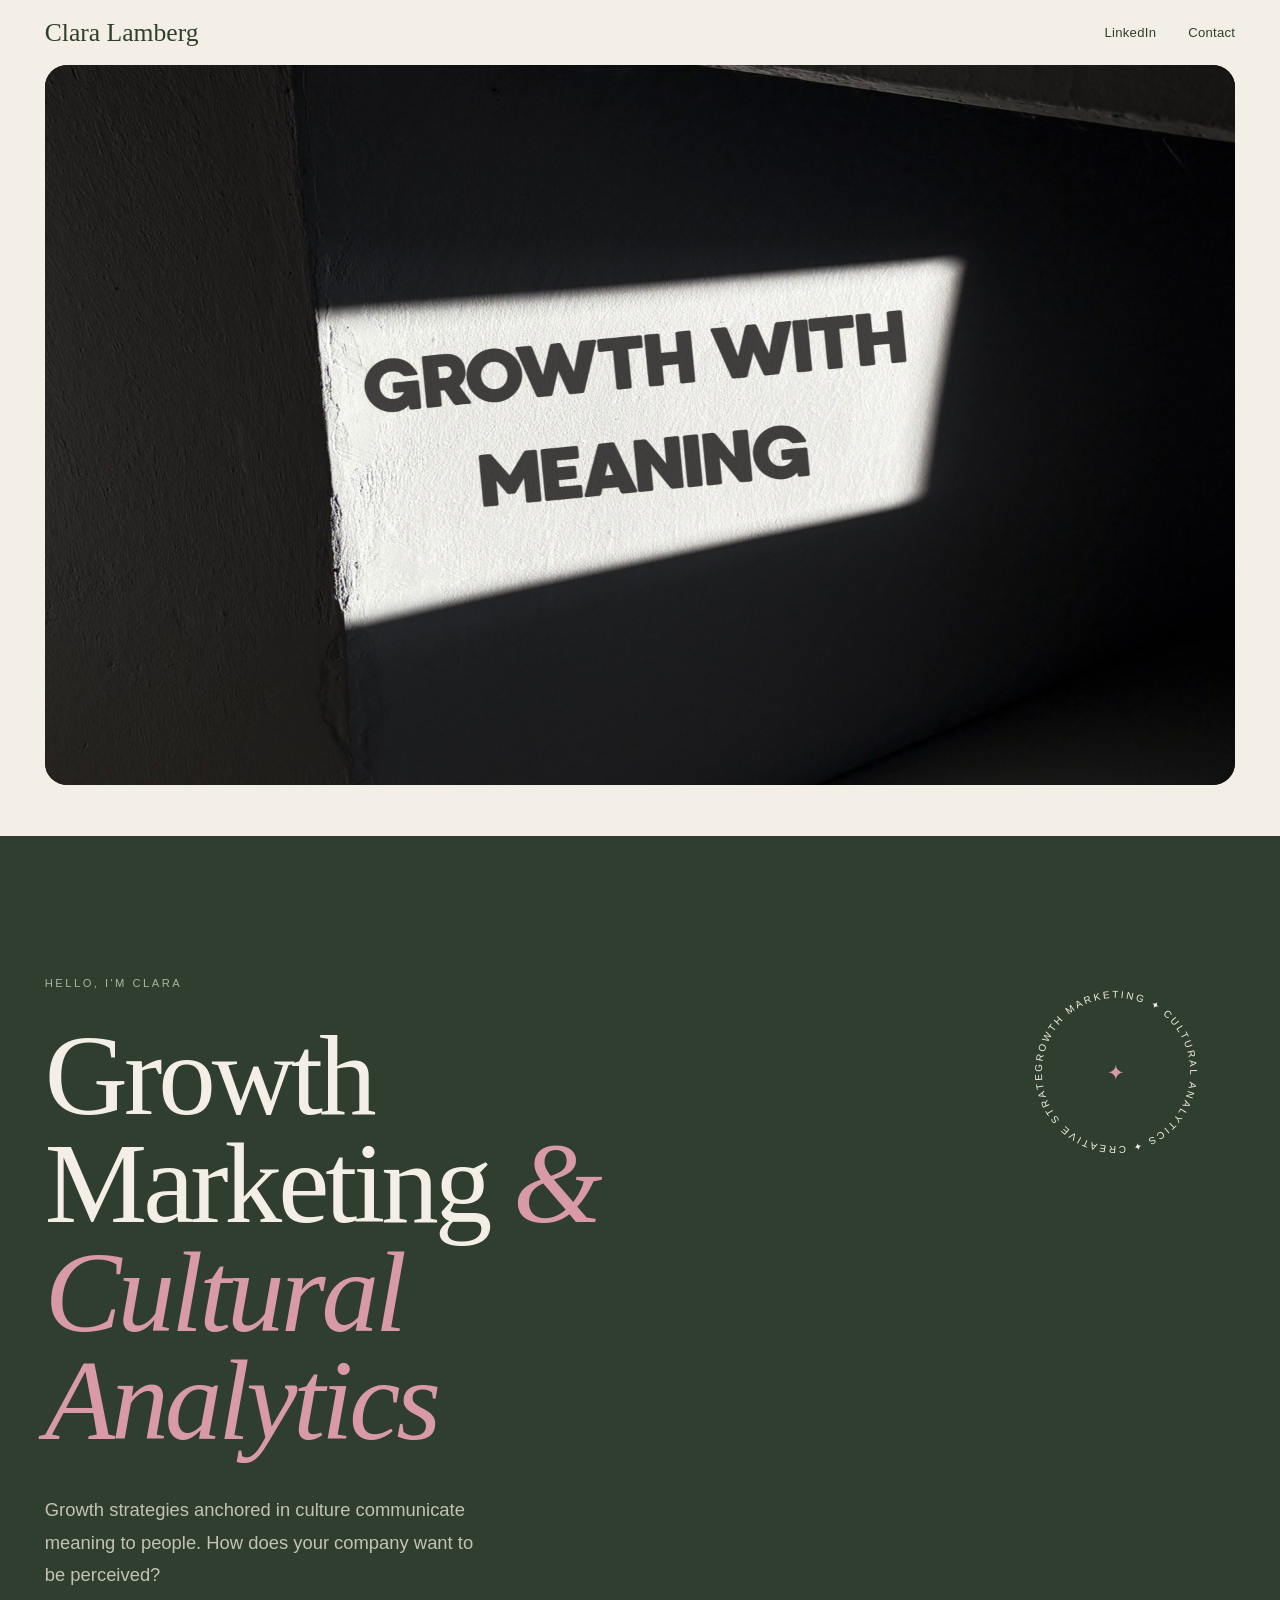
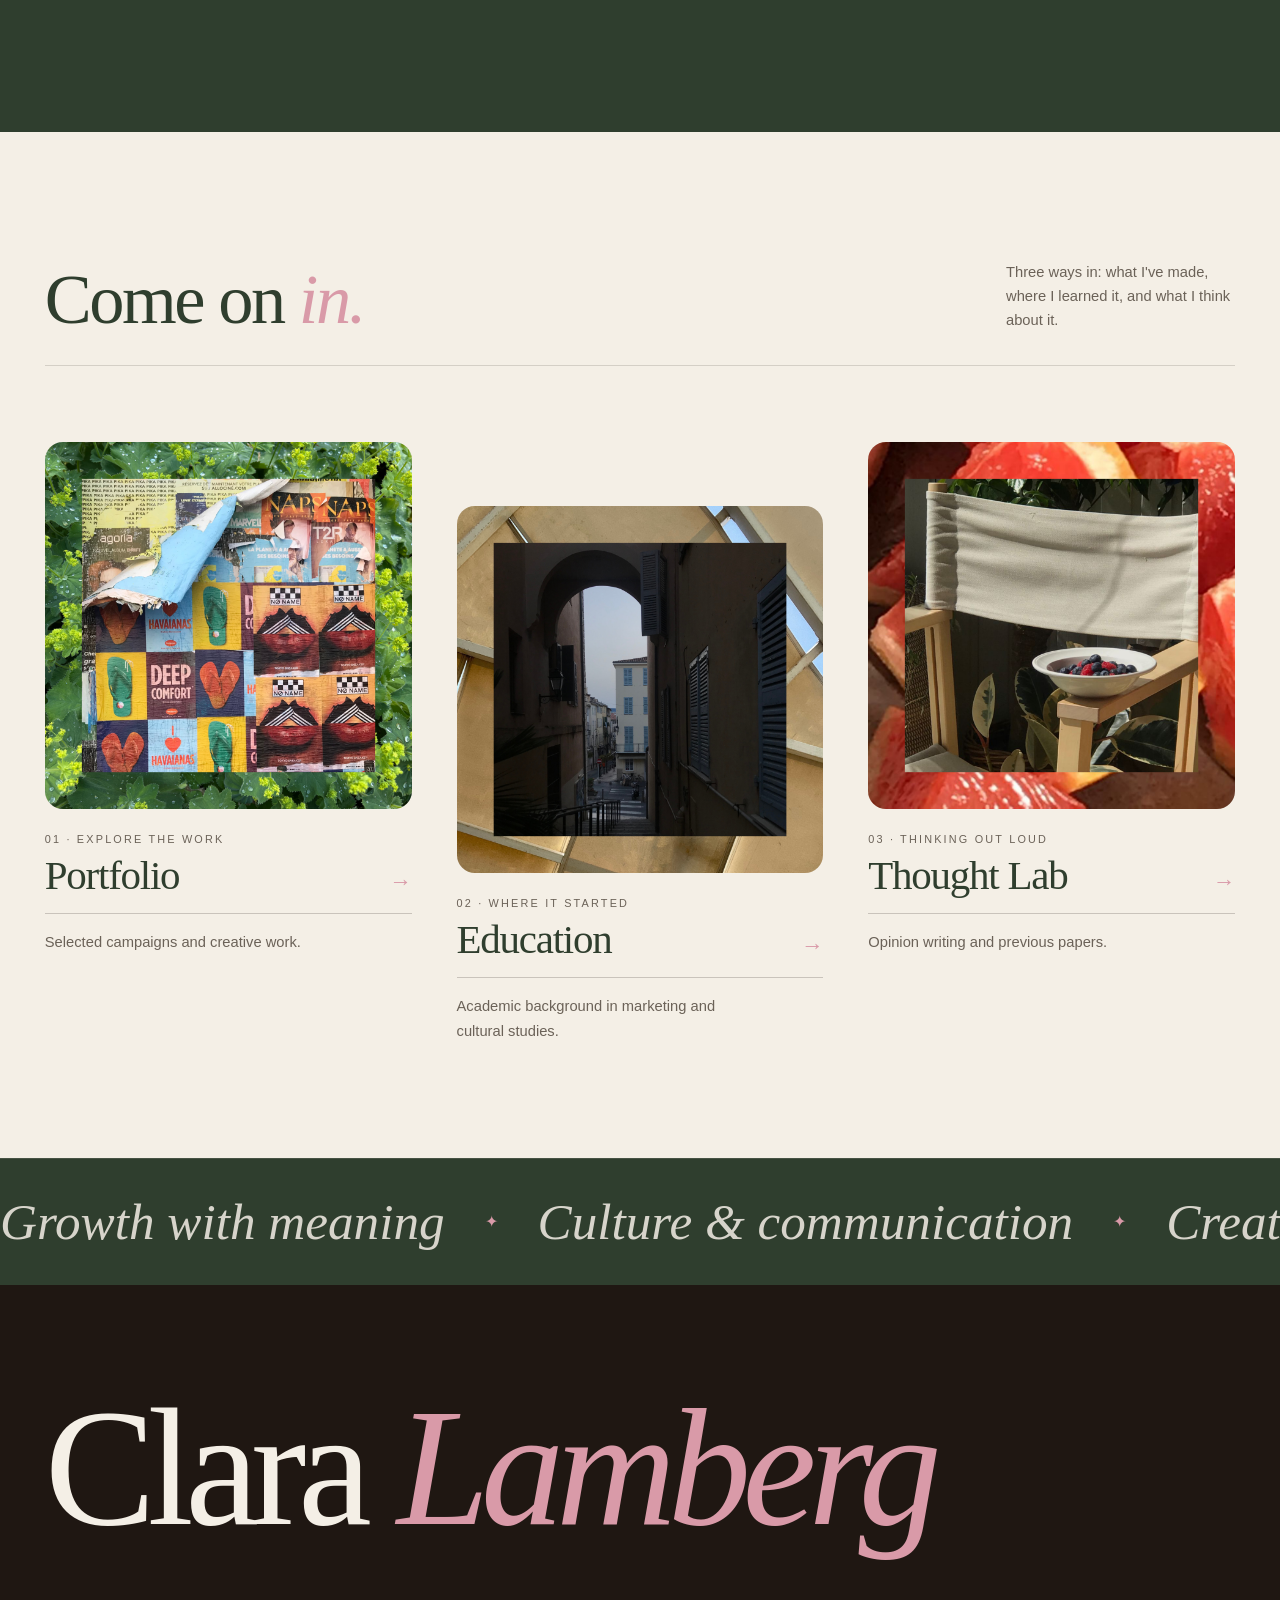
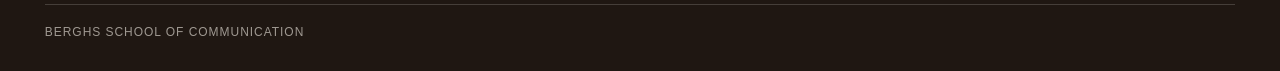
<file: index.html>
<!DOCTYPE html>
<html lang="en">
<head>
  <!-- Google Tag Manager -->
<script>(function(w,d,s,l,i){w[l]=w[l]||[];w[l].push({'gtm.start':
new Date().getTime(),event:'gtm.js'});var f=d.getElementsByTagName(s)[0],
j=d.createElement(s),dl=l!='dataLayer'?'&l='+l:'';j.async=true;j.src=
'https://www.googletagmanager.com/gtm.js?id='+i+dl;f.parentNode.insertBefore(j,f);
})(window,document,'script','dataLayer','GTM-N8HHXP2M');</script>
<!-- End Google Tag Manager -->
  <meta charset="utf-8">
  <meta name="viewport" content="width=device-width, initial-scale=1">
  <link href="https://fonts.googleapis.com/css2?family=Roboto&display=swap" rel="stylesheet">
  <title>Clara Lamberg</title>
  <link rel="stylesheet" href="styles.css"/>
</head>
<body>
  <!-- Google Tag Manager (noscript) -->
<noscript><iframe src="https://www.googletagmanager.com/ns.html?id=GTM-N8HHXP2M"
height="0" width="0" style="display:none;visibility:hidden"></iframe></noscript>
<!-- End Google Tag Manager (noscript) -->
      <!-- Header -->

   <header class="site-header" id="siteHeader">
    <a class="name" href="index.html">Clara Lamberg</a>
    <nav class="site-nav" aria-label="Main navigation">
      <a href="https://www.linkedin.com/in/clara-lamberg-18b7282b8" target="_blank" rel="noopener noreferrer">LinkedIn</a>
      <a href="mailto:clara.lamberg@hotmail.se">Contact</a>
    </nav>
  </header>
 
  <main>
    <section class="hero">
      <img src="hero.png" alt="Growth with meaning">
    </section>
 
    <section class="intro">
      <div class="intro-inner">
        <p class="label reveal">Hello, I'm Clara</p>
        <h1 class="reveal">Growth Marketing <em>&amp; Cultural Analytics</em></h1>
        <p class="lead reveal">Growth strategies anchored in culture communicate meaning to people. How does your company want to be perceived?</p>
        <svg class="badge" viewBox="0 0 200 200" aria-hidden="true">
          <defs><path id="circ" d="M100,100 m-78,0 a78,78 0 1,1 156,0 a78,78 0 1,1 -156,0"/></defs>
          <text><textPath href="#circ">Growth Marketing ✦ Cultural Analytics ✦ Creative Strategy ✦</textPath></text>
          <text class="star" x="100" y="108" text-anchor="middle">✦</text>
        </svg>
      </div>
    </section>
 
    <section class="work" aria-label="Explore Clara's work">
      <div class="work-head reveal">
        <h2>Come on <em>in.</em></h2>
        <p>Three ways in: what I've made, where I learned it, and what I think about it.</p>
      </div>
 
      <div class="cards">
        <a class="card reveal" href="portfolio.html">
          <div class="card-img"><img src="hemsidabild1.png" alt="Selected portfolio work" loading="lazy"></div>
          <span class="card-eyebrow">01 · Explore the work</span>
          <div class="card-title"><h3>Portfolio</h3><span class="arrow">→</span></div>
          <p>Selected campaigns and creative work.</p>
        </a>
 
        <a class="card reveal" href="education.html">
          <div class="card-img"><img src="hemsidabild2.png" alt="Academic background" loading="lazy"></div>
          <span class="card-eyebrow">02 · Where it started</span>
          <div class="card-title"><h3>Education</h3><span class="arrow">→</span></div>
          <p>Academic background in marketing and cultural studies.</p>
        </a>
 
        <a class="card reveal" href="thoughtlab.html">
          <div class="card-img"><img src="hemsidabild3.png" alt="Thought Lab and previous work" loading="lazy"></div>
          <span class="card-eyebrow">03 · Thinking out loud</span>
          <div class="card-title"><h3>Thought Lab</h3><span class="arrow">→</span></div>
          <p>Opinion writing and previous papers.</p>
        </a>
      </div>
    </section>
  </main>
 
  <section class="marquee" aria-label="Scrolling statement">
    <div class="track">
      <span>Growth with meaning</span><span class="dot">✦</span><span>Culture &amp; communication</span><span class="dot">✦</span><span>Creative strategy</span><span class="dot">✦</span><span>Growth marketing</span><span class="dot">✦</span>
      <span>Growth with meaning</span><span class="dot">✦</span><span>Culture &amp; communication</span><span class="dot">✦</span><span>Creative strategy</span><span class="dot">✦</span><span>Growth marketing</span><span class="dot">✦</span>
    </div>
  </section>
 
  <footer class="site-footer">
    <p class="footer-name">Clara <em>Lamberg</em></p>
    <div class="footer-bottom">Berghs School of Communication</div>
  </footer>
 
  <script>
    const header = document.getElementById("siteHeader");
    const onScroll = () => header.classList.toggle("is-solid", window.scrollY > 24);
    onScroll();
    window.addEventListener("scroll", onScroll, { passive: true });
 
    const io = new IntersectionObserver((entries) => {
      entries.forEach((e) => { if (e.isIntersecting) { e.target.classList.add("in"); io.unobserve(e.target); } });
    }, { threshold: 0.15 });
    document.querySelectorAll(".reveal").forEach((el) => io.observe(el));
  </script>
</body>
</html>
</file>
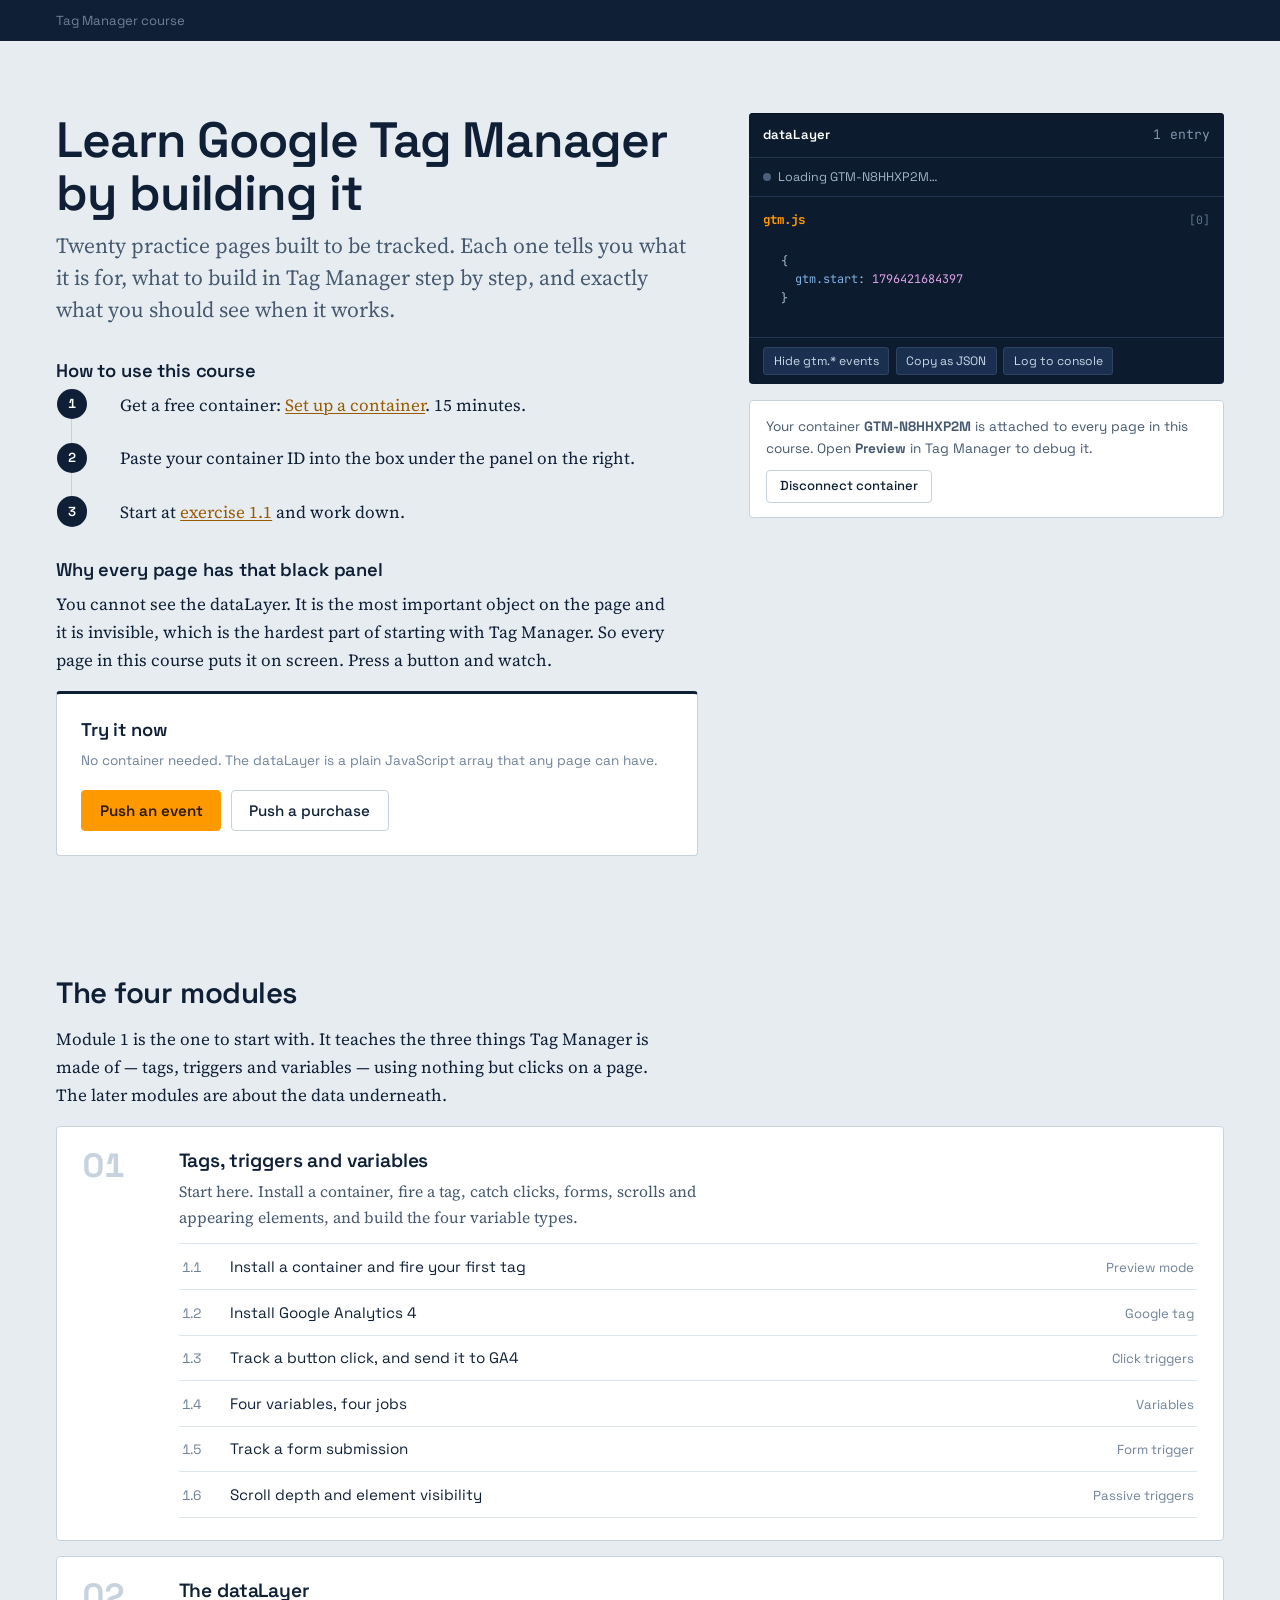
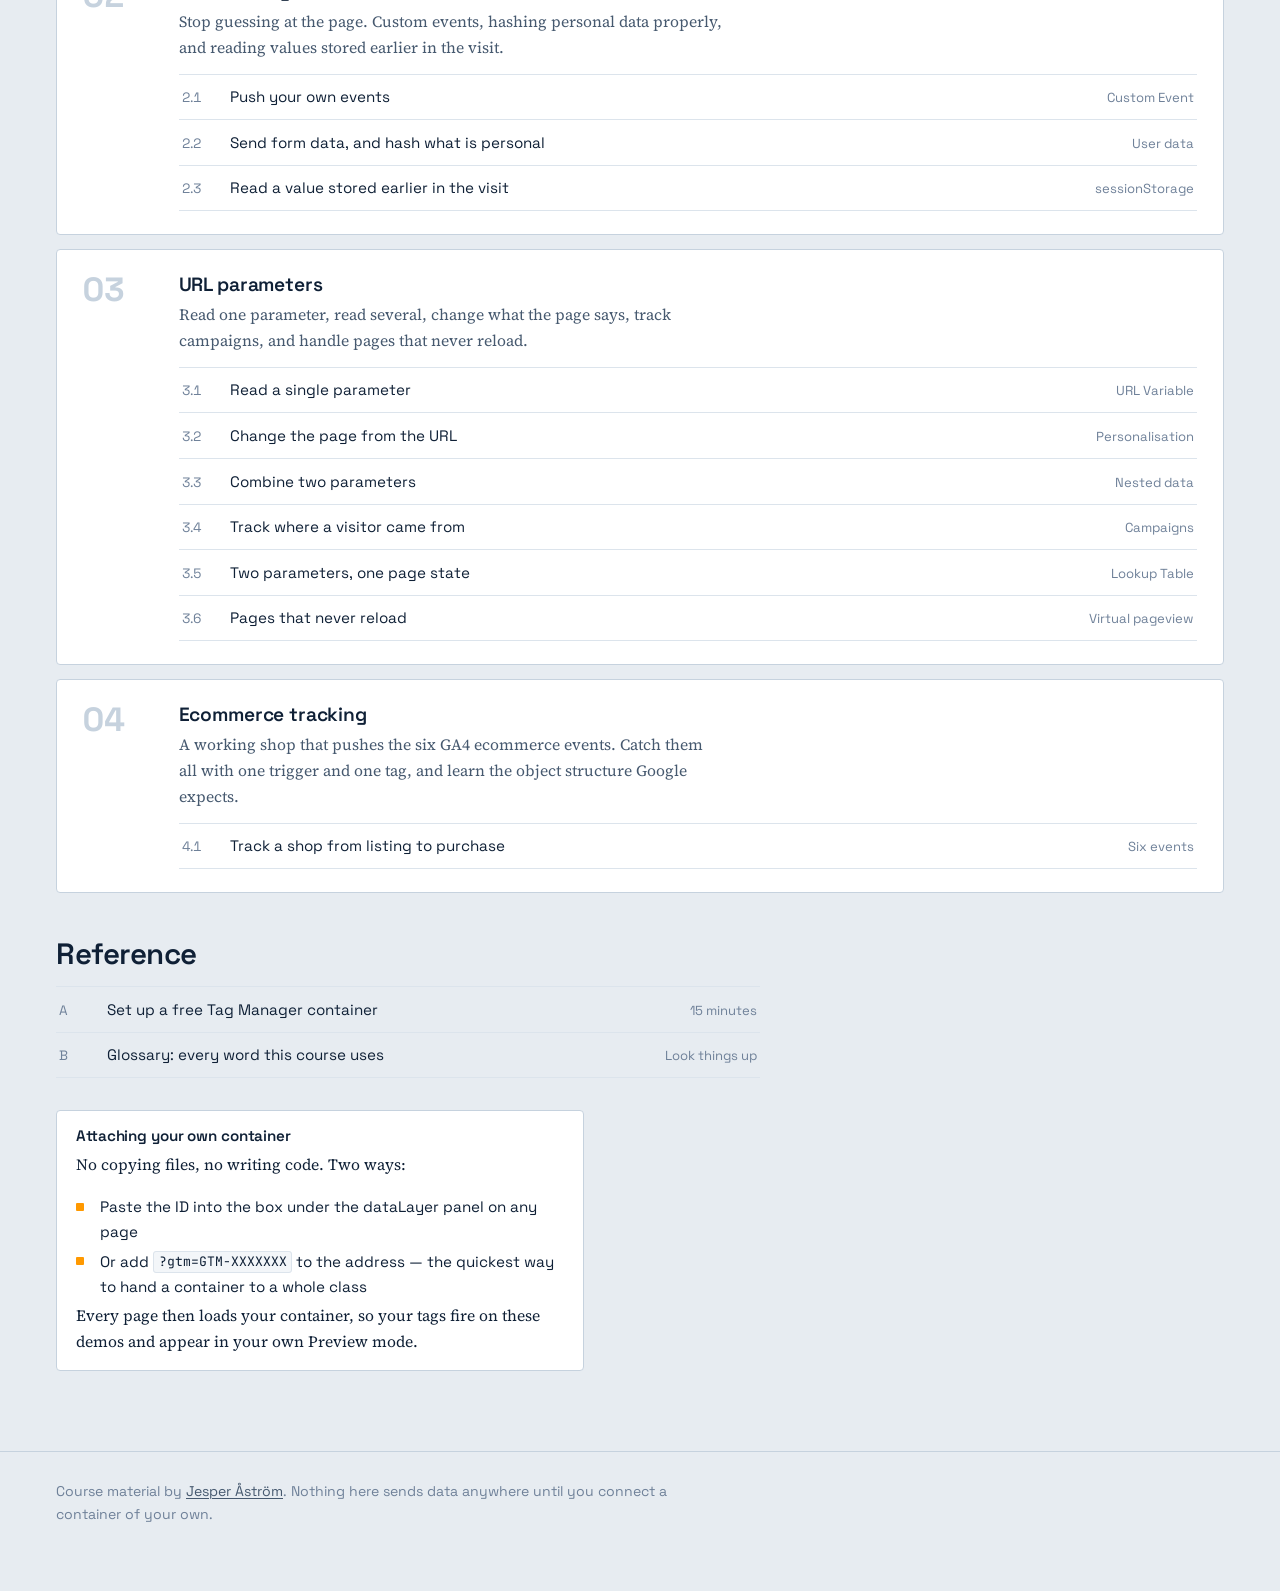
<file: gtm-course/index.html>
<!DOCTYPE html>
<html lang="en">
<head>
<meta charset="UTF-8">
<meta name="viewport" content="width=device-width, initial-scale=1.0">

<title>Google Tag Manager — a hands-on course</title>
<meta name="description" content="Twenty practice pages for learning Google Tag Manager: tags, triggers, variables, the dataLayer, URL parameters and ecommerce tracking. Attach your own container and watch the dataLayer live.">

<link rel="preconnect" href="https://fonts.googleapis.com">
<link rel="preconnect" href="https://fonts.gstatic.com" crossorigin>
<link href="https://fonts.googleapis.com/css2?family=JetBrains+Mono:wght@400;700&family=Source+Serif+4:opsz,wght@8..60,400;8..60,600&family=Space+Grotesk:wght@400;500;600;700&display=swap" rel="stylesheet">
<link rel="stylesheet" href="assets/course.css">
<script src="assets/config.js"></script>
<script src="assets/course.js"></script>
</head>
<body>

<a class="skip" href="#main">Skip to content</a>

<nav aria-label="Breadcrumb">
    <ul class="crumbs">
        <li><a href="index.html" aria-current="page">Tag Manager course</a></li>
    </ul>
</nav>

<main id="main" class="wrap">

    <section class="hero">
        <div class="hero-grid">
            <div>
                <h1>Learn Google Tag Manager by building it</h1>
                <p class="lede">Twenty practice pages built to be tracked. Each one tells you what it is for, what to
                    build in Tag Manager step by step, and exactly what you should see when it works.</p>

                <h3>How to use this course</h3>
                <ol class="steps">
                    <li><p>Get a free container: <a href="reference/setup.html">Set up a container</a>. 15 minutes.</p></li>
                    <li><p>Paste your container ID into the box under the panel on the right.</p></li>
                    <li><p>Start at <a href="01-gtm-basics/1-first-tag.html">exercise 1.1</a> and work down.</p></li>
                </ol>

                <h3>Why every page has that black panel</h3>
                <p>You cannot see the dataLayer. It is the most important object on the page and it is invisible,
                    which is the hardest part of starting with Tag Manager. So every page in this course puts it on
                    screen. Press a button and watch.</p>

                <div class="demo">
                    <h3>Try it now</h3>
                    <p class="demo-hint">No container needed. The dataLayer is a plain JavaScript array that any page
                        can have.</p>
                    <div class="row">
                        <button class="btn signal" id="hero-btn">Push an event</button>
                        <button class="btn secondary" id="hero-btn-2">Push a purchase</button>
                    </div>
                </div>
            </div>

            <div id="monitor"></div>
        </div>
    </section>

    <section class="page">
        <h2>The four modules</h2>
        <p>Module 1 is the one to start with. It teaches the three things Tag Manager is made of — tags, triggers and
            variables — using nothing but clicks on a page. The later modules are about the data underneath.</p>

        <ol class="module-list">

            <li class="module">
                <div>
                    <h3><a href="01-gtm-basics/index.html">Tags, triggers and variables</a></h3>
                    <p>Start here. Install a container, fire a tag, catch clicks, forms, scrolls and appearing
                        elements, and build the four variable types.</p>
                    <ul class="exercises">
            <li><a href="01-gtm-basics/1-first-tag.html"><span class="n">1.1</span><span>Install a container and fire your first tag</span><span class="what">Preview mode</span></a></li>
            <li><a href="01-gtm-basics/2-install-ga4.html"><span class="n">1.2</span><span>Install Google Analytics 4</span><span class="what">Google tag</span></a></li>
            <li><a href="01-gtm-basics/3-click-trigger.html"><span class="n">1.3</span><span>Track a button click, and send it to GA4</span><span class="what">Click triggers</span></a></li>
            <li><a href="01-gtm-basics/4-variables.html"><span class="n">1.4</span><span>Four variables, four jobs</span><span class="what">Variables</span></a></li>
            <li><a href="01-gtm-basics/5-form-trigger.html"><span class="n">1.5</span><span>Track a form submission</span><span class="what">Form trigger</span></a></li>
            <li><a href="01-gtm-basics/6-scroll-visibility.html"><span class="n">1.6</span><span>Scroll depth and element visibility</span><span class="what">Passive triggers</span></a></li>
                    </ul>
                </div>
            </li>

            <li class="module">
                <div>
                    <h3><a href="02-datalayer/index.html">The dataLayer</a></h3>
                    <p>Stop guessing at the page. Custom events, hashing personal data properly, and reading values
                        stored earlier in the visit.</p>
                    <ul class="exercises">
                        <li><a href="02-datalayer/1-push-events.html"><span class="n">2.1</span><span>Push your own events</span><span class="what">Custom Event</span></a></li>
                        <li><a href="02-datalayer/2-form-user-data.html"><span class="n">2.2</span><span>Send form data, and hash what is personal</span><span class="what">User data</span></a></li>
                        <li><a href="02-datalayer/3-storage.html"><span class="n">2.3</span><span>Read a value stored earlier in the visit</span><span class="what">sessionStorage</span></a></li>
                    </ul>
                </div>
            </li>

            <li class="module">
                <div>
                    <h3><a href="03-url-parameters/index.html">URL parameters</a></h3>
                    <p>Read one parameter, read several, change what the page says, track campaigns, and handle
                        pages that never reload.</p>
                    <ul class="exercises">
                        <li><a href="03-url-parameters/1-one-parameter.html"><span class="n">3.1</span><span>Read a single parameter</span><span class="what">URL Variable</span></a></li>
                        <li><a href="03-url-parameters/2-swap-content.html"><span class="n">3.2</span><span>Change the page from the URL</span><span class="what">Personalisation</span></a></li>
                        <li><a href="03-url-parameters/3-two-parameters.html"><span class="n">3.3</span><span>Combine two parameters</span><span class="what">Nested data</span></a></li>
                        <li><a href="03-url-parameters/4-campaign-source.html"><span class="n">3.4</span><span>Track where a visitor came from</span><span class="what">Campaigns</span></a></li>
                        <li><a href="03-url-parameters/5-personalise.html"><span class="n">3.5</span><span>Two parameters, one page state</span><span class="what">Lookup Table</span></a></li>
                        <li><a href="03-url-parameters/6-virtual-pageviews.html"><span class="n">3.6</span><span>Pages that never reload</span><span class="what">Virtual pageview</span></a></li>
                    </ul>
                </div>
            </li>

            <li class="module">
                <div>
                    <h3><a href="04-ecommerce/index.html">Ecommerce tracking</a></h3>
                    <p>A working shop that pushes the six GA4 ecommerce events. Catch them all with one trigger and
                        one tag, and learn the object structure Google expects.</p>
                    <ul class="exercises">
                        <li><a href="04-ecommerce/1-shop.html"><span class="n">4.1</span><span>Track a shop from listing to purchase</span><span class="what">Six events</span></a></li>
                    </ul>
                </div>
            </li>

        </ol>

        <h2>Reference</h2>
        <ul class="exercises" style="max-width:44rem">
            <li><a href="reference/setup.html"><span class="n">A</span><span>Set up a free Tag Manager container</span><span class="what">15 minutes</span></a></li>
            <li><a href="reference/glossary.html"><span class="n">B</span><span>Glossary: every word this course uses</span><span class="what">Look things up</span></a></li>
        </ul>

        <div class="note" style="margin-top:2rem">
            <h3>Attaching your own container</h3>
            <p>No copying files, no writing code. Two ways:</p>
            <ul class="build-list">
                <li>Paste the ID into the box under the dataLayer panel on any page</li>
                <li>Or add <code>?gtm=GTM-XXXXXXX</code> to the address — the quickest way to hand a container to a whole class</li>
            </ul>
            <p>Every page then loads your container, so your tags fire on these demos and appear in your own Preview
                mode.</p>
        </div>
    </section>

</main>

<footer class="site">
    <p>Course material by <a href="https://jesperastrom.github.io/">Jesper Åström</a>.
        Nothing here sends data anywhere until you connect a container of your own.</p>
</footer>

<script>
document.getElementById('hero-btn').addEventListener('click', function () {
    Course.push({
        event: 'course_demo_click',
        button_text: this.textContent,
        page_section: 'hero'
    });
});

document.getElementById('hero-btn-2').addEventListener('click', function () {
    Course.push({
        event: 'purchase',
        ecommerce: {
            transaction_id: 'T-' + Math.floor(Math.random() * 90000 + 10000),
            value: 419.00,
            currency: 'SEK',
            items: [{ item_id: 'SKU-12', item_name: 'Demo product', price: 419.00, quantity: 1 }]
        }
    });
});
</script>

</body>
</html>
</file>
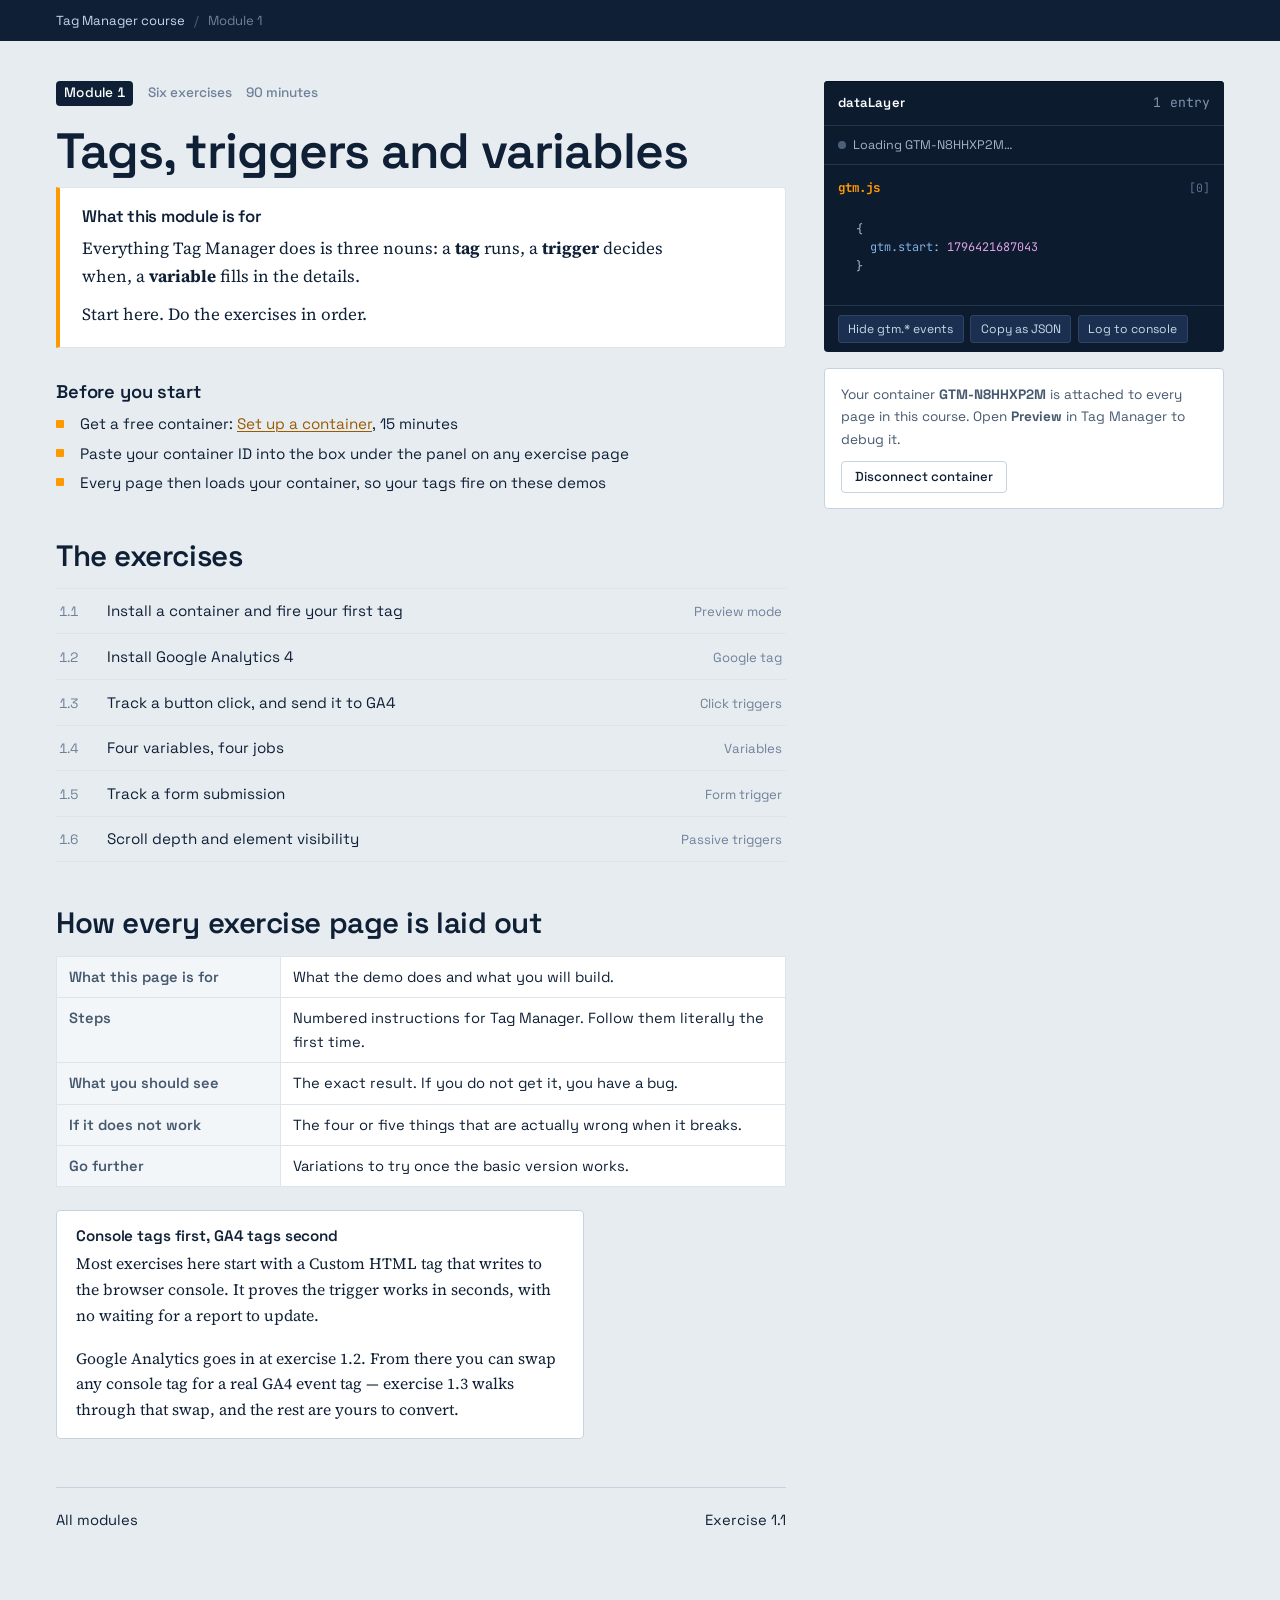
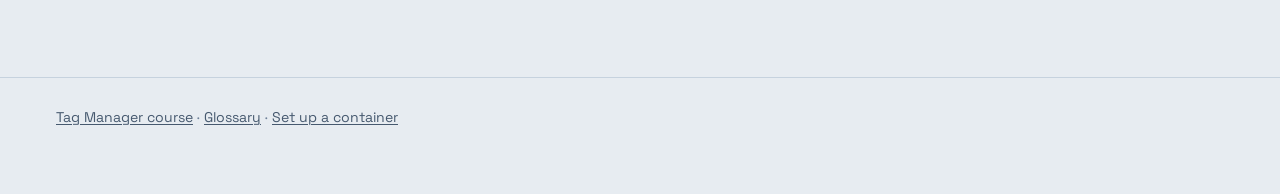
<file: gtm-course/01-gtm-basics/index.html>
<!DOCTYPE html>
<html lang="en">
<head>
<meta charset="UTF-8">
<meta name="viewport" content="width=device-width, initial-scale=1.0">
<title>Module 1 — Tags, triggers and variables</title>
<meta name="description" content="Beginner Google Tag Manager exercises: install a container, fire a tag, build click and form triggers, and create the four variable types you will use every day.">
<link rel="preconnect" href="https://fonts.googleapis.com">
<link rel="preconnect" href="https://fonts.gstatic.com" crossorigin>
<link href="https://fonts.googleapis.com/css2?family=JetBrains+Mono:wght@400;700&family=Source+Serif+4:opsz,wght@8..60,400;8..60,600&family=Space+Grotesk:wght@400;500;600;700&display=swap" rel="stylesheet">
<link rel="stylesheet" href="../assets/course.css">
<script src="../assets/config.js"></script>
<script src="../assets/course.js"></script>
</head>
<body>

<a class="skip" href="#main">Skip to content</a>

<nav aria-label="Breadcrumb">
    <ul class="crumbs">
        <li><a href="../index.html">Tag Manager course</a></li>
        <li><a href="index.html" aria-current="page">Module 1</a></li>
    </ul>
</nav>

<main id="main" class="wrap">
<div class="bench">
    <div class="column">

        <div class="ex-meta">
            <span class="ex-no">Module 1</span>
            <span>Six exercises</span>
            <span>90 minutes</span>
        </div>

        <h1>Tags, triggers and variables</h1>

        <div class="purpose">
            <h2>What this module is for</h2>
            <p>Everything Tag Manager does is three nouns: a <b>tag</b> runs, a <b>trigger</b> decides when, a
                <b>variable</b> fills in the details.</p>
            <p>Start here. Do the exercises in order.</p>
        </div>

        <h3>Before you start</h3>
        <ul class="build-list">
            <li>Get a free container: <a href="../reference/setup.html">Set up a container</a>, 15 minutes</li>
            <li>Paste your container ID into the box under the panel on any exercise page</li>
            <li>Every page then loads your container, so your tags fire on these demos</li>
        </ul>

        <h2>The exercises</h2>
        <ul class="exercises">
            <li><a href="1-first-tag.html"><span class="n">1.1</span><span>Install a container and fire your first tag</span><span class="what">Preview mode</span></a></li>
            <li><a href="2-install-ga4.html"><span class="n">1.2</span><span>Install Google Analytics 4</span><span class="what">Google tag</span></a></li>
            <li><a href="3-click-trigger.html"><span class="n">1.3</span><span>Track a button click, and send it to GA4</span><span class="what">Click triggers</span></a></li>
            <li><a href="4-variables.html"><span class="n">1.4</span><span>Four variables, four jobs</span><span class="what">Variables</span></a></li>
            <li><a href="5-form-trigger.html"><span class="n">1.5</span><span>Track a form submission</span><span class="what">Form trigger</span></a></li>
            <li><a href="6-scroll-visibility.html"><span class="n">1.6</span><span>Scroll depth and element visibility</span><span class="what">Passive triggers</span></a></li>
        </ul>

        <h2>How every exercise page is laid out</h2>
        <table class="settings">
            <tr><th>What this page is for</th><td>What the demo does and what you will build.</td></tr>
            <tr><th>Steps</th><td>Numbered instructions for Tag Manager. Follow them literally the first time.</td></tr>
            <tr><th>What you should see</th><td>The exact result. If you do not get it, you have a bug.</td></tr>
            <tr><th>If it does not work</th><td>The four or five things that are actually wrong when it breaks.</td></tr>
            <tr><th>Go further</th><td>Variations to try once the basic version works.</td></tr>
        </table>

        <div class="note">
            <h3>Console tags first, GA4 tags second</h3>
            <p>Most exercises here start with a Custom HTML tag that writes to the browser console. It proves the
                trigger works in seconds, with no waiting for a report to update.</p>
            <p>Google Analytics goes in at exercise 1.2. From there you can swap any console tag for a real GA4
                event tag — exercise 1.3 walks through that swap, and the rest are yours to convert.</p>
        </div>

        <div class="pager">
            <span><a href="../index.html">All modules</a></span>
            <span><a href="1-first-tag.html">Exercise 1.1</a></span>
        </div>

    </div>

    <div class="rail">
        <div id="monitor"></div>
    </div>
</div>
</main>

<footer class="site">
    <p><a href="../index.html">Tag Manager course</a> · <a href="../reference/glossary.html">Glossary</a> · <a href="../reference/setup.html">Set up a container</a></p>
</footer>

</body>
</html>
</file>
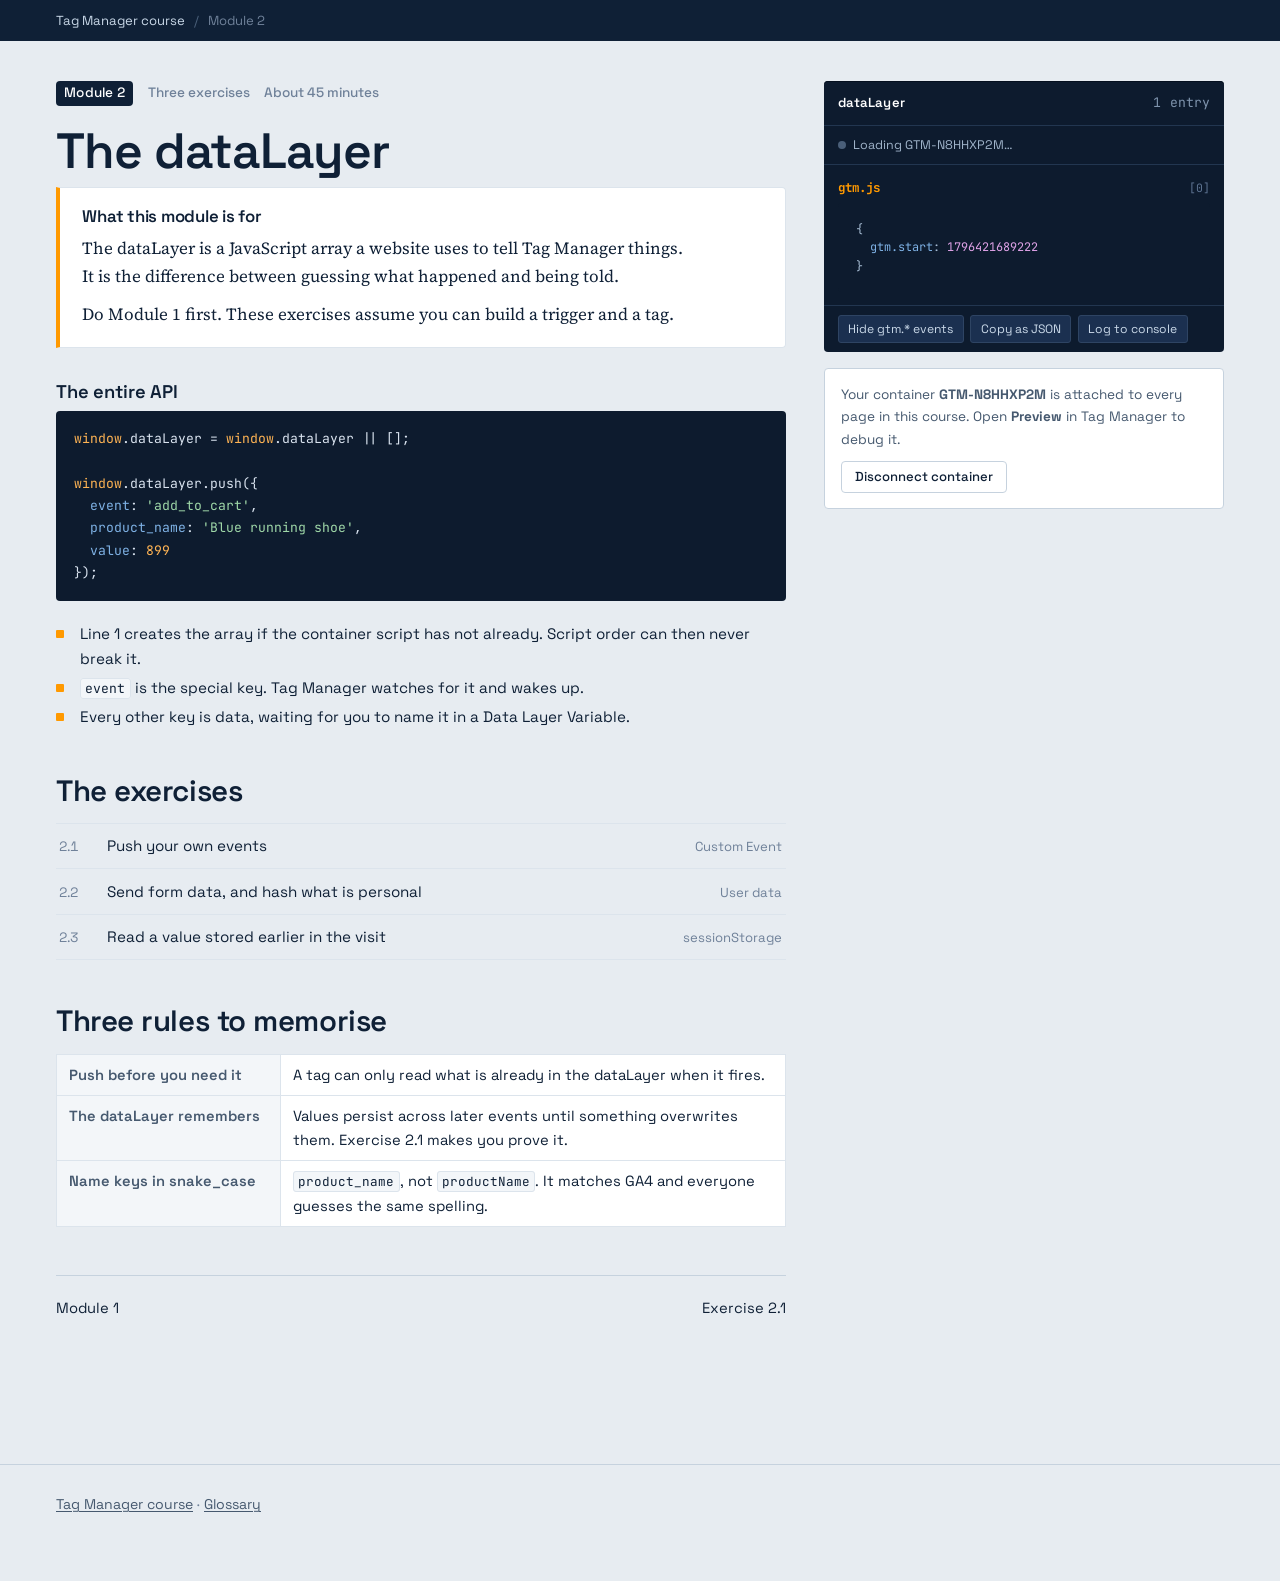
<file: gtm-course/02-datalayer/index.html>
<!DOCTYPE html>
<html lang="en">
<head>
<meta charset="UTF-8">
<meta name="viewport" content="width=device-width, initial-scale=1.0">
<title>Module 2 — The dataLayer</title>
<meta name="description" content="GTM exercises on the dataLayer: custom events, Data Layer Variables, user data and hashing, and reading values stored earlier in the visit.">
<link rel="preconnect" href="https://fonts.googleapis.com">
<link rel="preconnect" href="https://fonts.gstatic.com" crossorigin>
<link href="https://fonts.googleapis.com/css2?family=JetBrains+Mono:wght@400;700&family=Source+Serif+4:opsz,wght@8..60,400;8..60,600&family=Space+Grotesk:wght@400;500;600;700&display=swap" rel="stylesheet">
<link rel="stylesheet" href="../assets/course.css">
<script src="../assets/config.js"></script>
<script src="../assets/course.js"></script>
</head>
<body>

<a class="skip" href="#main">Skip to content</a>

<nav aria-label="Breadcrumb">
    <ul class="crumbs">
        <li><a href="../index.html">Tag Manager course</a></li>
        <li><a href="index.html" aria-current="page">Module 2</a></li>
    </ul>
</nav>

<main id="main" class="wrap">
<div class="bench">
    <div class="column">

        <div class="ex-meta">
            <span class="ex-no">Module 2</span>
            <span>Three exercises</span>
            <span>About 45 minutes</span>
        </div>

        <h1>The dataLayer</h1>

        <div class="purpose">
            <h2>What this module is for</h2>
            <p>The dataLayer is a JavaScript array a website uses to tell Tag Manager things. It is the difference
                between guessing what happened and being told.</p>
            <p>Do Module 1 first. These exercises assume you can build a trigger and a tag.</p>
        </div>

        <h3>The entire API</h3>
<pre><code><span class="tok-kw">window</span>.dataLayer = <span class="tok-kw">window</span>.dataLayer || [];

<span class="tok-kw">window</span>.dataLayer.push({
  <span class="tok-key">event</span>: <span class="tok-str">'add_to_cart'</span>,
  <span class="tok-key">product_name</span>: <span class="tok-str">'Blue running shoe'</span>,
  <span class="tok-key">value</span>: <span class="tok-kw">899</span>
});</code></pre>

        <ul class="build-list">
            <li>Line 1 creates the array if the container script has not already. Script order can then never break it.</li>
            <li><code>event</code> is the special key. Tag Manager watches for it and wakes up.</li>
            <li>Every other key is data, waiting for you to name it in a Data Layer Variable.</li>
        </ul>

        <h2>The exercises</h2>
        <ul class="exercises">
            <li><a href="1-push-events.html"><span class="n">2.1</span><span>Push your own events</span><span class="what">Custom Event</span></a></li>
            <li><a href="2-form-user-data.html"><span class="n">2.2</span><span>Send form data, and hash what is personal</span><span class="what">User data</span></a></li>
            <li><a href="3-storage.html"><span class="n">2.3</span><span>Read a value stored earlier in the visit</span><span class="what">sessionStorage</span></a></li>
        </ul>

        <h2>Three rules to memorise</h2>
        <table class="settings">
            <tr>
                <th>Push before you need it</th>
                <td>A tag can only read what is already in the dataLayer when it fires.</td>
            </tr>
            <tr>
                <th>The dataLayer remembers</th>
                <td>Values persist across later events until something overwrites them. Exercise 2.1 makes you prove it.</td>
            </tr>
            <tr>
                <th>Name keys in snake_case</th>
                <td><code>product_name</code>, not <code>productName</code>. It matches GA4 and everyone guesses the same spelling.</td>
            </tr>
        </table>

        <div class="pager">
            <span><a href="../01-gtm-basics/index.html">Module 1</a></span>
            <span><a href="1-push-events.html">Exercise 2.1</a></span>
        </div>

    </div>

    <div class="rail">
        <div id="monitor"></div>
    </div>
</div>
</main>

<footer class="site">
    <p><a href="../index.html">Tag Manager course</a> · <a href="../reference/glossary.html">Glossary</a></p>
</footer>

</body>
</html>
</file>
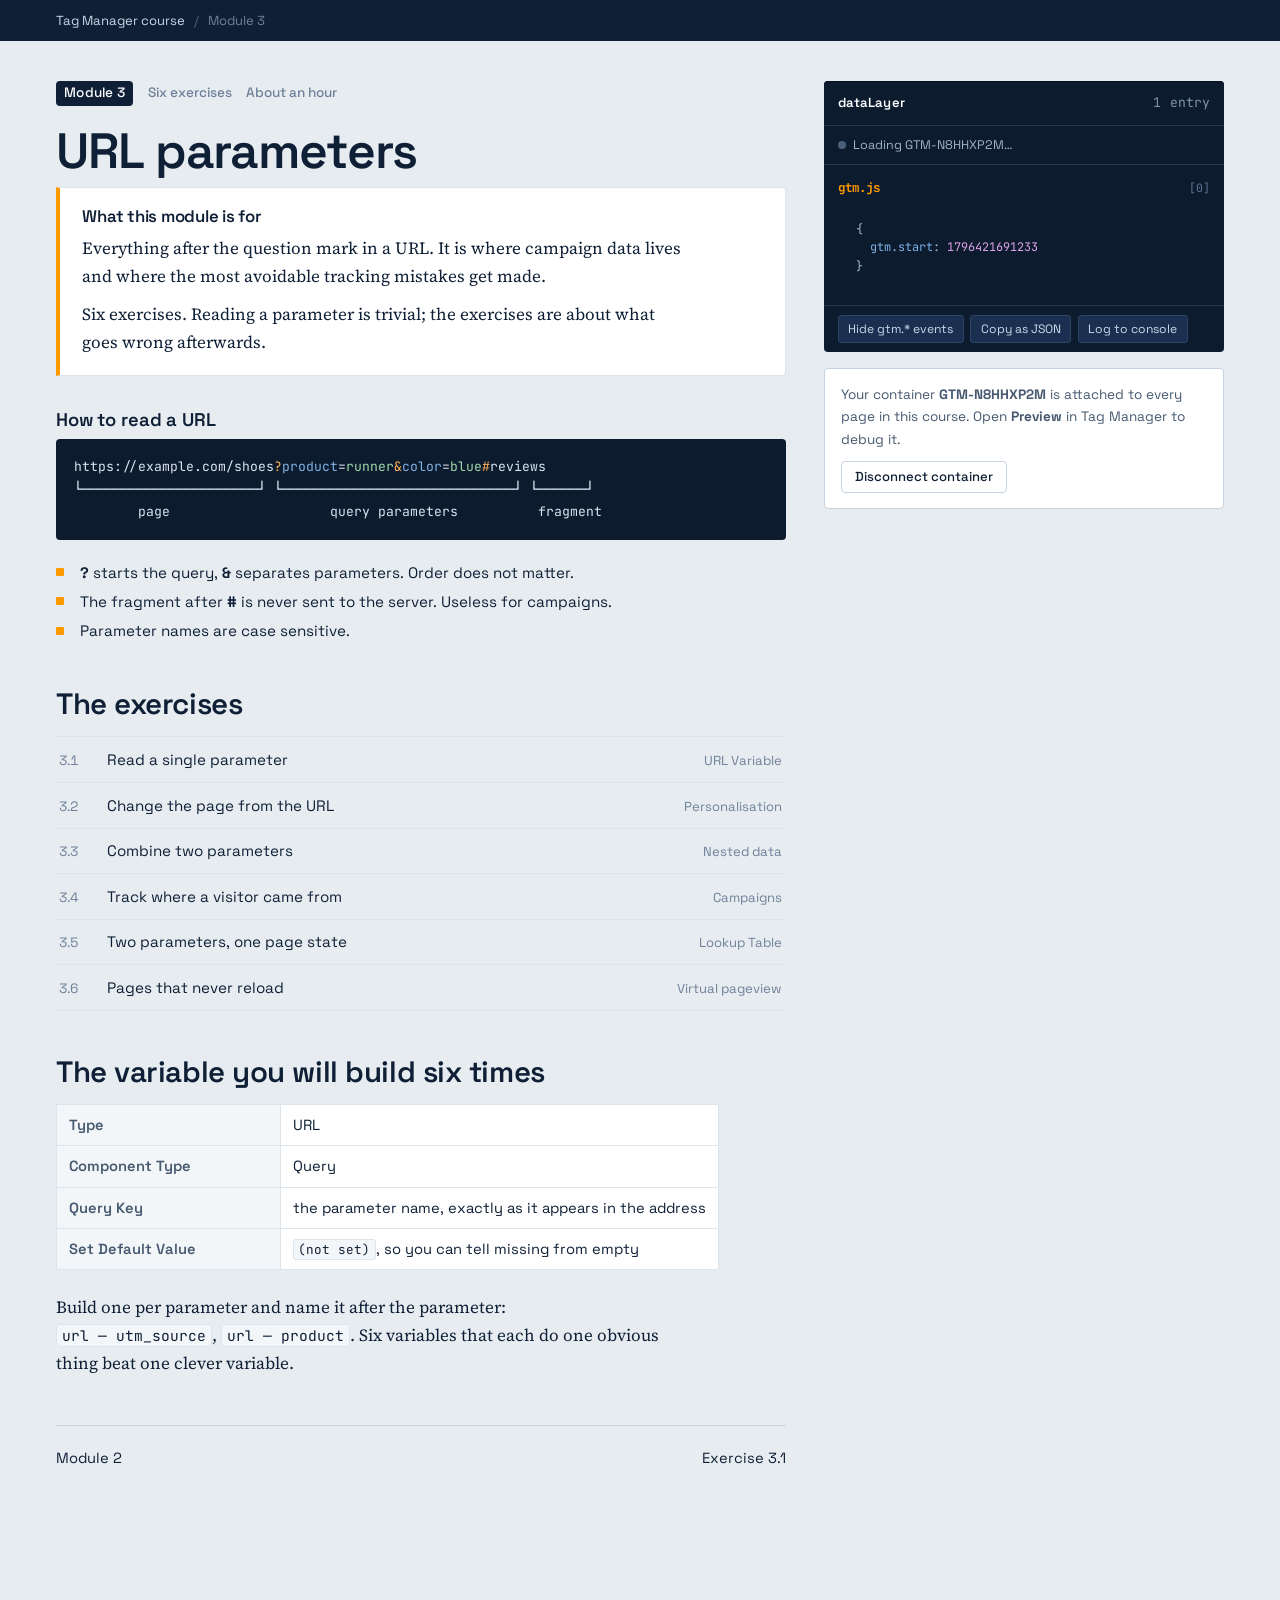
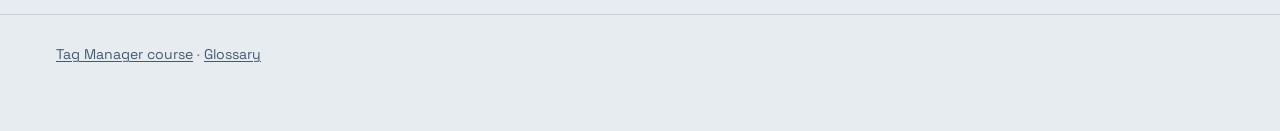
<file: gtm-course/03-url-parameters/index.html>
<!DOCTYPE html>
<html lang="en">
<head>
<meta charset="UTF-8">
<meta name="viewport" content="width=device-width, initial-scale=1.0">
<title>Module 3 — URL parameters</title>
<meta name="description" content="GTM exercises on URL query parameters: the URL Variable, campaign tracking, page personalisation and virtual pageviews.">
<link rel="preconnect" href="https://fonts.googleapis.com">
<link rel="preconnect" href="https://fonts.gstatic.com" crossorigin>
<link href="https://fonts.googleapis.com/css2?family=JetBrains+Mono:wght@400;700&family=Source+Serif+4:opsz,wght@8..60,400;8..60,600&family=Space+Grotesk:wght@400;500;600;700&display=swap" rel="stylesheet">
<link rel="stylesheet" href="../assets/course.css">
<script src="../assets/config.js"></script>
<script src="../assets/course.js"></script>
</head>
<body>

<a class="skip" href="#main">Skip to content</a>

<nav aria-label="Breadcrumb">
    <ul class="crumbs">
        <li><a href="../index.html">Tag Manager course</a></li>
        <li><a href="index.html" aria-current="page">Module 3</a></li>
    </ul>
</nav>

<main id="main" class="wrap">
<div class="bench">
    <div class="column">

        <div class="ex-meta">
            <span class="ex-no">Module 3</span>
            <span>Six exercises</span>
            <span>About an hour</span>
        </div>

        <h1>URL parameters</h1>

        <div class="purpose">
            <h2>What this module is for</h2>
            <p>Everything after the question mark in a URL. It is where campaign data lives and where the most
                avoidable tracking mistakes get made.</p>
            <p>Six exercises. Reading a parameter is trivial; the exercises are about what goes wrong afterwards.</p>
        </div>

        <h3>How to read a URL</h3>
<pre><code>https://example.com/shoes<span class="tok-kw">?</span><span class="tok-key">product</span>=<span class="tok-str">runner</span><span class="tok-kw">&amp;</span><span class="tok-key">color</span>=<span class="tok-str">blue</span><span class="tok-kw">#</span>reviews
└──────────────────────┘ └─────────────────────────────┘ └──────┘
        page                    query parameters          fragment</code></pre>

        <ul class="build-list">
            <li><b>?</b> starts the query, <b>&amp;</b> separates parameters. Order does not matter.</li>
            <li>The fragment after <b>#</b> is never sent to the server. Useless for campaigns.</li>
            <li>Parameter names are case sensitive.</li>
        </ul>

        <h2>The exercises</h2>
        <ul class="exercises">
            <li><a href="1-one-parameter.html"><span class="n">3.1</span><span>Read a single parameter</span><span class="what">URL Variable</span></a></li>
            <li><a href="2-swap-content.html"><span class="n">3.2</span><span>Change the page from the URL</span><span class="what">Personalisation</span></a></li>
            <li><a href="3-two-parameters.html"><span class="n">3.3</span><span>Combine two parameters</span><span class="what">Nested data</span></a></li>
            <li><a href="4-campaign-source.html"><span class="n">3.4</span><span>Track where a visitor came from</span><span class="what">Campaigns</span></a></li>
            <li><a href="5-personalise.html"><span class="n">3.5</span><span>Two parameters, one page state</span><span class="what">Lookup Table</span></a></li>
            <li><a href="6-virtual-pageviews.html"><span class="n">3.6</span><span>Pages that never reload</span><span class="what">Virtual pageview</span></a></li>
        </ul>

        <h2>The variable you will build six times</h2>
        <table class="settings">
            <tr><th>Type</th><td>URL</td></tr>
            <tr><th>Component Type</th><td>Query</td></tr>
            <tr><th>Query Key</th><td>the parameter name, exactly as it appears in the address</td></tr>
            <tr><th>Set Default Value</th><td><code>(not set)</code>, so you can tell missing from empty</td></tr>
        </table>

        <p>Build one per parameter and name it after the parameter: <code>url — utm_source</code>,
            <code>url — product</code>. Six variables that each do one obvious thing beat one clever variable.</p>

        <div class="pager">
            <span><a href="../02-datalayer/index.html">Module 2</a></span>
            <span><a href="1-one-parameter.html">Exercise 3.1</a></span>
        </div>

    </div>

    <div class="rail">
        <div id="monitor"></div>
    </div>
</div>
</main>

<footer class="site">
    <p><a href="../index.html">Tag Manager course</a> · <a href="../reference/glossary.html">Glossary</a></p>
</footer>

</body>
</html>
</file>
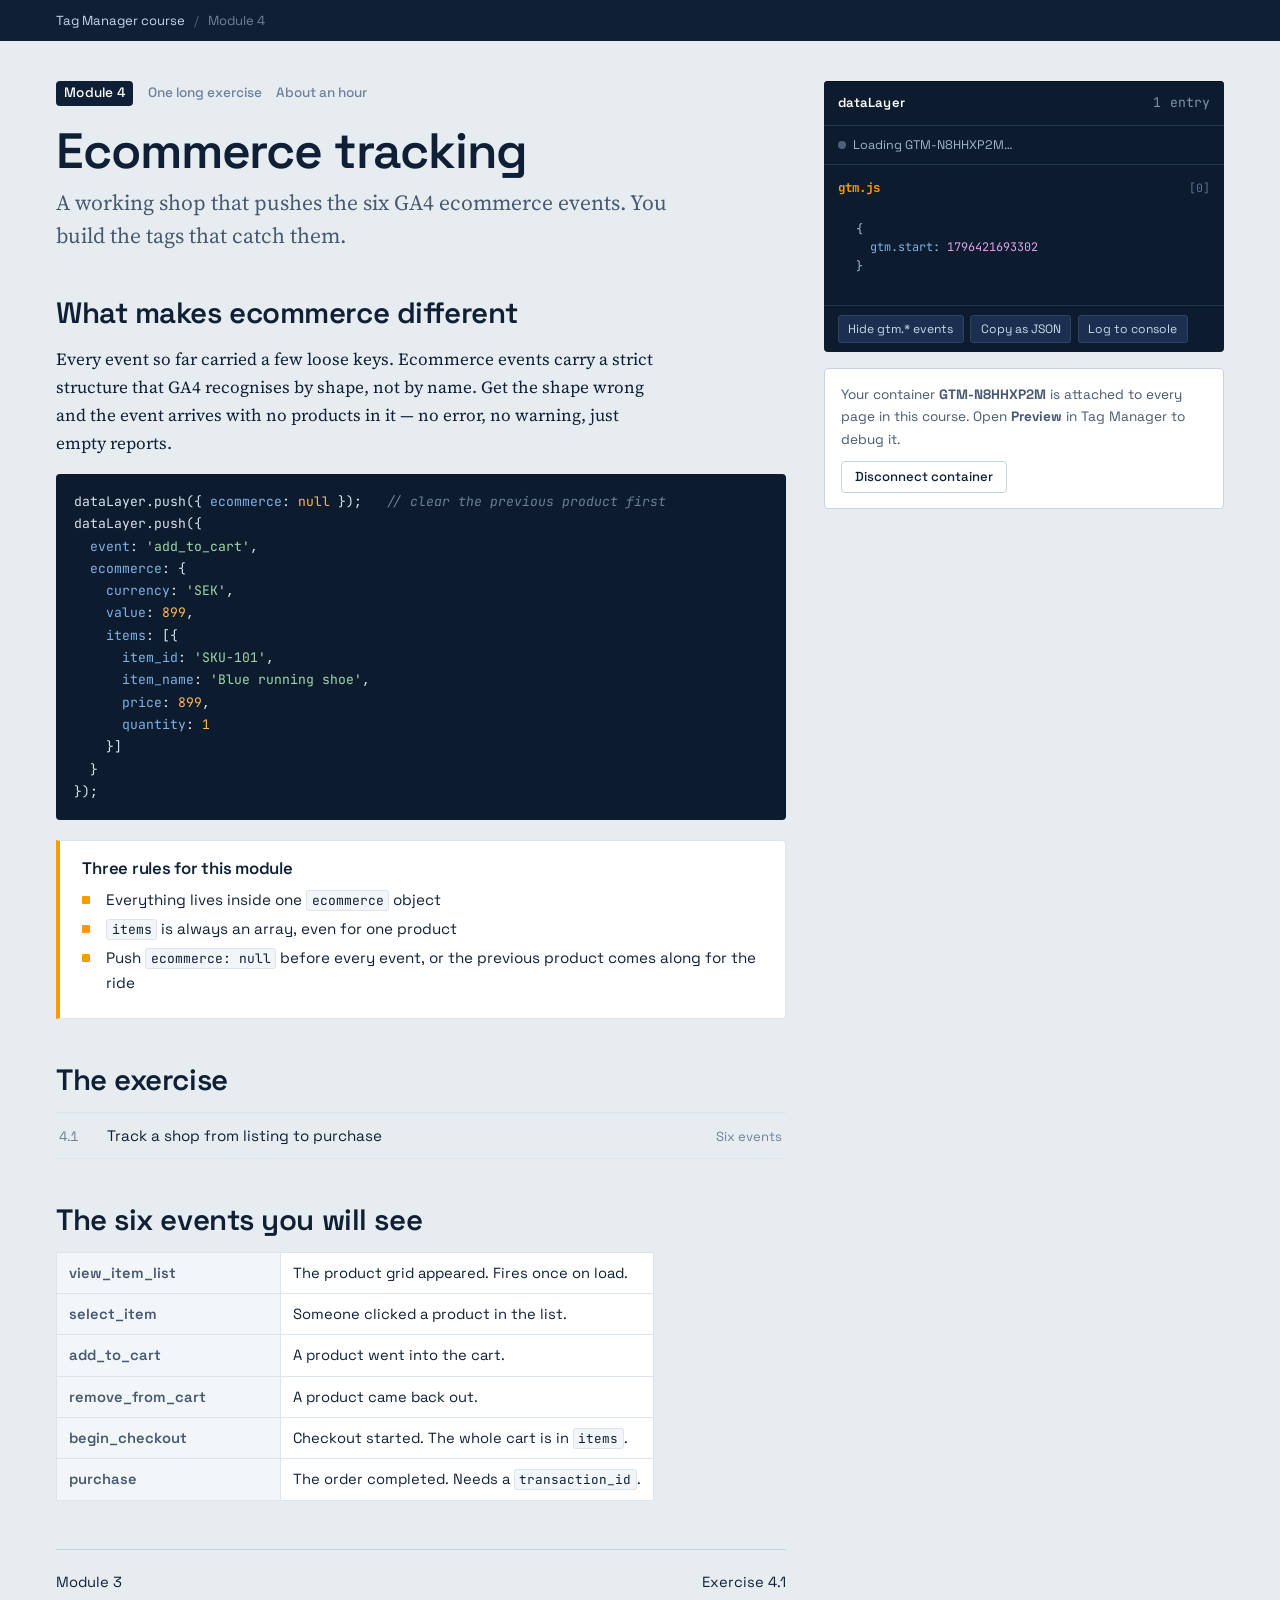
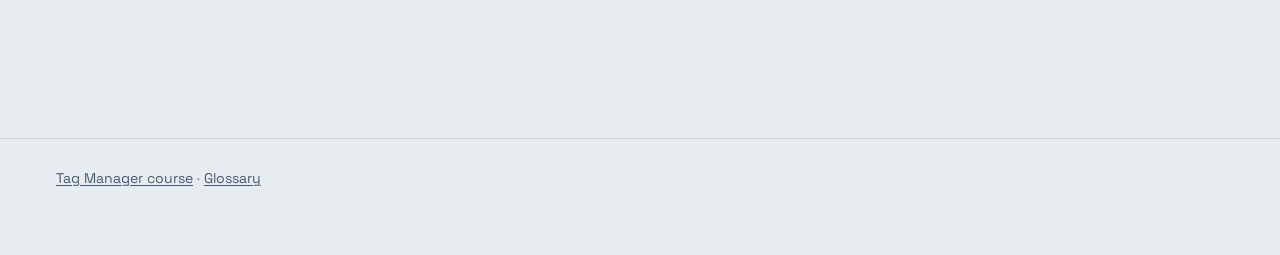
<file: gtm-course/04-ecommerce/index.html>
<!DOCTYPE html>
<html lang="en">
<head>
<meta charset="UTF-8">
<meta name="viewport" content="width=device-width, initial-scale=1.0">
<title>Module 4 — Ecommerce tracking</title>
<meta name="description" content="GA4 ecommerce exercises in Google Tag Manager: view_item_list, select_item, add_to_cart, begin_checkout and purchase.">
<link rel="preconnect" href="https://fonts.googleapis.com">
<link rel="preconnect" href="https://fonts.gstatic.com" crossorigin>
<link href="https://fonts.googleapis.com/css2?family=JetBrains+Mono:wght@400;700&family=Source+Serif+4:opsz,wght@8..60,400;8..60,600&family=Space+Grotesk:wght@400;500;600;700&display=swap" rel="stylesheet">
<link rel="stylesheet" href="../assets/course.css">
<script src="../assets/config.js"></script>
<script src="../assets/course.js"></script>
</head>
<body>

<a class="skip" href="#main">Skip to content</a>

<nav aria-label="Breadcrumb">
    <ul class="crumbs">
        <li><a href="../index.html">Tag Manager course</a></li>
        <li><a href="index.html" aria-current="page">Module 4</a></li>
    </ul>
</nav>

<main id="main" class="wrap">
<div class="bench">
    <div class="column">

        <div class="ex-meta">
            <span class="ex-no">Module 4</span>
            <span>One long exercise</span>
            <span>About an hour</span>
        </div>

        <h1>Ecommerce tracking</h1>
        <p class="lede">A working shop that pushes the six GA4 ecommerce events. You build the tags that catch them.</p>

        <h2>What makes ecommerce different</h2>
        <p>Every event so far carried a few loose keys. Ecommerce events carry a strict structure that GA4 recognises
            by shape, not by name. Get the shape wrong and the event arrives with no products in it — no error, no
            warning, just empty reports.</p>

<pre><code>dataLayer.push({ <span class="tok-key">ecommerce</span>: <span class="tok-kw">null</span> });   <span class="tok-com">// clear the previous product first</span>
dataLayer.push({
  <span class="tok-key">event</span>: <span class="tok-str">'add_to_cart'</span>,
  <span class="tok-key">ecommerce</span>: {
    <span class="tok-key">currency</span>: <span class="tok-str">'SEK'</span>,
    <span class="tok-key">value</span>: <span class="tok-kw">899</span>,
    <span class="tok-key">items</span>: [{
      <span class="tok-key">item_id</span>: <span class="tok-str">'SKU-101'</span>,
      <span class="tok-key">item_name</span>: <span class="tok-str">'Blue running shoe'</span>,
      <span class="tok-key">price</span>: <span class="tok-kw">899</span>,
      <span class="tok-key">quantity</span>: <span class="tok-kw">1</span>
    }]
  }
});</code></pre>

        <div class="purpose">
            <h2>Three rules for this module</h2>
            <ul class="build-list">
                <li>Everything lives inside one <code>ecommerce</code> object</li>
                <li><code>items</code> is always an array, even for one product</li>
                <li>Push <code>ecommerce: null</code> before every event, or the previous product comes along for the ride</li>
            </ul>
        </div>

        <h2>The exercise</h2>
        <ul class="exercises">
            <li><a href="1-shop.html"><span class="n">4.1</span><span>Track a shop from listing to purchase</span><span class="what">Six events</span></a></li>
        </ul>

        <h2>The six events you will see</h2>
        <table class="settings">
            <tr><th>view_item_list</th><td>The product grid appeared. Fires once on load.</td></tr>
            <tr><th>select_item</th><td>Someone clicked a product in the list.</td></tr>
            <tr><th>add_to_cart</th><td>A product went into the cart.</td></tr>
            <tr><th>remove_from_cart</th><td>A product came back out.</td></tr>
            <tr><th>begin_checkout</th><td>Checkout started. The whole cart is in <code>items</code>.</td></tr>
            <tr><th>purchase</th><td>The order completed. Needs a <code>transaction_id</code>.</td></tr>
        </table>

        <div class="pager">
            <span><a href="../03-url-parameters/index.html">Module 3</a></span>
            <span><a href="1-shop.html">Exercise 4.1</a></span>
        </div>

    </div>

    <div class="rail">
        <div id="monitor"></div>
    </div>
</div>
</main>

<footer class="site">
    <p><a href="../index.html">Tag Manager course</a> · <a href="../reference/glossary.html">Glossary</a></p>
</footer>

</body>
</html>
</file>
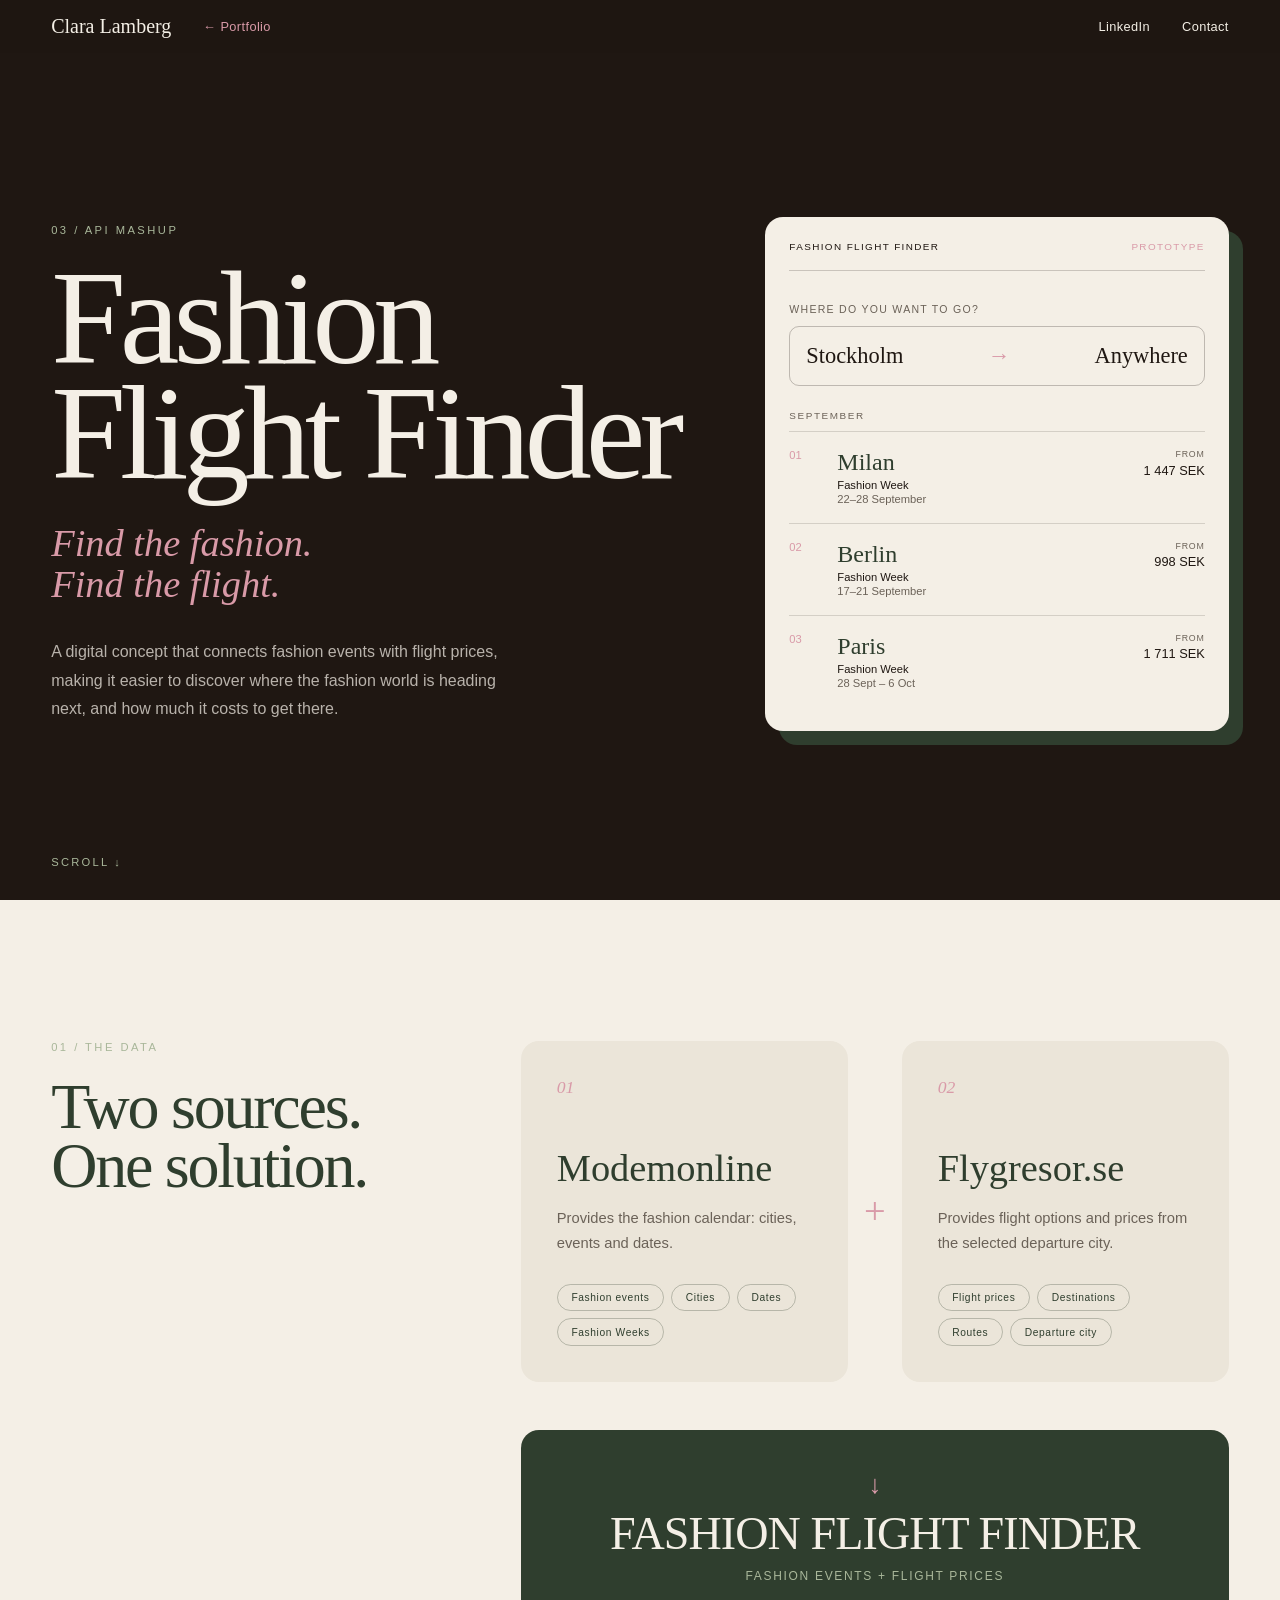
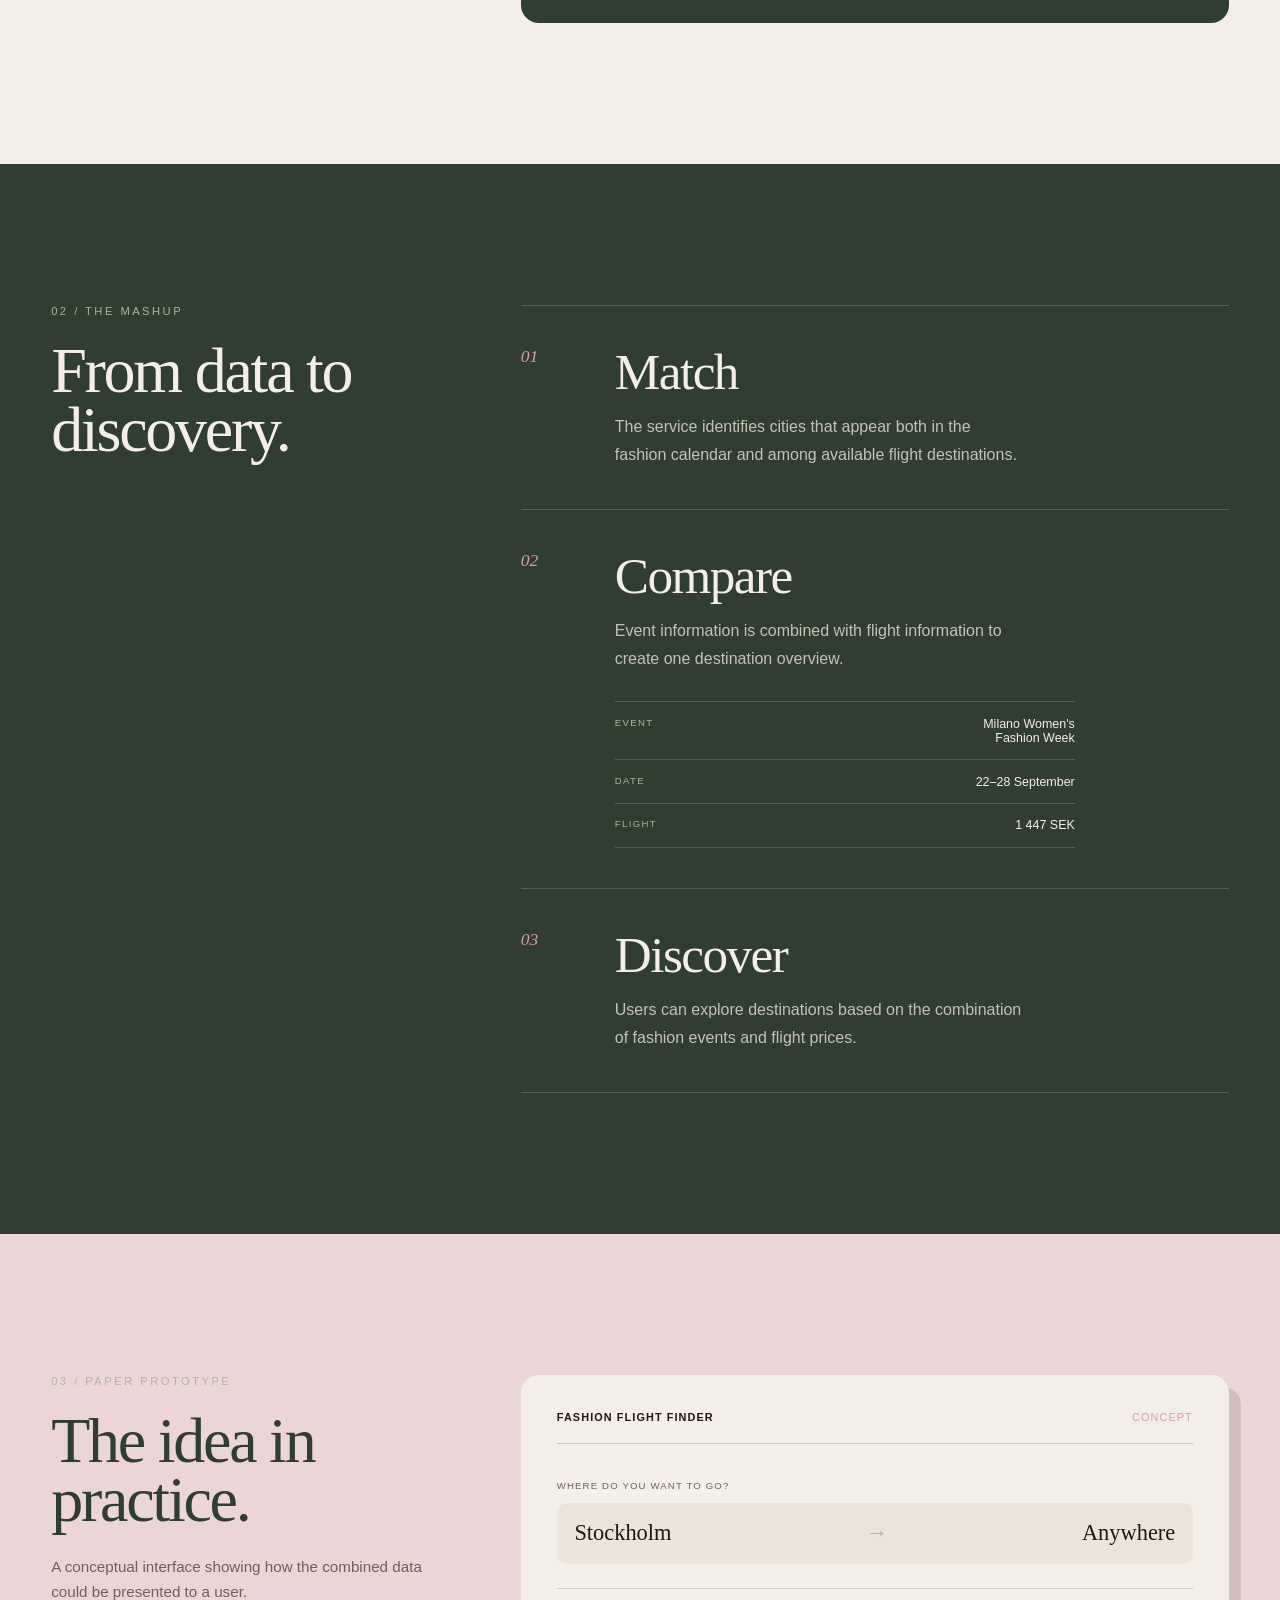
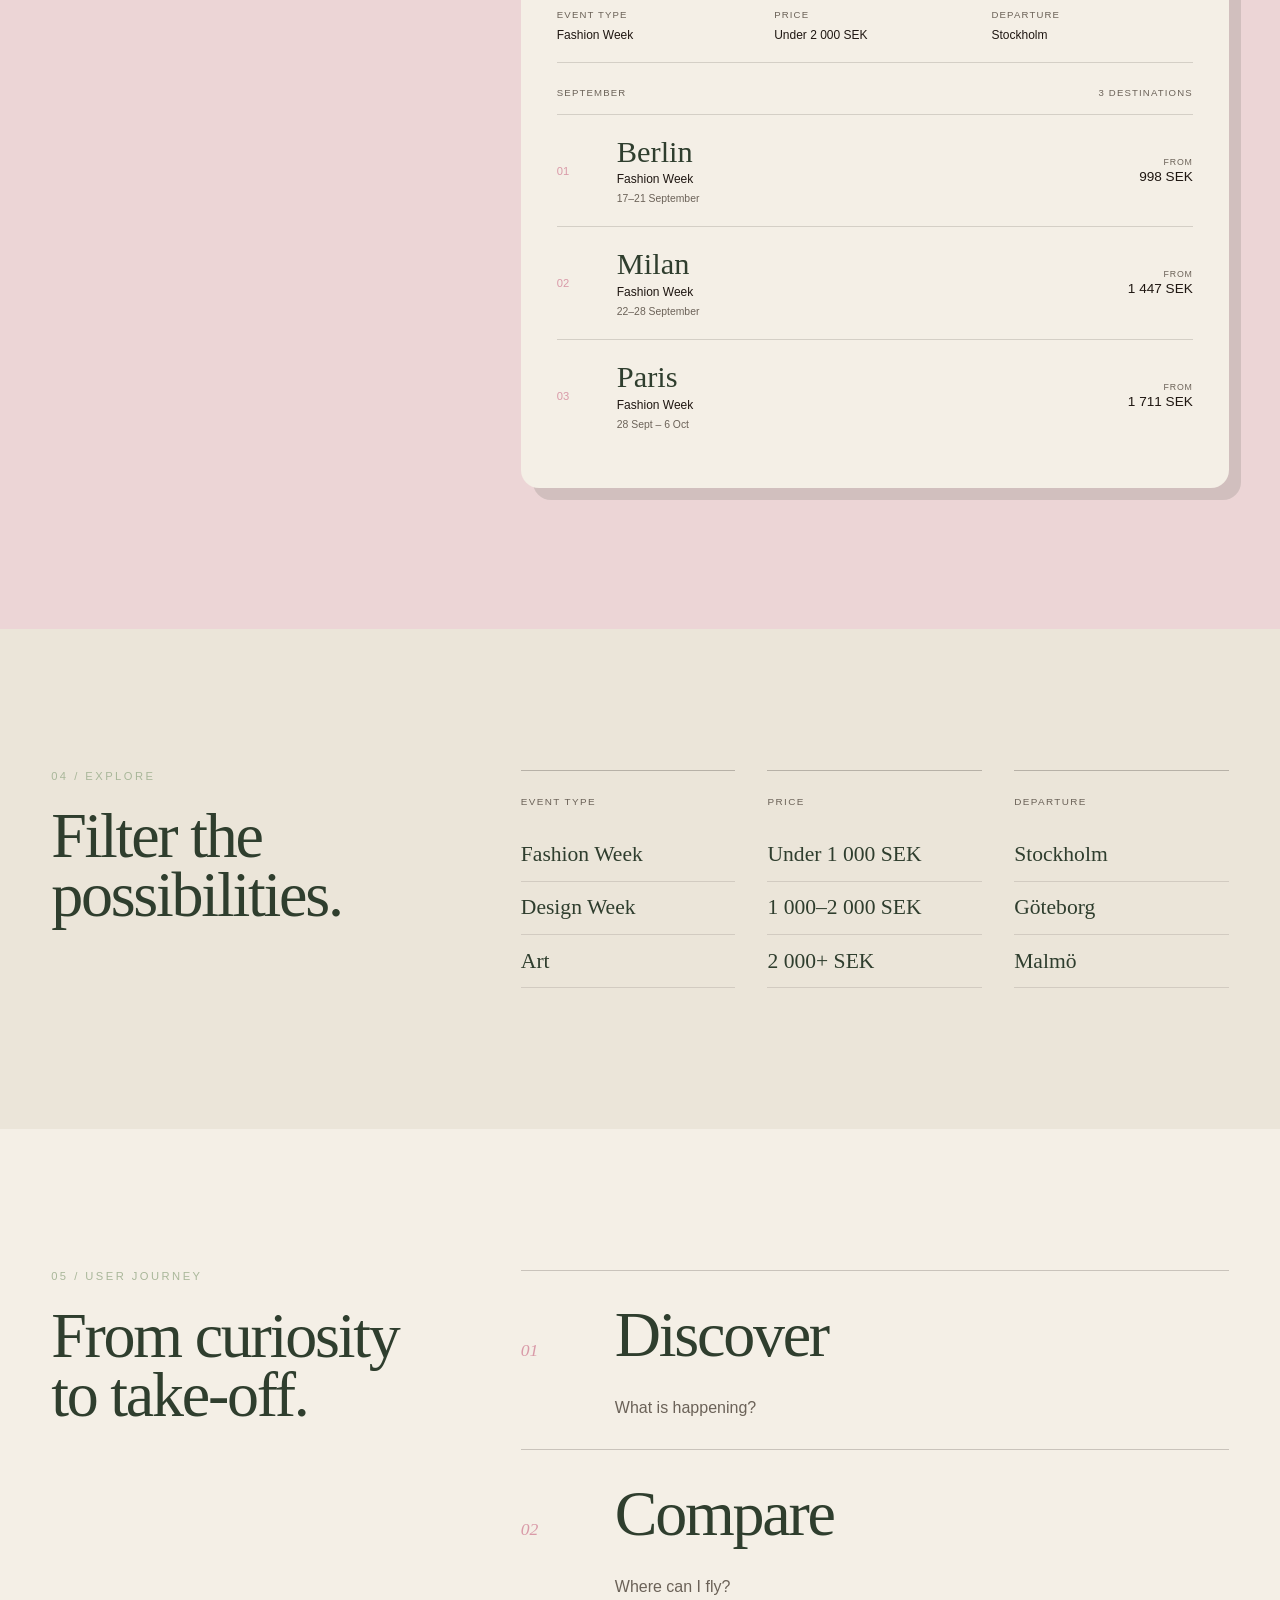
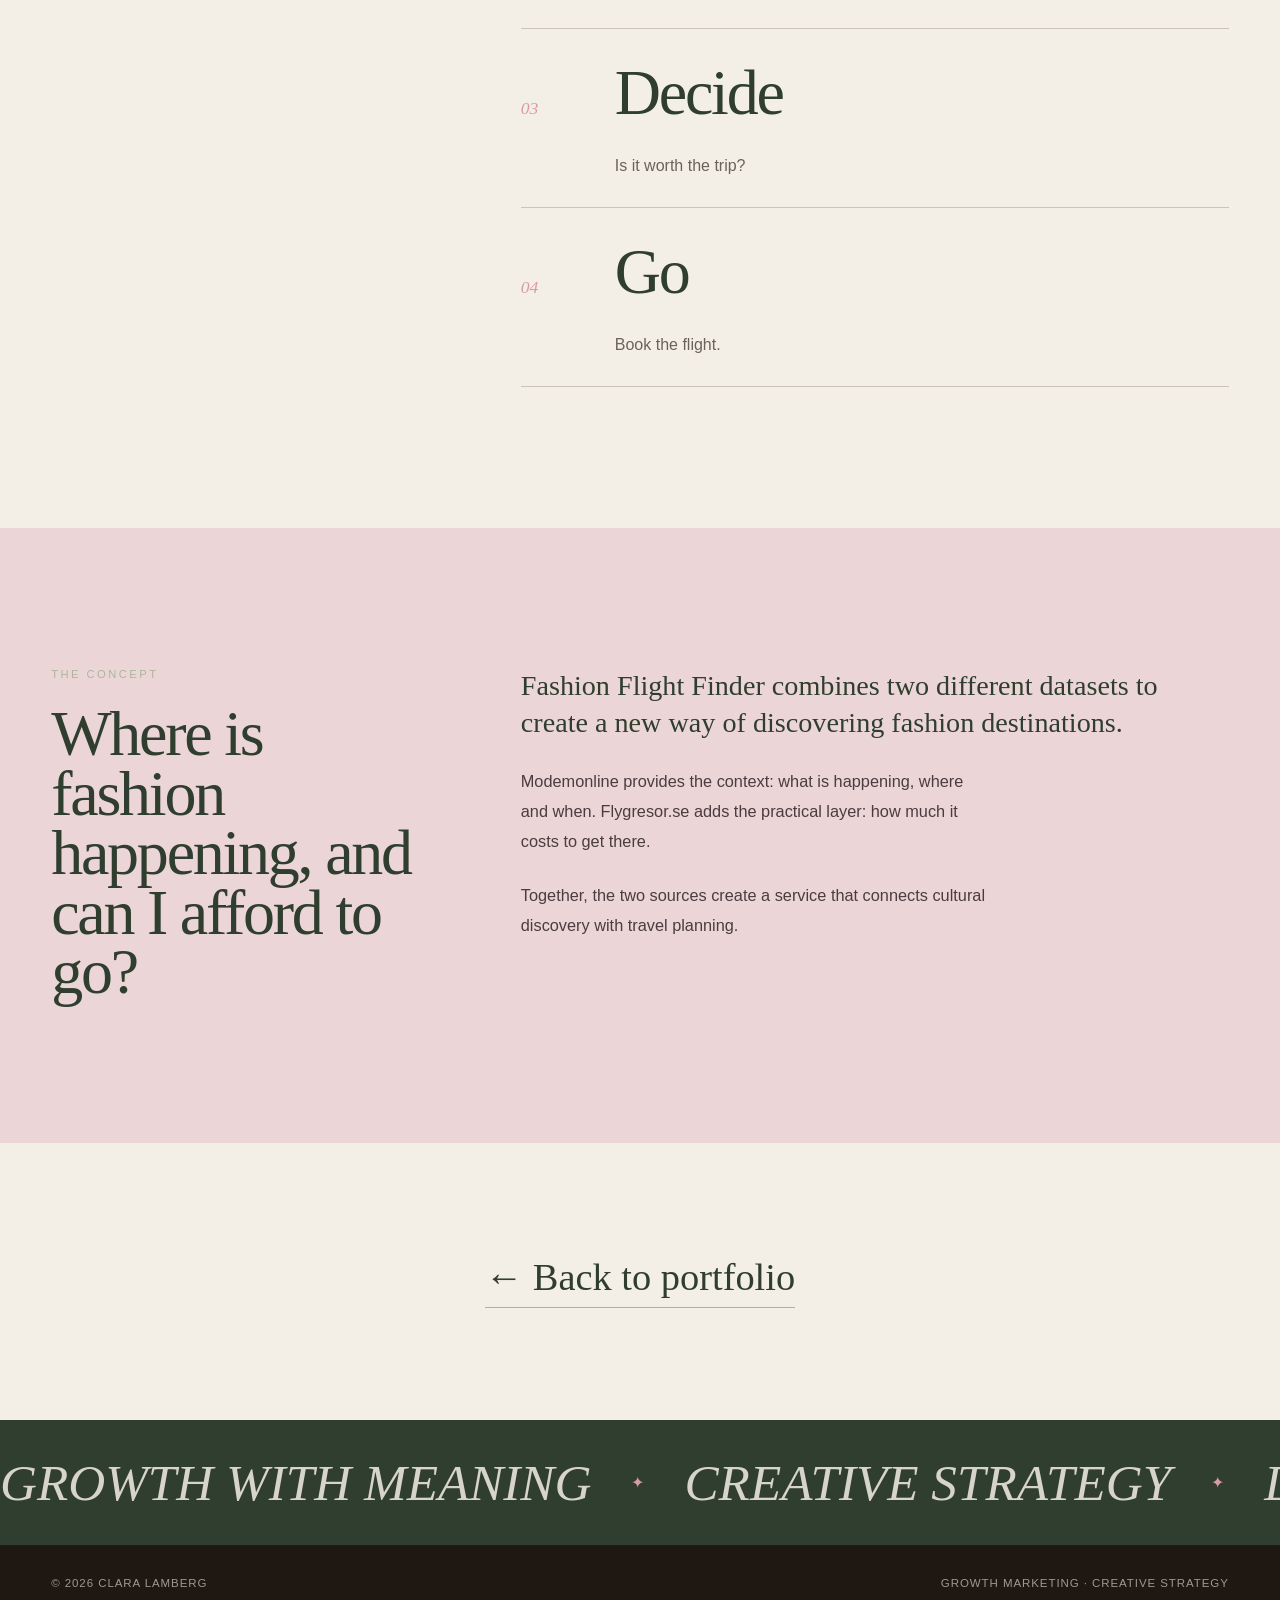
<file: api.html>
<!DOCTYPE html>
<html lang="en">
<head>
  <!-- Google Tag Manager -->
<script>(function(w,d,s,l,i){w[l]=w[l]||[];w[l].push({'gtm.start':
new Date().getTime(),event:'gtm.js'});var f=d.getElementsByTagName(s)[0],
j=d.createElement(s),dl=l!='dataLayer'?'&l='+l:'';j.async=true;j.src=
'https://www.googletagmanager.com/gtm.js?id='+i+dl;f.parentNode.insertBefore(j,f);
})(window,document,'script','dataLayer','GTM-N8HHXP2M');</script>
<!-- End Google Tag Manager -->
  <meta charset="utf-8">
  <link href="https://fonts.googleapis.com/css2?family=Roboto&display=swap" rel="stylesheet">
  <title>Fashion Flight Finder</title>
  <link rel="stylesheet" href="styles.css"/>
   <!-- PROJECT 3 ONLY -->
    <link rel="stylesheet" href="project-three.css">
</head>
<body>
  <!-- Google Tag Manager (noscript) -->
<noscript><iframe src="https://www.googletagmanager.com/ns.html?id=GTM-N8HHXP2M"
height="0" width="0" style="display:none;visibility:hidden"></iframe></noscript>
<!-- End Google Tag Manager (noscript) -->

 <header class="project-bar">
    <div class="bar-left">
      <a class="bar-name" href="index.html">Clara Lamberg</a>
      <a class="bar-back" href="portfolio.html">← Portfolio</a>
    </div>
    <nav class="bar-right" aria-label="Main navigation">
      <a href="https://www.linkedin.com/in/clara-lamberg-18b7282b8" target="_blank" rel="noopener noreferrer">LinkedIn</a>
      <a href="mailto:clara.lamberg@hotmail.se">Contact</a>
    </nav>
    <div class="progress" id="progress"></div>
  </header>
 
  <main>
    <section class="fashion-hero">
      <div>
        <p class="eyebrow">03 / API Mashup</p>
        <h1>Fashion<br>Flight Finder</h1>
        <p class="fashion-tagline">Find the fashion.<br>Find the flight.</p>
        <p class="fashion-intro-text">A digital concept that connects fashion events with flight prices, making it easier to discover where the fashion world is heading next, and how much it costs to get there.</p>
      </div>
      <div class="hero-prototype">
        <div class="prototype-top"><span>FASHION FLIGHT FINDER</span><span>PROTOTYPE</span></div>
        <div class="prototype-search"><p>Where do you want to go?</p><div class="search-field">Stockholm <span>→</span> Anywhere</div></div>
        <div class="prototype-month">SEPTEMBER</div>
        <div class="prototype-result"><div class="prototype-result-number">01</div><div class="prototype-result-info"><h3>Milan</h3><p>Fashion Week</p><small>22–28 September</small></div><div class="prototype-price"><span>FROM</span><strong>1 447 SEK</strong></div></div>
        <div class="prototype-result"><div class="prototype-result-number">02</div><div class="prototype-result-info"><h3>Berlin</h3><p>Fashion Week</p><small>17–21 September</small></div><div class="prototype-price"><span>FROM</span><strong>998 SEK</strong></div></div>
        <div class="prototype-result"><div class="prototype-result-number">03</div><div class="prototype-result-info"><h3>Paris</h3><p>Fashion Week</p><small>28 Sept – 6 Oct</small></div><div class="prototype-price"><span>FROM</span><strong>1 711 SEK</strong></div></div>
      </div>
      <span class="scroll-cue">Scroll ↓</span>
    </section>
 
    <section class="chapter c-cream">
      <div class="chapter-inner">
        <div class="chapter-label rv"><p class="eyebrow">01 / The data</p><h2>Two sources. One solution.</h2></div>
        <div class="rv">
          <div class="data-flow">
            <article class="source-card"><div class="source-number">01</div><h3>Modemonline</h3><p>Provides the fashion calendar: cities, events and dates.</p><div class="source-data"><span>Fashion events</span><span>Cities</span><span>Dates</span><span>Fashion Weeks</span></div></article>
            <div class="data-connection">+</div>
            <article class="source-card"><div class="source-number">02</div><h3>Flygresor.se</h3><p>Provides flight options and prices from the selected departure city.</p><div class="source-data"><span>Flight prices</span><span>Destinations</span><span>Routes</span><span>Departure city</span></div></article>
          </div>
          <div class="mashup-result"><span>↓</span><strong>FASHION FLIGHT FINDER</strong><p>Fashion events + flight prices</p></div>
        </div>
      </div>
    </section>
 
    <section class="chapter c-forest">
      <div class="chapter-inner">
        <div class="chapter-label rv"><p class="eyebrow">02 / The mashup</p><h2>From data to discovery.</h2></div>
        <div>
          <article class="mashup-step rv"><span class="step-number">01</span><div><h3>Match</h3><p>The service identifies cities that appear both in the fashion calendar and among available flight destinations.</p></div></article>
          <article class="mashup-step rv"><span class="step-number">02</span><div><h3>Compare</h3><p>Event information is combined with flight information to create one destination overview.</p>
            <div class="mini-example"><div><span>EVENT</span><strong>Milano Women's<br>Fashion Week</strong></div><div><span>DATE</span><strong>22–28 September</strong></div><div><span>FLIGHT</span><strong>1 447 SEK</strong></div></div></div></article>
          <article class="mashup-step rv"><span class="step-number">03</span><div><h3>Discover</h3><p>Users can explore destinations based on the combination of fashion events and flight prices.</p></div></article>
        </div>
      </div>
    </section>
 
    <section class="chapter c-blush">
      <div class="chapter-inner">
        <div class="chapter-label rv"><p class="eyebrow">03 / Paper prototype</p><h2>The idea in practice.</h2><p class="section-description">A conceptual interface showing how the combined data could be presented to a user.</p></div>
        <div class="paper-prototype rv">
          <div class="paper-header"><strong>FASHION FLIGHT FINDER</strong><span>CONCEPT</span></div>
          <div class="paper-search"><p>WHERE DO YOU WANT TO GO?</p><div class="paper-input">Stockholm <span>→</span> Anywhere</div></div>
          <div class="paper-filters"><div><span>EVENT TYPE</span><strong>Fashion Week</strong></div><div><span>PRICE</span><strong>Under 2 000 SEK</strong></div><div><span>DEPARTURE</span><strong>Stockholm</strong></div></div>
          <div class="paper-results-heading"><span>SEPTEMBER</span><span>3 DESTINATIONS</span></div>
          <article class="paper-result"><div class="paper-result-number">01</div><div class="paper-result-city"><h3>Berlin</h3><p>Fashion Week</p><small>17–21 September</small></div><div class="paper-result-price"><span>FROM</span><strong>998 SEK</strong></div></article>
          <article class="paper-result"><div class="paper-result-number">02</div><div class="paper-result-city"><h3>Milan</h3><p>Fashion Week</p><small>22–28 September</small></div><div class="paper-result-price"><span>FROM</span><strong>1 447 SEK</strong></div></article>
          <article class="paper-result"><div class="paper-result-number">03</div><div class="paper-result-city"><h3>Paris</h3><p>Fashion Week</p><small>28 Sept – 6 Oct</small></div><div class="paper-result-price"><span>FROM</span><strong>1 711 SEK</strong></div></article>
        </div>
      </div>
    </section>
 
    <section class="chapter c-paper">
      <div class="chapter-inner">
        <div class="chapter-label rv"><p class="eyebrow">04 / Explore</p><h2>Filter the possibilities.</h2></div>
        <div class="filter-grid rv">
          <div class="filter-group"><span>EVENT TYPE</span><div class="filter-options"><span>Fashion Week</span><span>Design Week</span><span>Art</span></div></div>
          <div class="filter-group"><span>PRICE</span><div class="filter-options"><span>Under 1 000 SEK</span><span>1 000–2 000 SEK</span><span>2 000+ SEK</span></div></div>
          <div class="filter-group"><span>DEPARTURE</span><div class="filter-options"><span>Stockholm</span><span>Göteborg</span><span>Malmö</span></div></div>
        </div>
      </div>
    </section>
 
    <section class="chapter c-cream">
      <div class="chapter-inner">
        <div class="chapter-label rv"><p class="eyebrow">05 / User journey</p><h2>From curiosity to take-off.</h2></div>
        <div>
          <article class="journey-step rv"><span>01</span><h3>Discover</h3><p>What is happening?</p></article>
          <article class="journey-step rv"><span>02</span><h3>Compare</h3><p>Where can I fly?</p></article>
          <article class="journey-step rv"><span>03</span><h3>Decide</h3><p>Is it worth the trip?</p></article>
          <article class="journey-step rv"><span>04</span><h3>Go</h3><p>Book the flight.</p></article>
        </div>
      </div>
    </section>
 
    <section class="chapter c-blush">
      <div class="chapter-inner">
        <div class="chapter-label rv"><p class="eyebrow">The concept</p><h2>Where is fashion happening, and can I afford to go?</h2></div>
        <div class="fashion-summary-text rv">
          <p>Fashion Flight Finder combines two different datasets to create a new way of discovering fashion destinations.</p>
          <p>Modemonline provides the context: what is happening, where and when. Flygresor.se adds the practical layer: how much it costs to get there.</p>
          <p>Together, the two sources create a service that connects cultural discovery with travel planning.</p>
        </div>
      </div>
    </section>
 
    <section class="project-back"><a href="portfolio.html" class="project-button">← Back to portfolio</a></section>
 
    <section class="marquee-section" aria-label="Scrolling statement">
      <div class="marquee-track">
        <span>GROWTH WITH MEANING</span><span class="marquee-dot">✦</span><span>CREATIVE STRATEGY</span><span class="marquee-dot">✦</span><span>DATA &amp; DIGITAL</span><span class="marquee-dot">✦</span>
        <span>GROWTH WITH MEANING</span><span class="marquee-dot">✦</span><span>CREATIVE STRATEGY</span><span class="marquee-dot">✦</span><span>DATA &amp; DIGITAL</span><span class="marquee-dot">✦</span>
      </div>
    </section>
  </main>
 
  <footer class="site-footer"><p>© 2026 Clara Lamberg</p><p>Growth Marketing · Creative Strategy</p></footer>
 
  <script>
    const bar = document.getElementById("progress");
    const update = () => {
      const h = document.documentElement.scrollHeight - window.innerHeight;
      bar.style.transform = "scaleX(" + (h > 0 ? window.scrollY / h : 0) + ")";
    };
    update();
    window.addEventListener("scroll", update, { passive: true });
    window.addEventListener("resize", update);
 
    const io = new IntersectionObserver((entries) => {
      entries.forEach((e) => { if (e.isIntersecting) { e.target.classList.add("in"); io.unobserve(e.target); } });
    }, { threshold: 0.12 });
    document.querySelectorAll(".rv").forEach((el) => io.observe(el));
  </script>
</body>
</html>
</file>
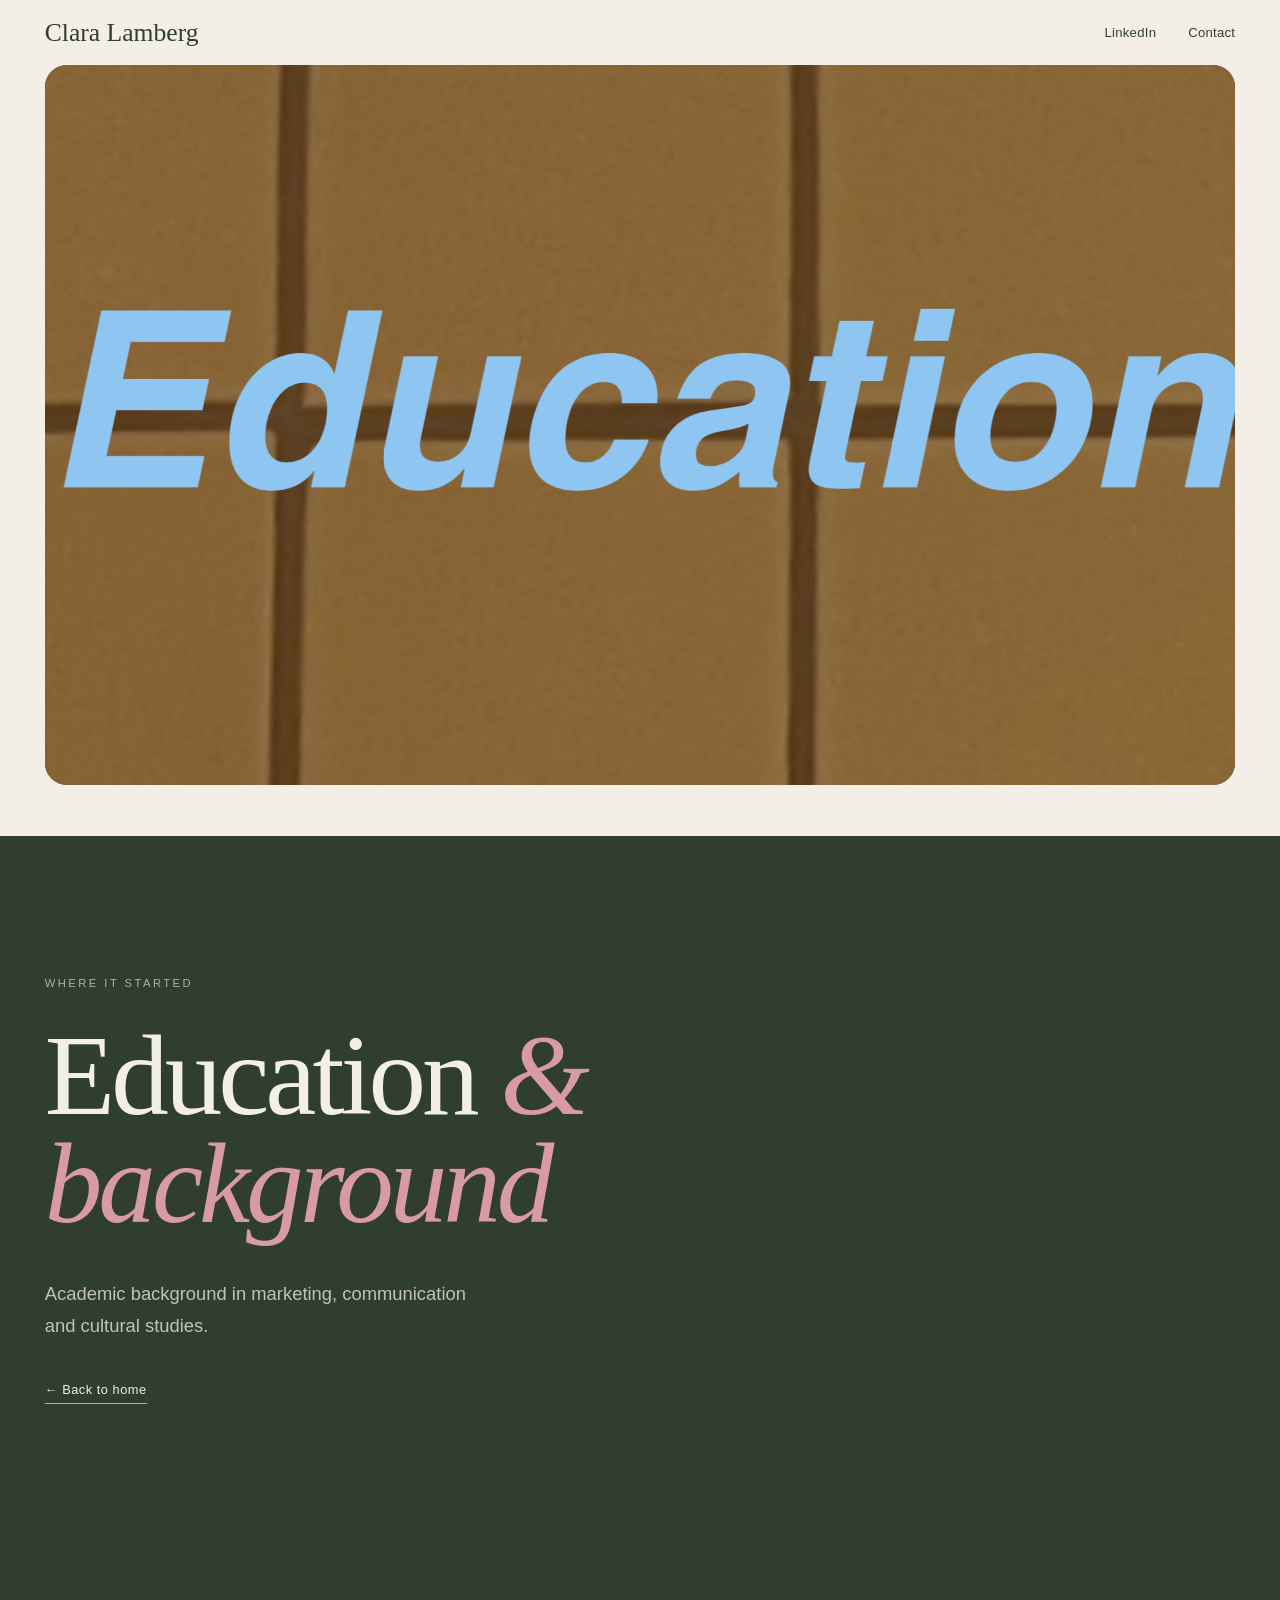
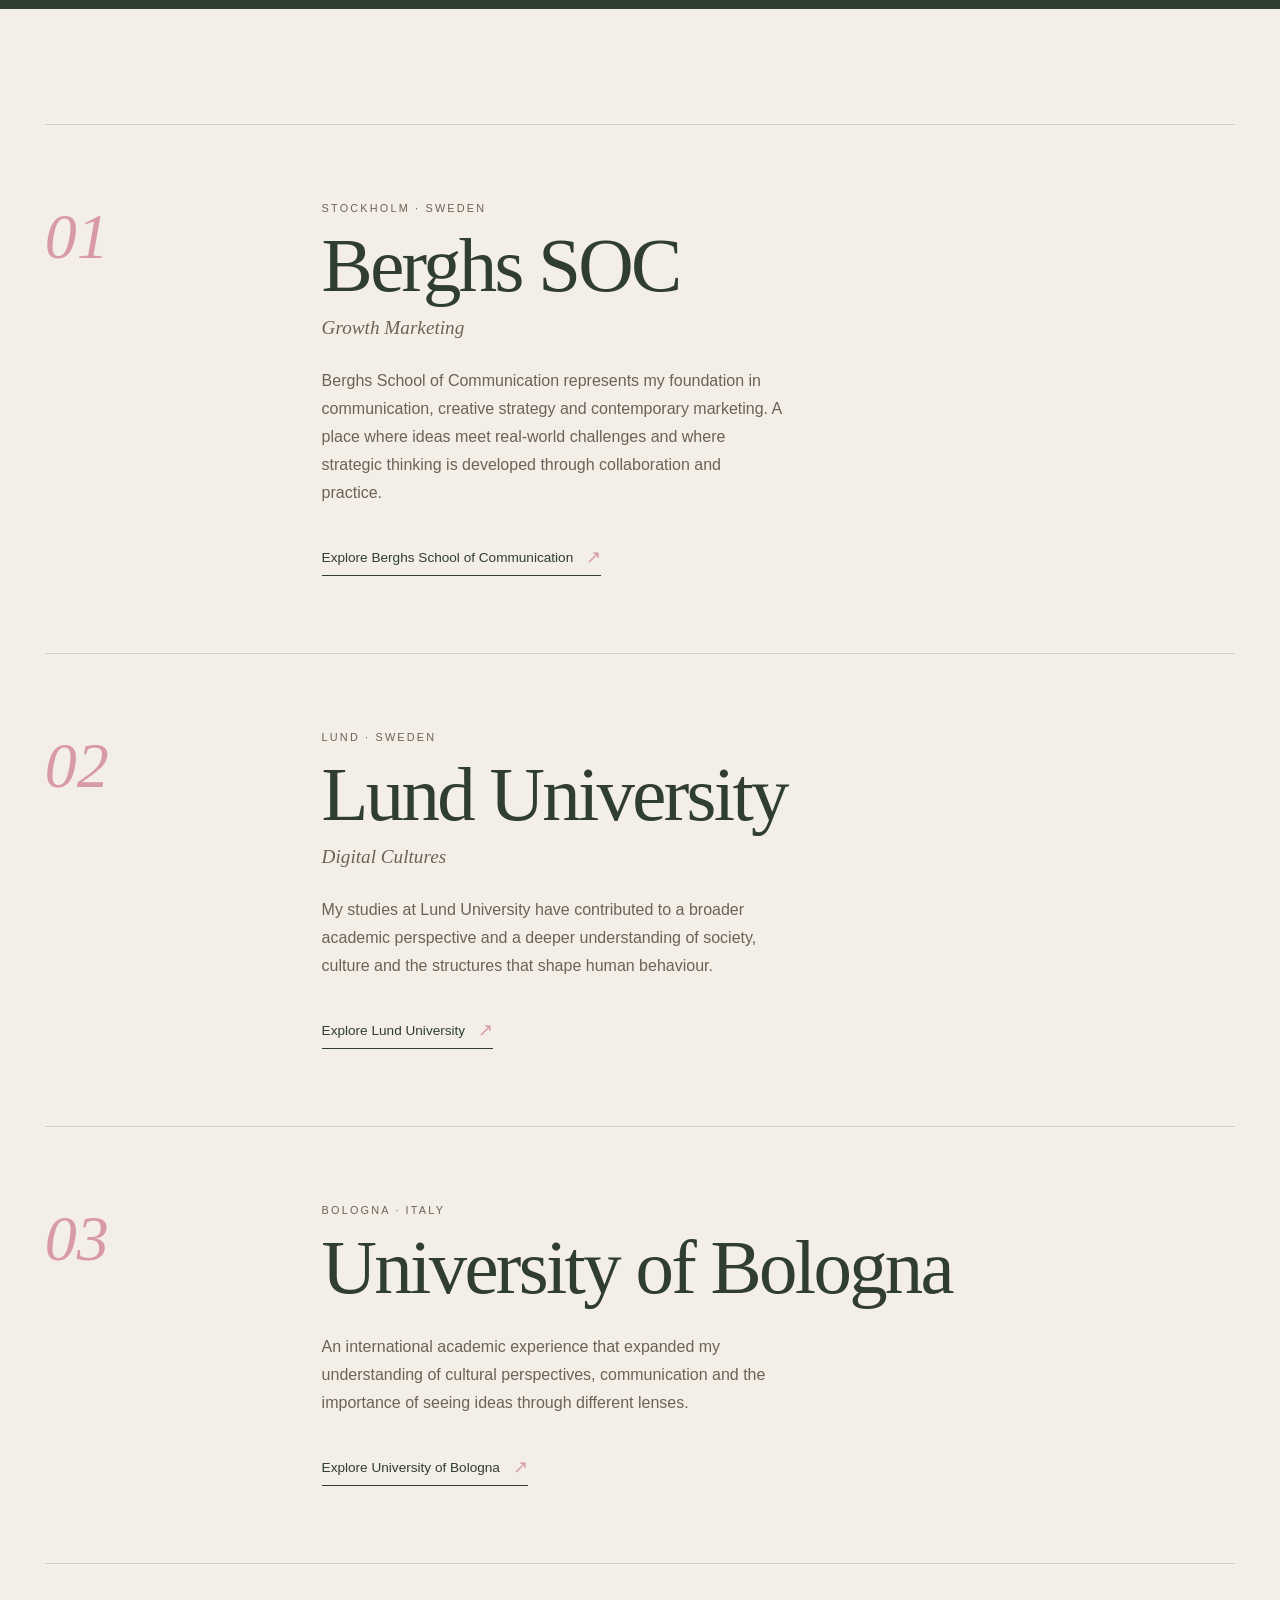
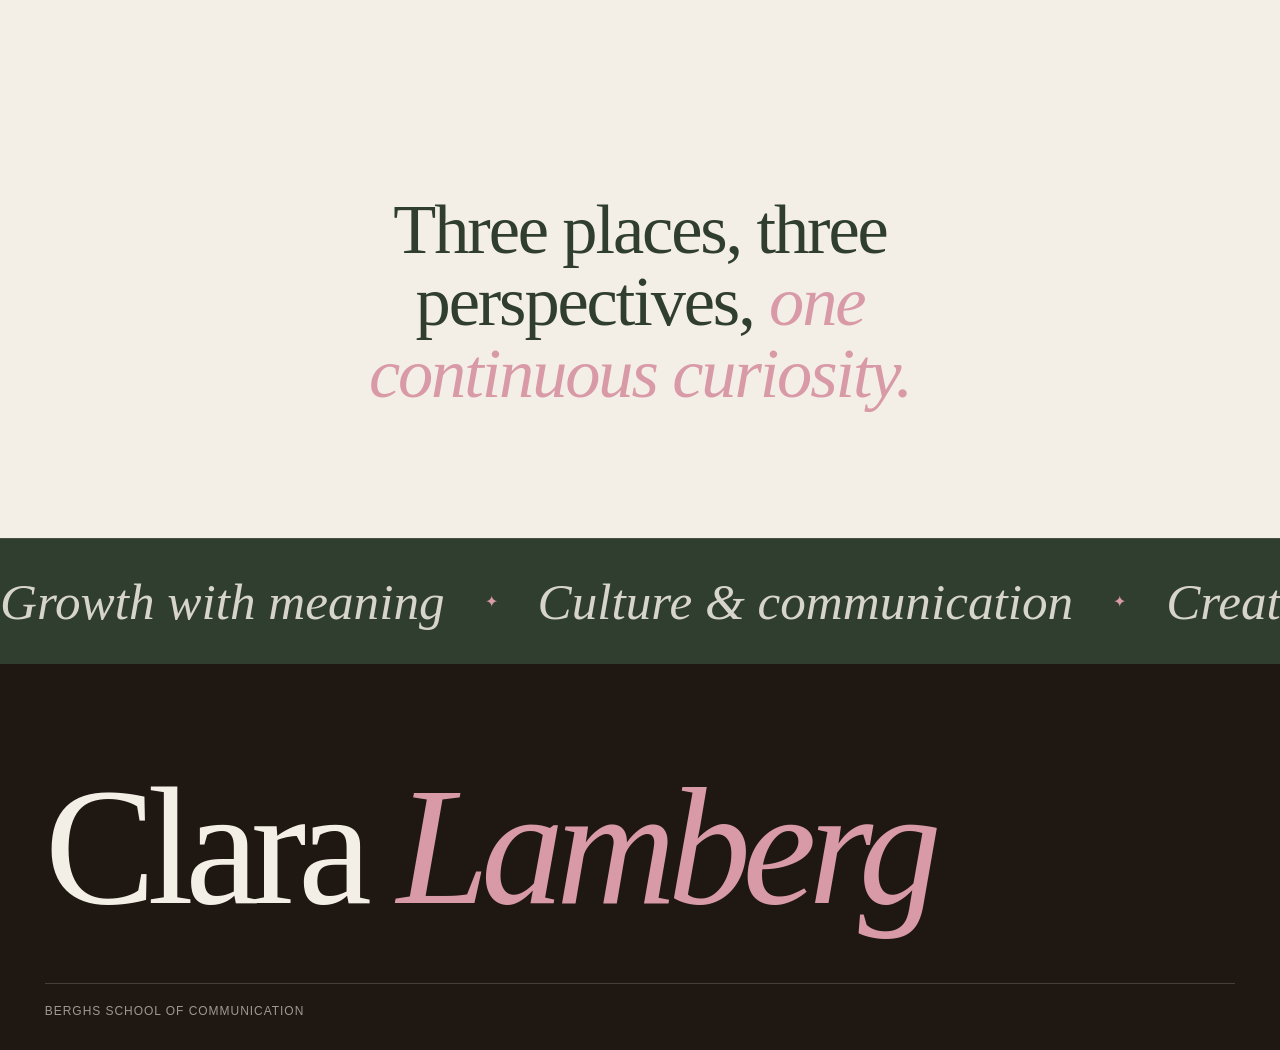
<file: education.html>
<!DOCTYPE html>
<html lang="en">
<head>
  <!-- Google Tag Manager -->
<script>(function(w,d,s,l,i){w[l]=w[l]||[];w[l].push({'gtm.start':
new Date().getTime(),event:'gtm.js'});var f=d.getElementsByTagName(s)[0],
j=d.createElement(s),dl=l!='dataLayer'?'&l='+l:'';j.async=true;j.src=
'https://www.googletagmanager.com/gtm.js?id='+i+dl;f.parentNode.insertBefore(j,f);
})(window,document,'script','dataLayer','GTM-N8HHXP2M');</script>
<!-- End Google Tag Manager -->
  <meta charset="utf-8">
  <link href="https://fonts.googleapis.com/css2?family=Roboto&display=swap" rel="stylesheet">
  <title>Education</title>
  <link rel="stylesheet" href="styles.css"/>
</head>
<body>
  <!-- Google Tag Manager (noscript) -->
<noscript><iframe src="https://www.googletagmanager.com/ns.html?id=GTM-N8HHXP2M"
height="0" width="0" style="display:none;visibility:hidden"></iframe></noscript>
<!-- End Google Tag Manager (noscript) -->
   <!-- Header -->

  <header class="site-header" id="siteHeader">
    <a class="name" href="index.html">Clara Lamberg</a>
    <nav class="site-nav" aria-label="Main navigation">
      <a href="https://www.linkedin.com/in/clara-lamberg-18b7282b8" target="_blank" rel="noopener noreferrer">LinkedIn</a>
      <a href="mailto:clara.lamberg@hotmail.se">Contact</a>
    </nav>
  </header>
 
  <main>
    <section class="hero hero-forest">
      <img src="education_header.png" alt="Image representing education">
    </section>
 
    <section class="intro">
      <div class="intro-inner">
        <p class="label reveal">Where it started</p>
        <h1 class="reveal">Education <em>&amp; background</em></h1>
        <p class="lead reveal">Academic background in marketing, communication and cultural studies.</p>
        <a class="back-link" href="index.html">← Back to home</a>
      </div>
    </section>
 
    <section class="timeline" aria-label="Education">
      <div class="timeline-list">
 
        <article class="timeline-item reveal">
          <p class="timeline-year">01</p>
          <div>
            <p class="timeline-eyebrow">Stockholm · Sweden</p>
            <h2>Berghs SOC</h2>
            <p class="timeline-sub">Growth Marketing</p>
            <p class="timeline-desc">Berghs School of Communication represents my foundation in communication, creative strategy and contemporary marketing. A place where ideas meet real-world challenges and where strategic thinking is developed through collaboration and practice.</p>
            <a class="project-button" href="https://www.berghs.se/program/growth-marketing/" target="_blank" rel="noopener noreferrer">Explore Berghs School of Communication <span>↗</span></a>
          </div>
        </article>
 
        <article class="timeline-item reveal">
          <p class="timeline-year">02</p>
          <div>
            <p class="timeline-eyebrow">Lund · Sweden</p>
            <h2>Lund University</h2>
            <p class="timeline-sub">Digital Cultures</p>
            <p class="timeline-desc">My studies at Lund University have contributed to a broader academic perspective and a deeper understanding of society, culture and the structures that shape human behaviour.</p>
            <a class="project-button" href="https://www.lu.se/studera/digitala-kulturer-kandidatprogram-HGDIK?tabs2=nav-event-1" target="_blank" rel="noopener noreferrer">Explore Lund University <span>↗</span></a>
          </div>
        </article>
 
        <article class="timeline-item reveal">
          <p class="timeline-year">03</p>
          <div>
            <p class="timeline-eyebrow">Bologna · Italy</p>
            <h2>University of Bologna</h2>
            <p class="timeline-desc">An international academic experience that expanded my understanding of cultural perspectives, communication and the importance of seeing ideas through different lenses.</p>
            <a class="project-button" href="https://www.unibo.it/en/university/who-we-are/our-history" target="_blank" rel="noopener noreferrer">Explore University of Bologna <span>↗</span></a>
          </div>
        </article>
 
        <!-- COPY THIS BLOCK FOR EACH NEW EDUCATION
        <article class="timeline-item reveal">
          <p class="timeline-year">04</p>
          <div>
            <p class="timeline-eyebrow">City · Country</p>
            <h2>School name</h2>
            <p class="timeline-sub">Programme or course</p>
            <p class="timeline-desc">Short description.</p>
          </div>
        </article>
        -->
 
      </div>
    </section>
 
    <section class="closing reveal">
      <p>Three places, three perspectives, <em>one continuous curiosity.</em></p>
    </section>
  </main>
 
  <section class="marquee" aria-label="Scrolling statement">
    <div class="track">
      <span>Growth with meaning</span><span class="dot">✦</span><span>Culture &amp; communication</span><span class="dot">✦</span><span>Creative strategy</span><span class="dot">✦</span><span>Growth marketing</span><span class="dot">✦</span>
      <span>Growth with meaning</span><span class="dot">✦</span><span>Culture &amp; communication</span><span class="dot">✦</span><span>Creative strategy</span><span class="dot">✦</span><span>Growth marketing</span><span class="dot">✦</span>
    </div>
  </section>
 
  <footer class="site-footer">
    <p class="footer-name">Clara <em>Lamberg</em></p>
    <div class="footer-bottom">Berghs School of Communication</div>
  </footer>
 
  <script>
    const header = document.getElementById("siteHeader");
    const onScroll = () => header.classList.toggle("is-solid", window.scrollY > 24);
    onScroll();
    window.addEventListener("scroll", onScroll, { passive: true });
 
    const io = new IntersectionObserver((entries) => {
      entries.forEach((e) => { if (e.isIntersecting) { e.target.classList.add("in"); io.unobserve(e.target); } });
    }, { threshold: 0.12 });
    document.querySelectorAll(".reveal").forEach((el) => io.observe(el));
  </script>
</body>
</html>
</file>
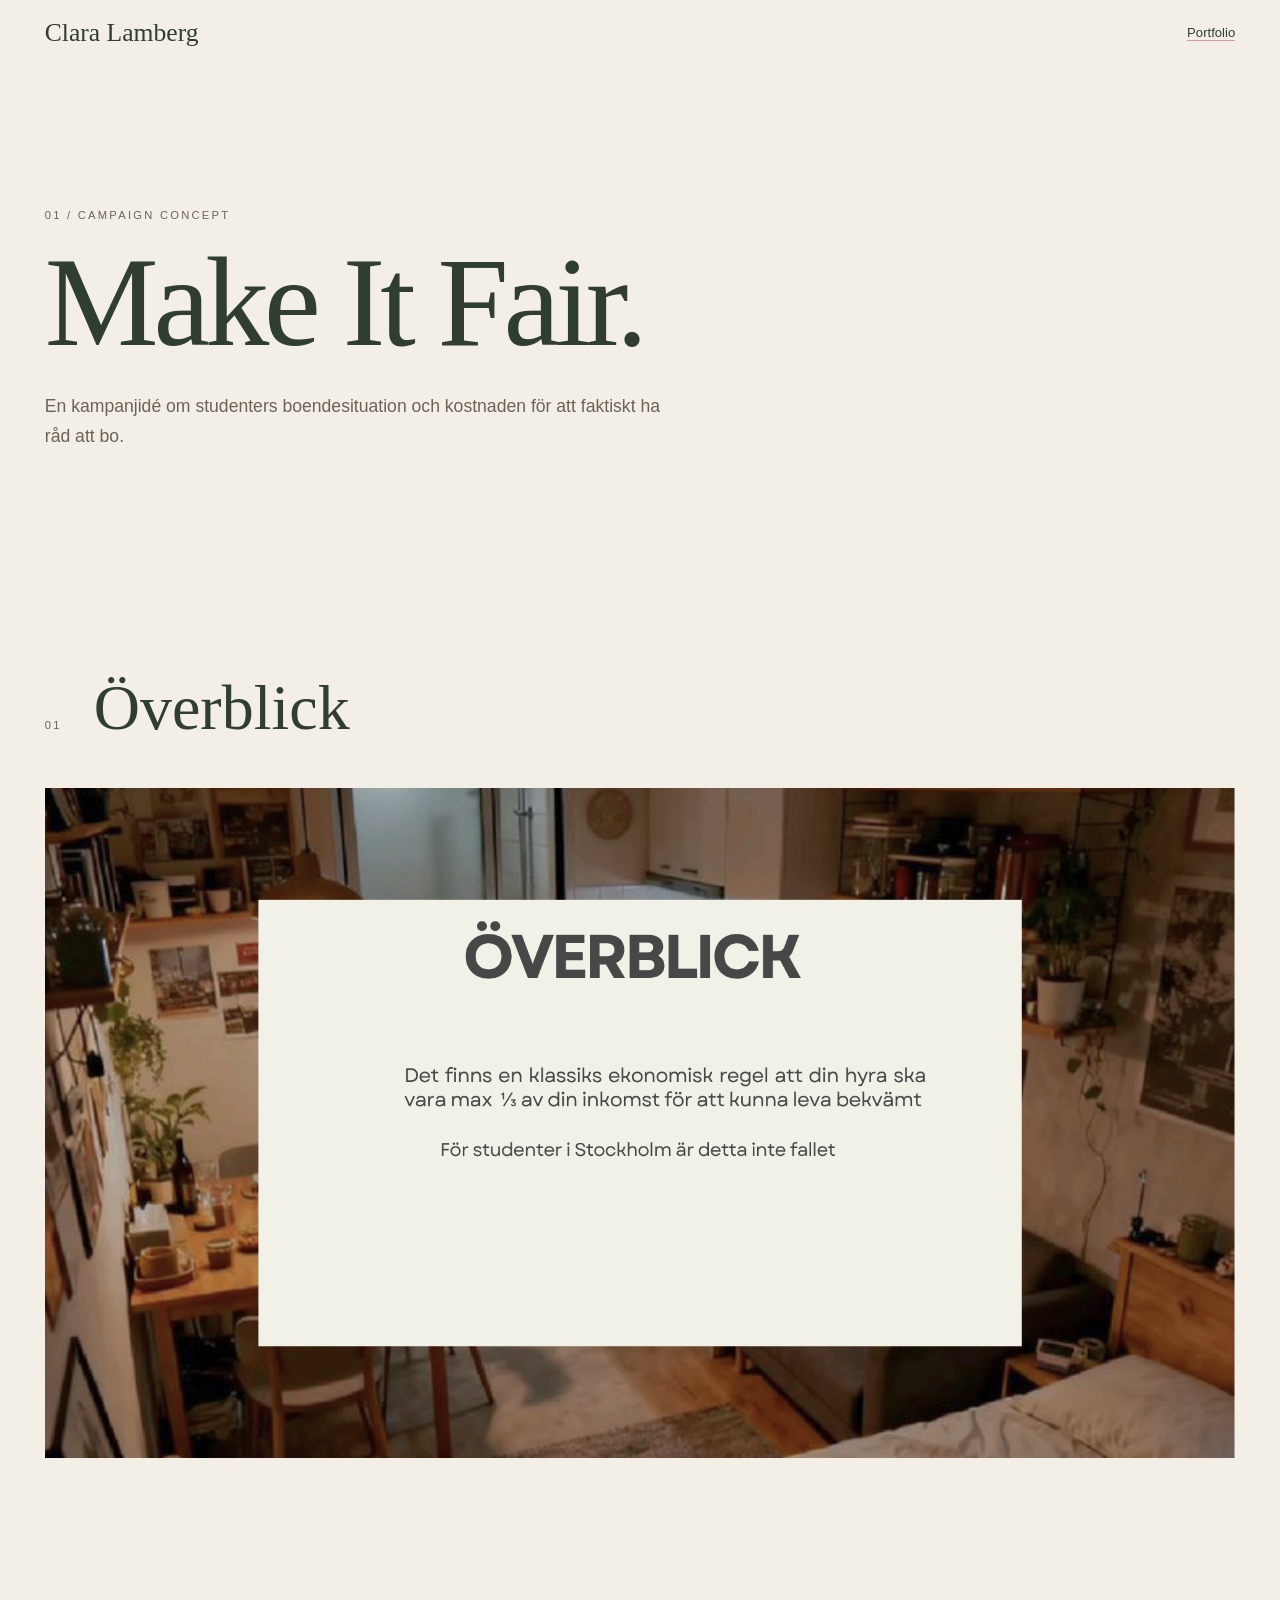
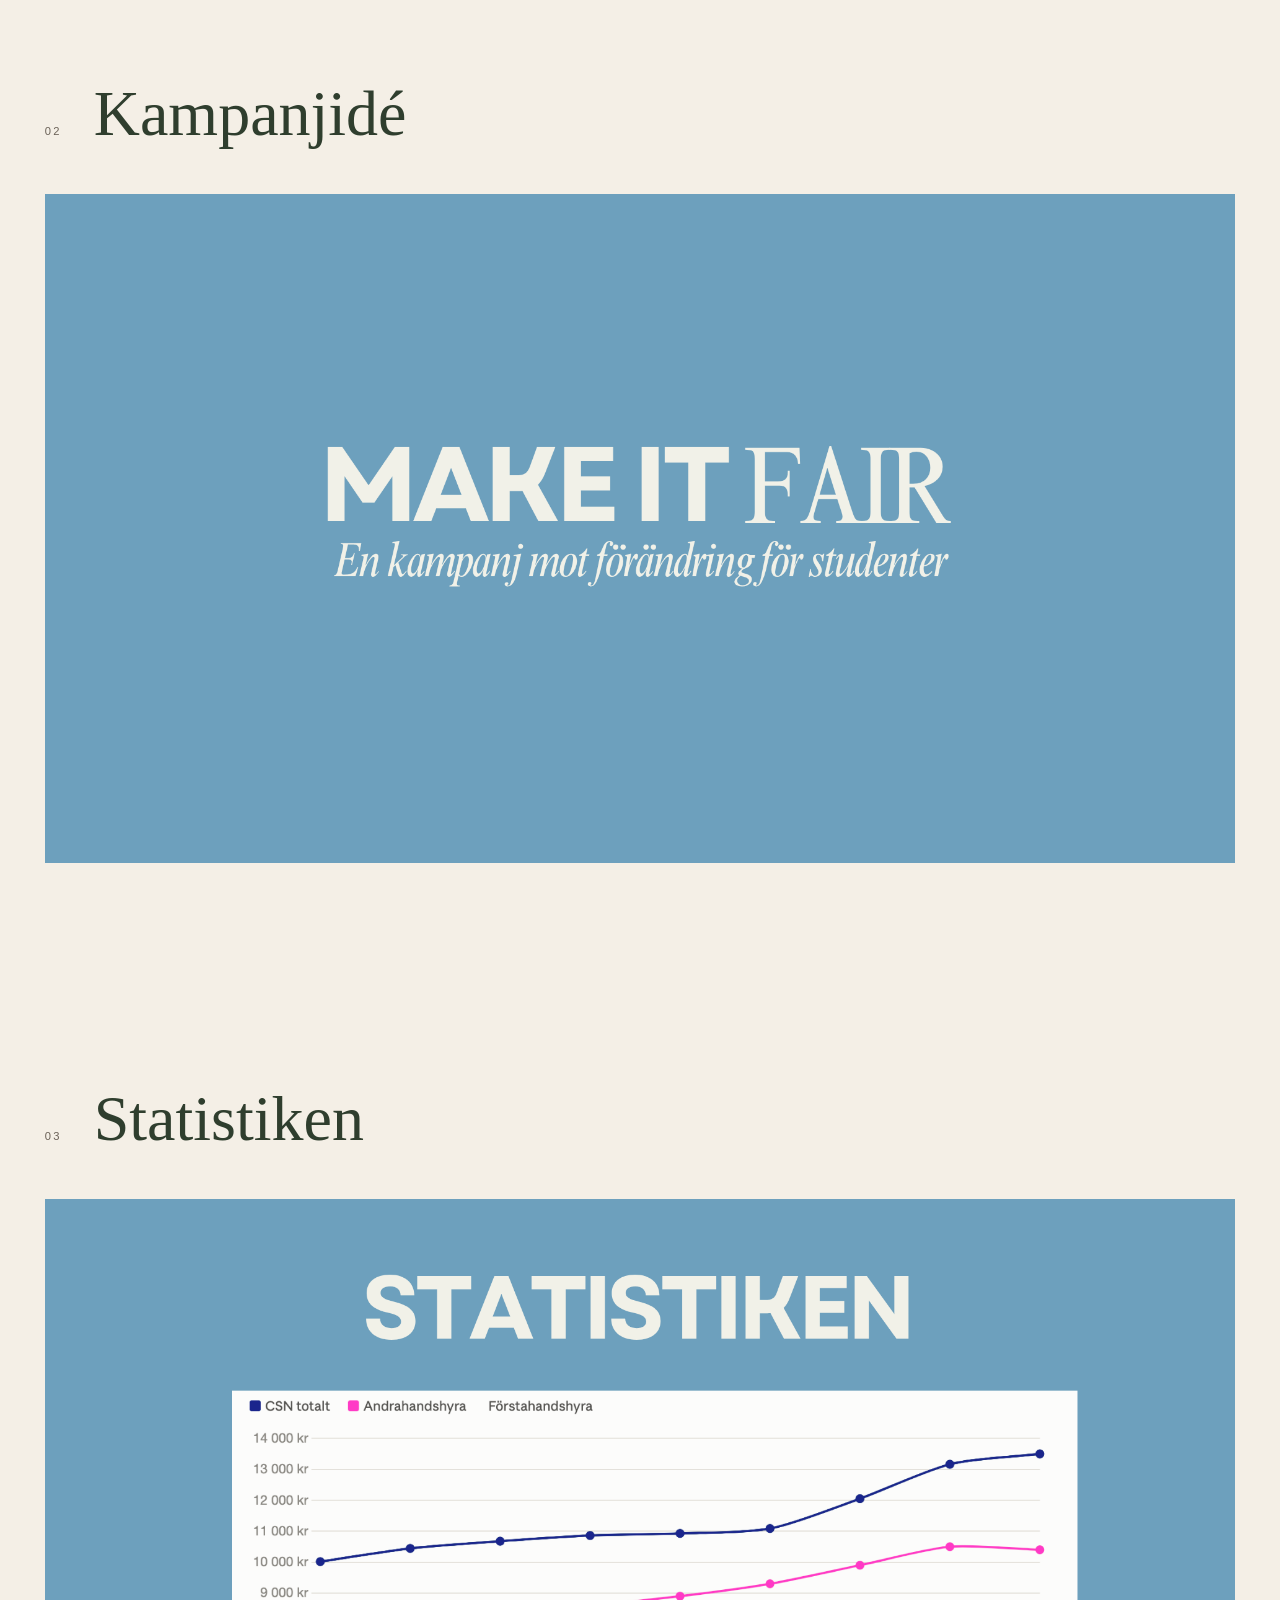
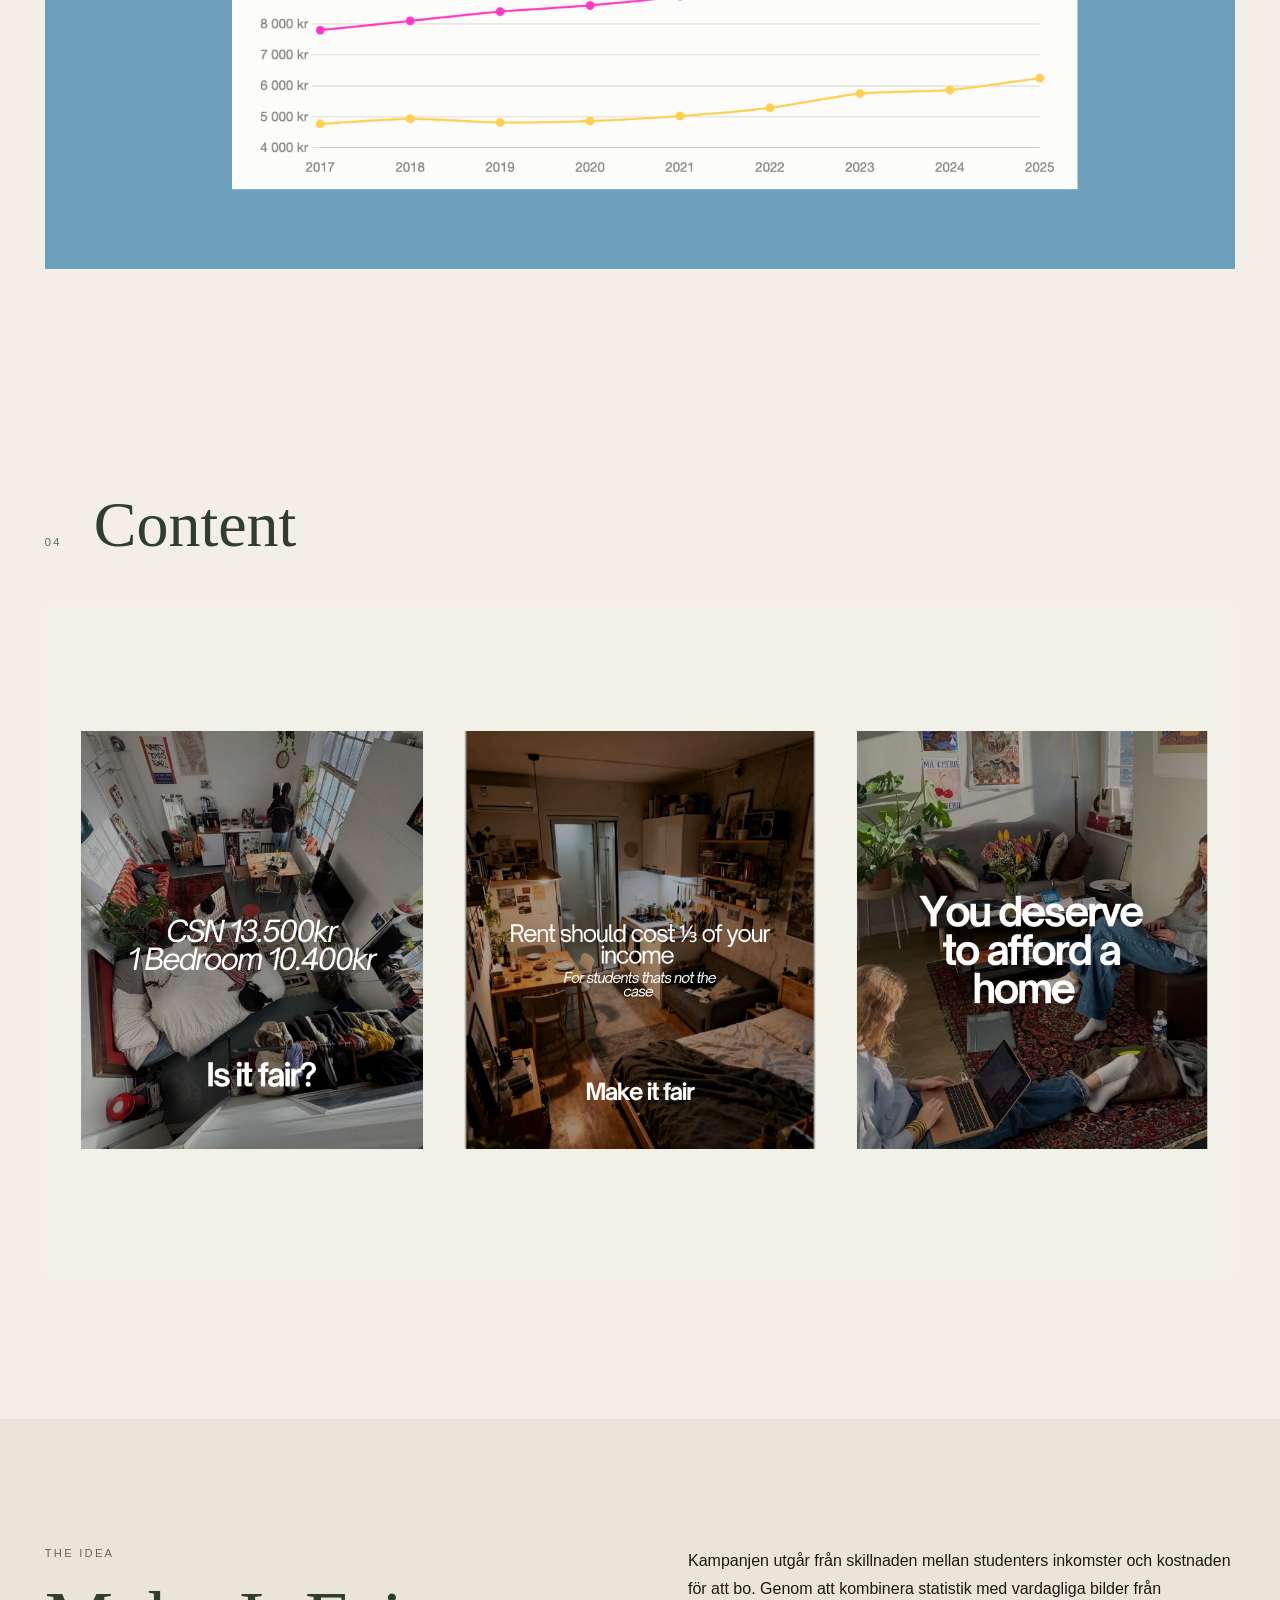
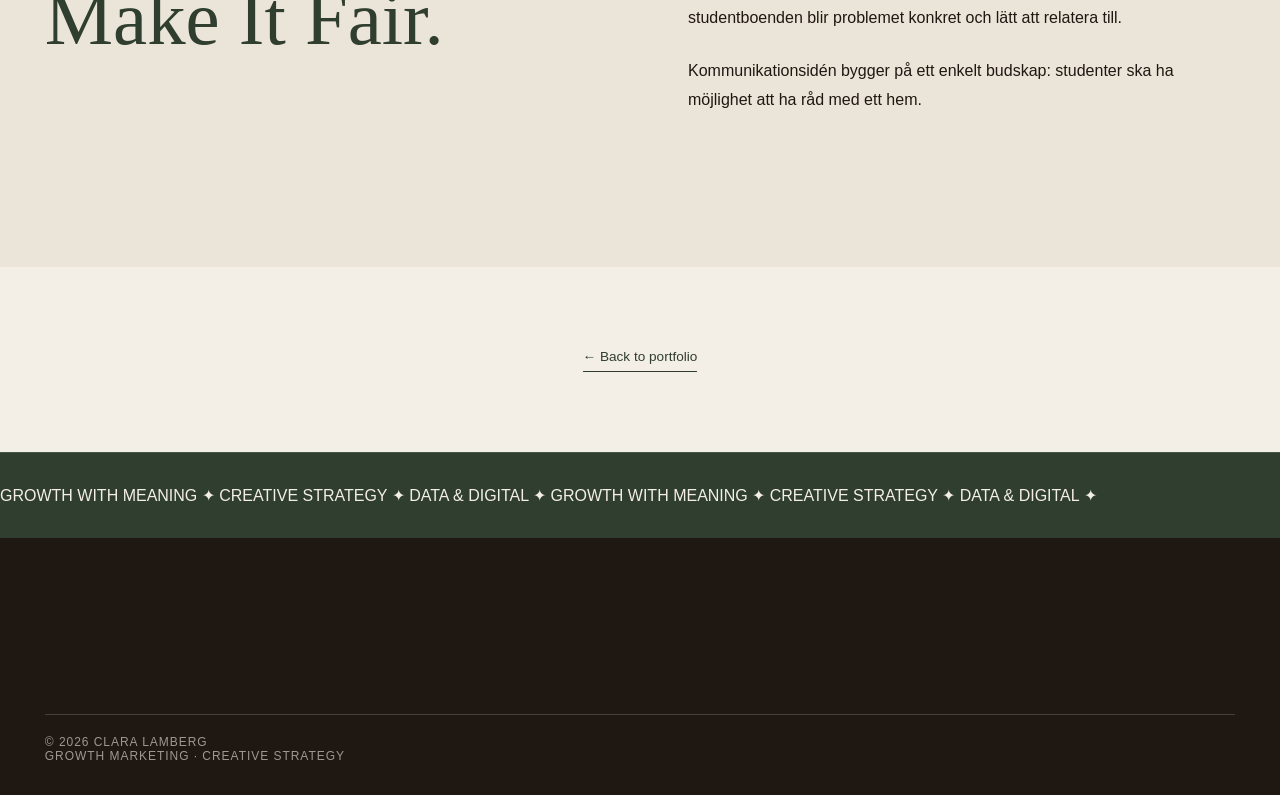
<file: makeitfairproject.html>
<!DOCTYPE html>
<html lang="en">
<head>
  <!-- Google Tag Manager -->
<script>(function(w,d,s,l,i){w[l]=w[l]||[];w[l].push({'gtm.start':
new Date().getTime(),event:'gtm.js'});var f=d.getElementsByTagName(s)[0],
j=d.createElement(s),dl=l!='dataLayer'?'&l='+l:'';j.async=true;j.src=
'https://www.googletagmanager.com/gtm.js?id='+i+dl;f.parentNode.insertBefore(j,f);
})(window,document,'script','dataLayer','GTM-N8HHXP2M');</script>
<!-- End Google Tag Manager -->
  <meta charset="utf-8">
  <link href="https://fonts.googleapis.com/css2?family=Roboto&display=swap" rel="stylesheet">
  <title>Make it fair</title>
  <link rel="stylesheet" href="styles.css"/>
</head>
<body>
  <!-- Google Tag Manager (noscript) -->
<noscript><iframe src="https://www.googletagmanager.com/ns.html?id=GTM-N8HHXP2M"
height="0" width="0" style="display:none;visibility:hidden"></iframe></noscript>
<!-- End Google Tag Manager (noscript) -->

    <!-- =========================
         HEADER
    ========================== -->

    <header class="site-header">

        <a href="index.html" class="logo">
            Clara Lamberg
        </a>

        <nav class="navigation">
            <a href="portfolio.html" class="active">
                Portfolio
            </a>
        </nav>

    </header>



    <!-- =========================
         PROJECT INTRO
    ========================== -->

    <main>

        <section class="content-project-intro">

            <p class="eyebrow">
                01 / Campaign concept
            </p>

            <h1>
                Make It Fair.
            </h1>

            <p class="content-project-description">
                En kampanjidé om studenters boendesituation
                och kostnaden för att faktiskt ha råd att bo.
            </p>

        </section>



        <!-- =========================
             OVERVIEW
        ========================== -->

        <section class="content-section">

            <div class="content-section-heading">

                <p class="eyebrow">
                    01
                </p>

                <h2>
                    Överblick
                </h2>

            </div>


            <div class="content-image">

                <img
                    src="project1_2.png"
                    alt="Överblick av kampanjidén Make It Fair"
                >

            </div>

        </section>



        <!-- =========================
             CAMPAIGN IDEA
        ========================== -->

        <section class="content-section">

            <div class="content-section-heading">

                <p class="eyebrow">
                    02
                </p>

                <h2>
                    Kampanjidé
                </h2>

            </div>


            <div class="content-image">

                <img
                    src="projekt1.png"
                    alt="Make It Fair – kampanjens huvudidé"
                >

            </div>

        </section>



        <!-- =========================
             STATISTICS
        ========================== -->

        <section class="content-section">

            <div class="content-section-heading">

                <p class="eyebrow">
                    03
                </p>

                <h2>
                    Statistiken
                </h2>

            </div>


            <div class="content-image">

                <img
                    src="project1_3.png"
                    alt="Statistik över CSN och studenthyror"
                >

            </div>

        </section>



        <!-- =========================
             CONTENT
        ========================== -->

        <section class="content-section content-section-last">

            <div class="content-section-heading">

                <p class="eyebrow">
                    04
                </p>

                <h2>
                    Content
                </h2>

            </div>


            <div class="content-image">

                <img
                    src="project1_4.png"
                    alt="Tre exempel på kampanjcontent för Make It Fair"
                >

            </div>

        </section>



        <!-- =========================
             PROJECT DESCRIPTION
        ========================== -->

        <section class="content-project-summary">

            <div>

                <p class="eyebrow">
                    The idea
                </p>

                <h2>
                    Make It Fair.
                </h2>

            </div>


            <div class="summary-text">

                <p>
                    Kampanjen utgår från skillnaden mellan studenters
                    inkomster och kostnaden för att bo. Genom att
                    kombinera statistik med vardagliga bilder från
                    studentboenden blir problemet konkret och lätt
                    att relatera till.
                </p>

                <p>
                    Kommunikationsidén bygger på ett enkelt budskap:
                    studenter ska ha möjlighet att ha råd med ett hem.
                </p>

            </div>

        </section>



        <!-- =========================
             BACK TO PORTFOLIO
        ========================== -->

        <section class="project-back">

            <a href="portfolio.html" class="project-button">

                ← Back to portfolio

            </a>

        </section>



        <!-- =========================
             MARQUEE
        ========================== -->

        <section class="marquee-section" aria-label="Scrolling statement">

            <div class="marquee">

                <div class="marquee-track">

                    <span>GROWTH WITH MEANING</span>
                    <span class="marquee-dot">✦</span>

                    <span>CREATIVE STRATEGY</span>
                    <span class="marquee-dot">✦</span>

                    <span>DATA &amp; DIGITAL</span>
                    <span class="marquee-dot">✦</span>

                    <span>GROWTH WITH MEANING</span>
                    <span class="marquee-dot">✦</span>

                    <span>CREATIVE STRATEGY</span>
                    <span class="marquee-dot">✦</span>

                    <span>DATA &amp; DIGITAL</span>
                    <span class="marquee-dot">✦</span>

                </div>

            </div>

        </section>


    </main>



    <!-- =========================
         FOOTER
    ========================== -->

    <footer class="site-footer">

        <div class="footer-bottom">

            <p>
                © 2026 Clara Lamberg
            </p>

            <p>
                Growth Marketing · Creative Strategy
            </p>

        </div>

    </footer>


</body>

</html>
</file>
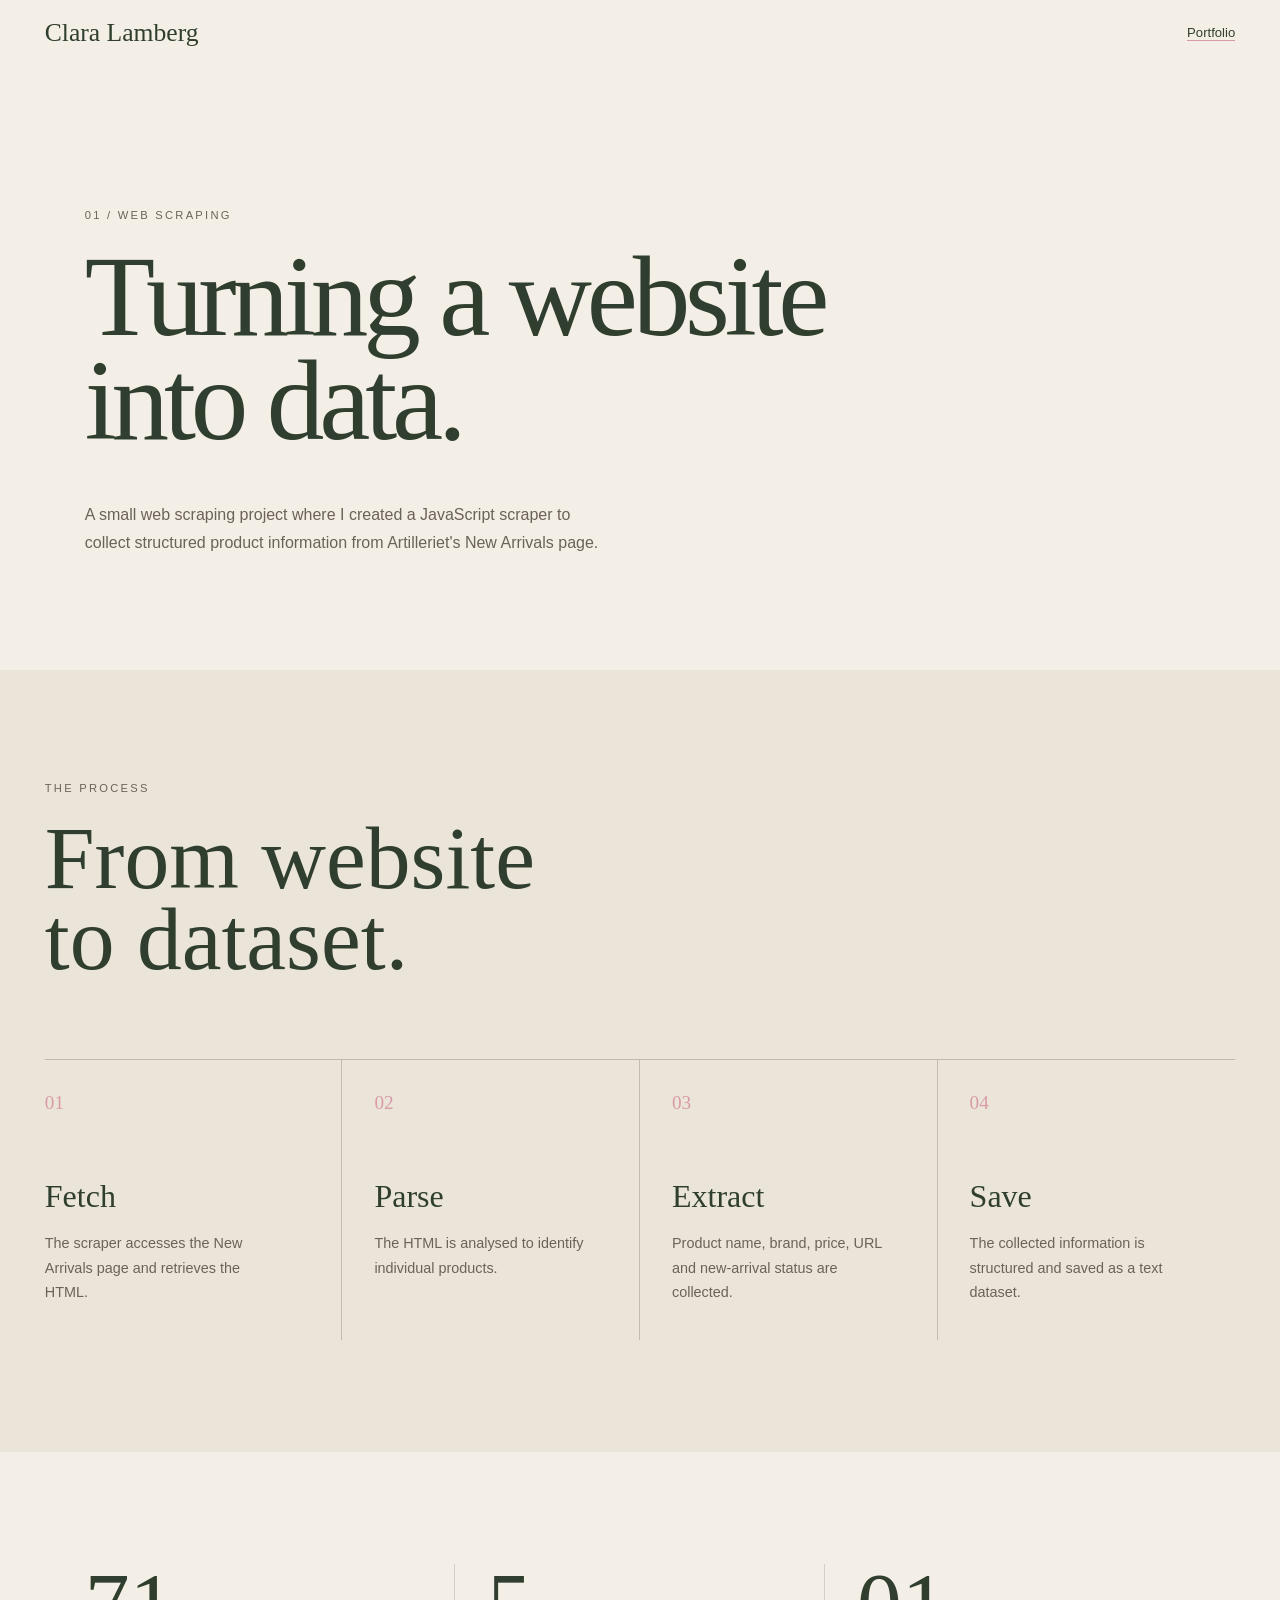
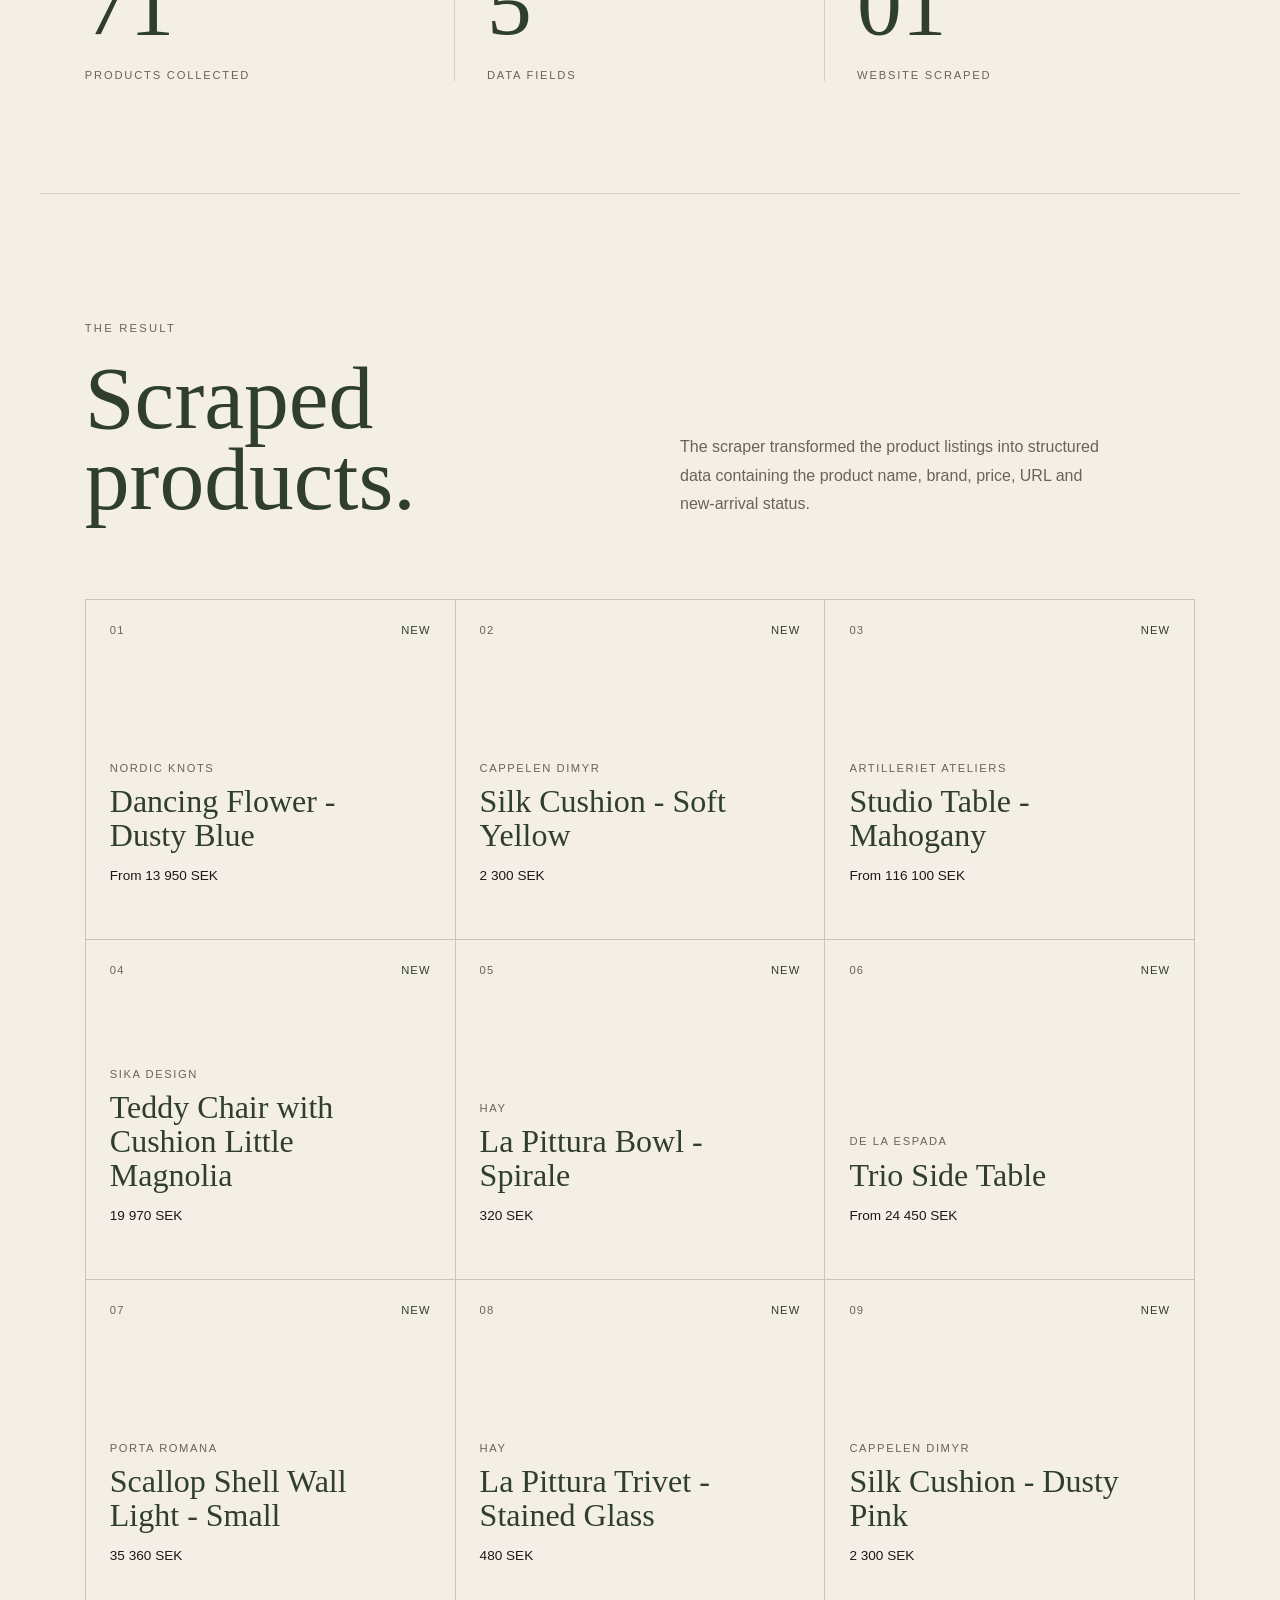
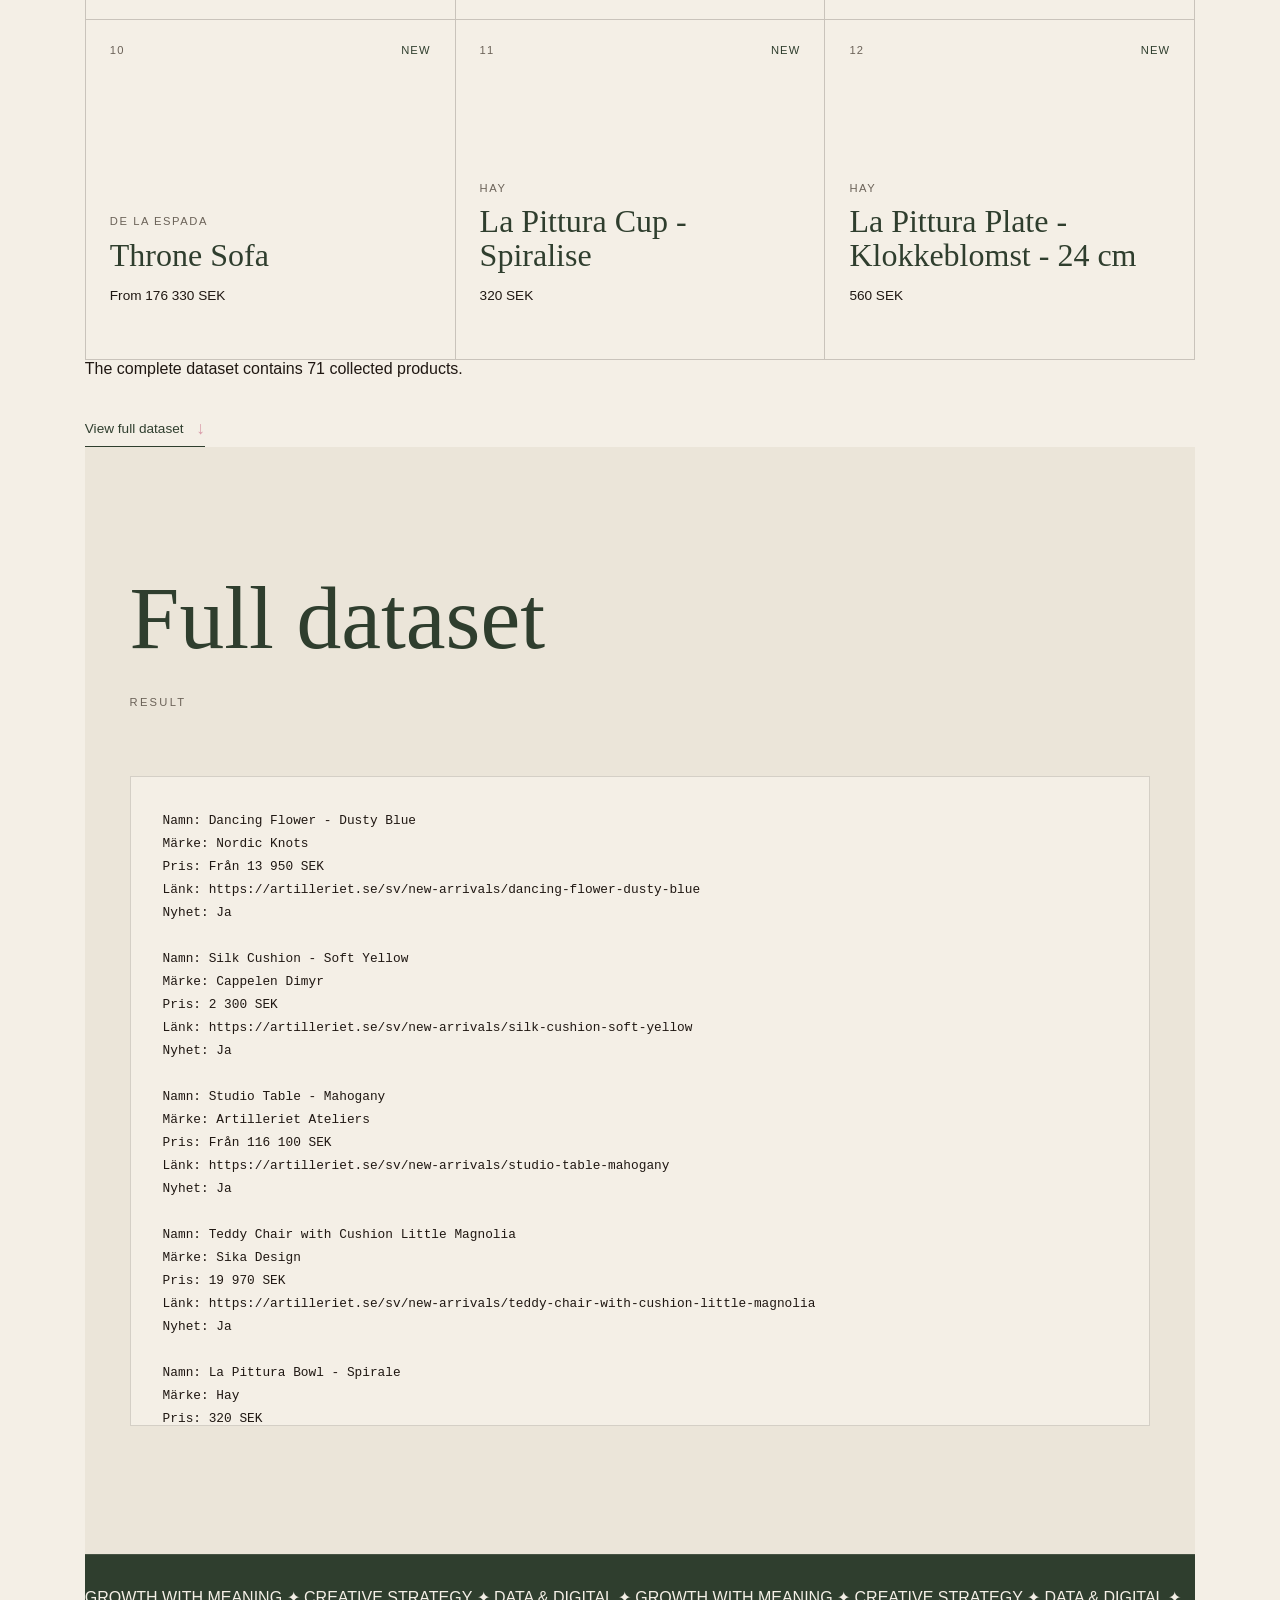
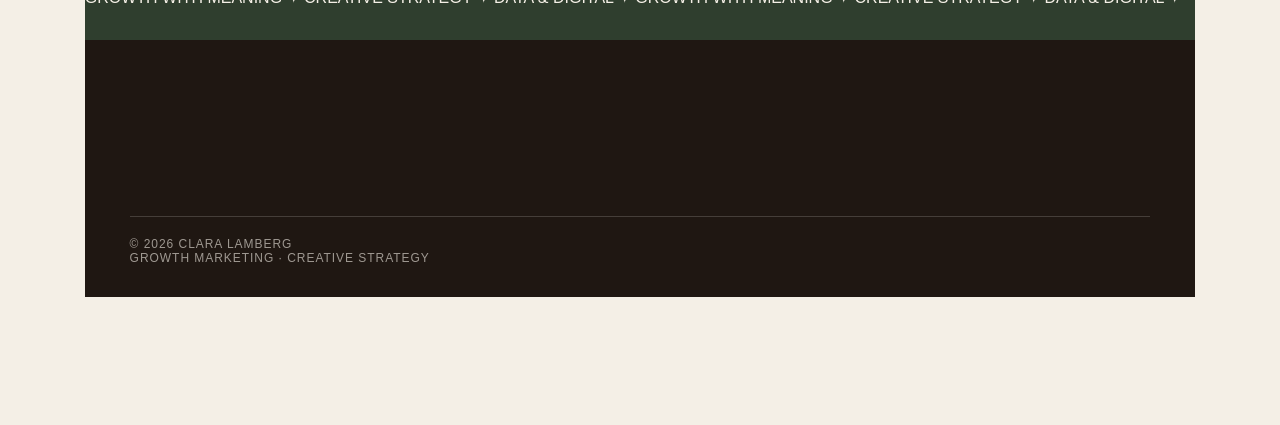
<file: scraperproject.html>
<!DOCTYPE html>
<html lang="en">
<head>
  <!-- Google Tag Manager -->
<script>(function(w,d,s,l,i){w[l]=w[l]||[];w[l].push({'gtm.start':
new Date().getTime(),event:'gtm.js'});var f=d.getElementsByTagName(s)[0],
j=d.createElement(s),dl=l!='dataLayer'?'&l='+l:'';j.async=true;j.src=
'https://www.googletagmanager.com/gtm.js?id='+i+dl;f.parentNode.insertBefore(j,f);
})(window,document,'script','dataLayer','GTM-N8HHXP2M');</script>
<!-- End Google Tag Manager -->
  <meta charset="utf-8">
  <link href="https://fonts.googleapis.com/css2?family=Roboto&display=swap" rel="stylesheet">
  <title>Scraper</title>
  <link rel="stylesheet" href="styles.css"/>
</head>
<body>
  <!-- Google Tag Manager (noscript) -->
<noscript><iframe src="https://www.googletagmanager.com/ns.html?id=GTM-N8HHXP2M"
height="0" width="0" style="display:none;visibility:hidden"></iframe></noscript>
<!-- End Google Tag Manager (noscript) -->
<!DOCTYPE html>
<html lang="sv">
<head>
    <meta charset="UTF-8">
    <meta name="viewport" content="width=device-width, initial-scale=1.0">

    <title>Web Scraper — Clara Lamberg</title>

    <!-- SAMMA CSS SOM RESTEN AV PORTFOLION -->
    <link rel="stylesheet" href="styles.css">
</head>

<body>

    <!-- =========================
         HEADER
    ========================== -->

    <header class="site-header">
        <a href="index.html" class="logo">Clara Lamberg</a>

        <nav class="navigation">
            <a href="portfolio.html" class="active">Portfolio</a>
        </nav>
    </header>


    <!-- =========================
         PROJECT INTRO
    ========================== -->

    <main>

        <section class="scraper-intro">

            <p class="eyebrow">01 / Web Scraping</p>

            <h1>
                Turning a website
                into data.
            </h1>

            <p class="scraper-intro-text">
                A small web scraping project where I created a
                JavaScript scraper to collect structured product
                information from Artilleriet's New Arrivals page.
            </p>

        </section>


        <!-- =========================
             PROCESS
        ========================== -->

        <section class="scraper-process">

            <div class="scraper-process-header">
                <p class="eyebrow">The process</p>

                <h2>
                    From website<br>
                    to dataset.
                </h2>
            </div>

            <div class="process-grid">

                <div class="process-item">
                    <span>01</span>
                    <h3>Fetch</h3>
                    <p>
                        The scraper accesses the New Arrivals
                        page and retrieves the HTML.
                    </p>
                </div>

                <div class="process-item">
                    <span>02</span>
                    <h3>Parse</h3>
                    <p>
                        The HTML is analysed to identify
                        individual products.
                    </p>
                </div>

                <div class="process-item">
                    <span>03</span>
                    <h3>Extract</h3>
                    <p>
                        Product name, brand, price, URL and
                        new-arrival status are collected.
                    </p>
                </div>

                <div class="process-item">
                    <span>04</span>
                    <h3>Save</h3>
                    <p>
                        The collected information is structured
                        and saved as a text dataset.
                    </p>
                </div>

            </div>

        </section>


        <!-- =========================
             DATA OVERVIEW
        ========================== -->

        <section class="scraper-overview">

            <div class="scraper-stat">
                <strong>71</strong>
                <span>Products collected</span>
            </div>

            <div class="scraper-stat">
                <strong>5</strong>
                <span>Data fields</span>
            </div>

            <div class="scraper-stat">
                <strong>01</strong>
                <span>Website scraped</span>
            </div>

        </section>


        <!-- =========================
             SCRAPED DATA
        ========================== -->

        <section class="scraped-data">

            <div class="scraped-data-intro">

                <div>
                    <p class="eyebrow">The result</p>

                    <h2>
                        Scraped<br>
                        products.
                    </h2>
                </div>

                <p>
                    The scraper transformed the product listings
                    into structured data containing the product
                    name, brand, price, URL and new-arrival status.
                </p>

            </div>


            <!-- PRODUCT GRID -->

            <div class="product-grid">


                <!-- PRODUCT 01 -->

                <article class="scraped-product">

                    <div class="product-top">
                        <span>01</span>

                        <span class="product-status">
                            NEW
                        </span>
                    </div>

                    <div class="product-info">
                        <p class="product-brand">
                            Nordic Knots
                        </p>

                        <h3>
                            Dancing Flower - Dusty Blue
                        </h3>

                        <p class="product-price">
                            From 13 950 SEK
                        </p>
                    </div>

                </article>


                <!-- PRODUCT 02 -->

                <article class="scraped-product">

                    <div class="product-top">
                        <span>02</span>

                        <span class="product-status">
                            NEW
                        </span>
                    </div>

                    <div class="product-info">
                        <p class="product-brand">
                            Cappelen Dimyr
                        </p>

                        <h3>
                            Silk Cushion - Soft Yellow
                        </h3>

                        <p class="product-price">
                            2 300 SEK
                        </p>
                    </div>


                </article>


                <!-- PRODUCT 03 -->

                <article class="scraped-product">

                    <div class="product-top">
                        <span>03</span>

                        <span class="product-status">
                            NEW
                        </span>
                    </div>

                    <div class="product-info">
                        <p class="product-brand">
                            Artilleriet Ateliers
                        </p>

                        <h3>
                            Studio Table - Mahogany
                        </h3>

                        <p class="product-price">
                            From 116 100 SEK
                        </p>
                    </div>

                </article>


                <!-- PRODUCT 04 -->

                <article class="scraped-product">

                    <div class="product-top">
                        <span>04</span>

                        <span class="product-status">
                            NEW
                        </span>
                    </div>

                    <div class="product-info">
                        <p class="product-brand">
                            Sika Design
                        </p>

                        <h3>
                            Teddy Chair with Cushion Little Magnolia
                        </h3>

                        <p class="product-price">
                            19 970 SEK
                        </p>
                    </div>


                </article>


                <!-- PRODUCT 05 -->

                <article class="scraped-product">

                    <div class="product-top">
                        <span>05</span>

                        <span class="product-status">
                            NEW
                        </span>
                    </div>

                    <div class="product-info">
                        <p class="product-brand">
                            Hay
                        </p>

                        <h3>
                            La Pittura Bowl - Spirale
                        </h3>

                        <p class="product-price">
                            320 SEK
                        </p>
                    </div>


                </article>


                <!-- PRODUCT 06 -->

                <article class="scraped-product">

                    <div class="product-top">
                        <span>06</span>

                        <span class="product-status">
                            NEW
                        </span>
                    </div>

                    <div class="product-info">
                        <p class="product-brand">
                            De La Espada
                        </p>

                        <h3>
                            Trio Side Table
                        </h3>

                        <p class="product-price">
                            From 24 450 SEK
                        </p>
                    </div>

                </article>


                <!-- PRODUCT 07 -->

                <article class="scraped-product">

                    <div class="product-top">
                        <span>07</span>

                        <span class="product-status">
                            NEW
                        </span>
                    </div>

                    <div class="product-info">
                        <p class="product-brand">
                            Porta Romana
                        </p>

                        <h3>
                            Scallop Shell Wall Light - Small
                        </h3>

                        <p class="product-price">
                            35 360 SEK
                        </p>
                    </div>

                </article>


                <!-- PRODUCT 08 -->

                <article class="scraped-product">

                    <div class="product-top">
                        <span>08</span>

                        <span class="product-status">
                            NEW
                        </span>
                    </div>

                    <div class="product-info">
                        <p class="product-brand">
                            Hay
                        </p>

                        <h3>
                            La Pittura Trivet - Stained Glass
                        </h3>

                        <p class="product-price">
                            480 SEK
                        </p>
                    </div>

                </article>


                <!-- PRODUCT 09 -->

                <article class="scraped-product">

                    <div class="product-top">
                        <span>09</span>

                        <span class="product-status">
                            NEW
                        </span>
                    </div>

                    <div class="product-info">
                        <p class="product-brand">
                            Cappelen Dimyr
                        </p>

                        <h3>
                            Silk Cushion - Dusty Pink
                        </h3>

                        <p class="product-price">
                            2 300 SEK
                        </p>
                    </div>

                </article>


                <!-- PRODUCT 10 -->

                <article class="scraped-product">

                    <div class="product-top">
                        <span>10</span>

                        <span class="product-status">
                            NEW
                        </span>
                    </div>

                    <div class="product-info">
                        <p class="product-brand">
                            De La Espada
                        </p>

                        <h3>
                            Throne Sofa
                        </h3>

                        <p class="product-price">
                            From 176 330 SEK
                        </p>
                    </div>

                </article>


                <!-- PRODUCT 11 -->

                <article class="scraped-product">

                    <div class="product-top">
                        <span>11</span>

                        <span class="product-status">
                            NEW
                        </span>
                    </div>

                    <div class="product-info">
                        <p class="product-brand">
                            Hay
                        </p>

                        <h3>
                            La Pittura Cup - Spiralise
                        </h3>

                        <p class="product-price">
                            320 SEK
                        </p>
                    </div>

                </article>


                <!-- PRODUCT 12 -->

                <article class="scraped-product">

                    <div class="product-top">
                        <span>12</span>

                        <span class="product-status">
                            NEW
                        </span>
                    </div>

                    <div class="product-info">
                        <p class="product-brand">
                            Hay
                        </p>

                        <h3>
                            La Pittura Plate - Klokkeblomst - 24 cm
                        </h3>

                        <p class="product-price">
                            560 SEK
                        </p>
                    </div>

                </article>

            </div>
<div class="full-result">

    <p>
        The complete dataset contains 71 collected products.
    </p>

    <a href="#full-dataset" class="project-button">
        View full dataset
        <span>↓</span>
    </a>

</div>

            <!-- =========================
     FULL DATASET: Result
========================== -->

<section class="full-dataset" id="full-dataset">

    <div class="full-dataset-header">

        <h2>
            Full dataset
        </h2>
 <p class="eyebrow"> Result</p>
    </div>


    <div class="dataset-container">

        <pre>
Namn: Dancing Flower - Dusty Blue
Märke: Nordic Knots
Pris: Från 13 950 SEK
Länk: https://artilleriet.se/sv/new-arrivals/dancing-flower-dusty-blue
Nyhet: Ja

Namn: Silk Cushion - Soft Yellow
Märke: Cappelen Dimyr
Pris: 2 300 SEK
Länk: https://artilleriet.se/sv/new-arrivals/silk-cushion-soft-yellow
Nyhet: Ja

Namn: Studio Table - Mahogany
Märke: Artilleriet Ateliers
Pris: Från 116 100 SEK
Länk: https://artilleriet.se/sv/new-arrivals/studio-table-mahogany
Nyhet: Ja

Namn: Teddy Chair with Cushion Little Magnolia
Märke: Sika Design
Pris: 19 970 SEK
Länk: https://artilleriet.se/sv/new-arrivals/teddy-chair-with-cushion-little-magnolia
Nyhet: Ja

Namn: La Pittura Bowl - Spirale
Märke: Hay
Pris: 320 SEK
Länk: https://artilleriet.se/sv/new-arrivals/la-pittura-bowl-spirale
Nyhet: Ja

Namn: Trio Side Table
Märke: De La Espada
Pris: Från 24 450 SEK
Länk: https://artilleriet.se/sv/new-arrivals/trio-side-table
Nyhet: Ja

Namn: Scallop Shell Wall Light - Small
Märke: Porta Romana
Pris: 35 360 SEK
Länk: https://artilleriet.se/sv/new-arrivals/scallop-shell-wall-light-small
Nyhet: Ja

Namn: La Pittura Trivet - Stained Glass
Märke: Hay
Pris: 480 SEK
Länk: https://artilleriet.se/sv/new-arrivals/la-pittura-trivet-stained-glass
Nyhet: Ja

Namn: Silk Cushion - Dusty Pink
Märke: Cappelen Dimyr
Pris: 2 300 SEK
Länk: https://artilleriet.se/sv/new-arrivals/silk-cushion-dusty-pink
Nyhet: Ja

Namn: Throne Sofa
Märke: De La Espada
Pris: Från 176 330 SEK
Länk: https://artilleriet.se/sv/new-arrivals/throne-sofa
Nyhet: Ja

Namn: La Pittura Cup - Spiralise
Märke: Hay
Pris: 320 SEK
Länk: https://artilleriet.se/sv/new-arrivals/la-pittura-cup-spiralise
Nyhet: Ja

Namn: La Pittura Plate - Klokkeblomst - 24 cm
Märke: Hay
Pris: 560 SEK
Länk: https://artilleriet.se/sv/new-arrivals/la-pittura-plate-klokkeblomst-24-cm
Nyhet: Ja

Namn: Mamma Sofa
Märke: Artilleriet Ateliers
Pris: Från 91 300 SEK
Länk: https://artilleriet.se/sv/new-arrivals/mamma-sofa-mohair
Nyhet: Ja

Namn: La Pittura Cup - Postage Stamp
Märke: Hay
Pris: 320 SEK
Länk: https://artilleriet.se/sv/new-arrivals/la-pittura-cup-postage-stamp
Nyhet: Ja

Namn: 54 Chair
Märke: Dagmar
Pris: Från 88 950 SEK
Länk: https://artilleriet.se/sv/new-arrivals/54-chair-skin
Nyhet: Ja

Namn: Komet Table Lamp - Polished Brass
Märke: Artilleriet Ateliers
Pris: 8 600 SEK
Länk: https://artilleriet.se/sv/new-arrivals/komet-table-lamp-polished-brass
Nyhet: Nej

Namn: Antithesis Intense Body Cleanser 180 ml
Märke: Aesop
Pris: Från 380 SEK
Länk: https://artilleriet.se/sv/new-arrivals/antithesis-intense-body-cleanser-180-ml
Nyhet: Nej

Namn: La Pittura Plate - Crocus - 24 cm
Märke: Hay
Pris: 560 SEK
Länk: https://artilleriet.se/sv/new-arrivals/la-pittura-plate-crocus-24-cm
Nyhet: Ja

Namn: Canvas - Terracotta
Märke: Nordic Knots
Pris: Från 6 750 SEK
Länk: https://artilleriet.se/sv/new-arrivals/canvas-terracotta
Nyhet: Ja

Namn: Komet Floor Lamp - Polished Brass
Märke: Artilleriet Ateliers
Pris: 13 800 SEK
Länk: https://artilleriet.se/sv/new-arrivals/komet-floor-lamp-polished-brass
Nyhet: Nej

Namn: Porcelain Tapestry no.07
Märke: Cappelen Dimyr
Pris: 10 100 SEK
Länk: https://artilleriet.se/sv/new-arrivals/porcelain-tapestry-no07
Nyhet: Nej

Namn: Mary's Chair
Märke: De La Espada
Pris: Från 26 920 SEK
Länk: https://artilleriet.se/sv/new-arrivals/marys-chair
Nyhet: Ja

Namn: Blood Spider Orchids - EdP 75 ml
Märke: Régime des Fleurs
Pris: 2 950 SEK
Länk: https://artilleriet.se/sv/new-arrivals/blood-spider-orchids-edp-75-ml
Nyhet: Nej

Namn: Maya Placemat - Zenzero
Märke: Society
Pris: 820 SEK
Länk: https://artilleriet.se/sv/new-arrivals/maya-placemat-zenzero
Nyhet: Nej

Namn: Lantern Pyramid Pendant - Small
Märke: Workstead
Pris: Från 116 200 SEK
Länk: https://artilleriet.se/sv/new-arrivals/lantern-pyramid-pendant-small
Nyhet: Nej

Namn: Savanna - Jute/Cream
Märke: Nordic Knots
Pris: Från 9 750 SEK
Länk: https://artilleriet.se/sv/new-arrivals/savanna-jutecream
Nyhet: Ja

Namn: Wall Street Duvet Cover Oxford - 150x210
Märke: Magniberg
Pris: 1 860 SEK
Länk: https://artilleriet.se/sv/new-arrivals/wall-street-duvet-cover-oxford-150x210-skin
Nyhet: Nej

Namn: Axelle Delhaye - Flower Pot Large
Märke: Serax
Pris: 2 480 SEK
Länk: https://artilleriet.se/sv/new-arrivals/axelle-delhaye-flower-pot-large
Nyhet: Nej

Namn: Wildly Fig - EdP 75 ml
Märke: Régime des Fleurs
Pris: 2 950 SEK
Länk: https://artilleriet.se/sv/new-arrivals/wildly-fig-edp-75-ml
Nyhet: Nej

Namn: No.30
Märke: Cappelen Dimyr
Pris: Från 27 980 SEK
Länk: https://artilleriet.se/sv/new-arrivals/no30
Nyhet: Nej

Namn: Herring Carafe - Dark Green
Märke: Serax
Pris: 490 SEK
Länk: https://artilleriet.se/sv/new-arrivals/herring-carafe-dark-green
Nyhet: Nej

Namn: N-DC07 Dining Chair
Märke: Karimoku Case
Pris: Från 25 950 SEK
Länk: https://artilleriet.se/sv/new-arrivals/n-dc07-dining-chair
Nyhet: Nej

Namn: Porcelain Tapestry no.08
Märke: Cappelen Dimyr
Pris: Från 8 950 SEK
Länk: https://artilleriet.se/sv/new-arrivals/porcelain-tapestry-no08
Nyhet: Nej

Namn: Lotus Charm Floor Lamp - Huo
Märke: Taiwan-Lantern
Pris: 121 500 SEK
Länk: https://artilleriet.se/sv/new-arrivals/lotus-charm-floor-lamp-huo
Nyhet: Nej

Namn: Lantern Pyramid Sconce
Märke: Workstead
Pris: Från 44 800 SEK
Länk: https://artilleriet.se/sv/new-arrivals/lantern-pyramid-sconce
Nyhet: Nej

Namn: Wall Street Pillow Case Oxford - 50 x 60
Märke: Magniberg
Pris: 540 SEK
Länk: https://artilleriet.se/sv/new-arrivals/wall-street-pillow-case-oxford-50-x-60
Nyhet: Nej

Namn: Plum Charm Table Lamp - Mu
Märke: Taiwan-Lantern
Pris: 67 500 SEK
Länk: https://artilleriet.se/sv/new-arrivals/plum-charm-table-lamp-mu
Nyhet: Nej

Namn: Silhouette Cereal Bowl
Märke: Serax
Pris: 220 SEK
Länk: https://artilleriet.se/sv/new-arrivals/silhouette-cereal-bowl
Nyhet: Nej

Namn: Colonnade No.16
Märke: Cappelen Dimyr
Pris: 10 450 SEK
Länk: https://artilleriet.se/sv/new-arrivals/colonnade-no16
Nyhet: Nej

Namn: Lotus Charm Floor Lamp - Jin
Märke: Taiwan-Lantern
Pris: 121 500 SEK
Länk: https://artilleriet.se/sv/new-arrivals/lotus-charm-floor-lamp-jin
Nyhet: Nej

Namn: Silhouette Serving Bowl - 25,5 cm
Märke: Serax
Pris: 630 SEK
Länk: https://artilleriet.se/sv/new-arrivals/silhouette-serving-bowl-255-cm
Nyhet: Nej

Namn: Wall Street Pillow Case Oxford - 50 x 60
Märke: Magniberg
Pris: 540 SEK
Länk: https://artilleriet.se/sv/new-arrivals/wall-street-pillow-case-oxford-50-x-60-71003250600219skin
Nyhet: Nej

Namn: Scallop Side Plate
Märke: Bordallo Pinheiro
Pris: 240 SEK
Länk: https://artilleriet.se/sv/new-arrivals/scallop-side-plate
Nyhet: Nej

Namn: Colonnade No.14
Märke: Cappelen Dimyr
Pris: 10 450 SEK
Länk: https://artilleriet.se/sv/new-arrivals/colonnade-no14
Nyhet: Nej

Namn: Wall Street Duvet Cover Oxford - 150x210
Märke: Magniberg
Pris: 1 860 SEK
Länk: https://artilleriet.se/sv/new-arrivals/wall-street-duvet-cover-oxford-150x210
Nyhet: Nej

Namn: Plum Charm Table Lamp - Shui
Märke: Taiwan-Lantern
Pris: 67 500 SEK
Länk: https://artilleriet.se/sv/new-arrivals/plum-charm-table-lamp-shui
Nyhet: Nej

Namn: R 513 Armchair
Märke: Gervasoni
Pris: Från 19 920 SEK
Länk: https://artilleriet.se/sv/new-arrivals/r-513-armchair
Nyhet: Nej

Namn: Studio Linen Bedspread - 265x280 cm
Märke: Nordic Knots
Pris: 3 850 SEK
Länk: https://artilleriet.se/sv/new-arrivals/studio-linen-bedspread-265x280-cm
Nyhet: Nej

Namn: Como - Cinnamon
Märke: Artilleriet Ateliers
Pris: 11 900 SEK
Länk: https://artilleriet.se/sv/new-arrivals/como-cinnamon
Nyhet: Nej

Namn: Arc Floor Lamp
Märke: Artilleriet Ateliers
Pris: 15 580 SEK
Länk: https://artilleriet.se/sv/new-arrivals/arc-floor-lamp-1
Nyhet: Nej

Namn: Como - Chocolate
Märke: Artilleriet Ateliers
Pris: 11 900 SEK
Länk: https://artilleriet.se/sv/new-arrivals/como-chocolate
Nyhet: Nej

Namn: Como - Oat
Märke: Artilleriet Ateliers
Pris: 11 900 SEK
Länk: https://artilleriet.se/sv/new-arrivals/como-oat
Nyhet: Nej

Namn: Sateen Duvet Cover
Märke: Nordic Knots
Pris: Från 2 200 SEK
Länk: https://artilleriet.se/sv/new-arrivals/sateen-duvet-cover
Nyhet: Nej

Namn: Timna Coupe - Latte
Märke: (okänt)
Pris: 4 980 SEK
Länk: https://artilleriet.se/sv/new-arrivals/timna-coupe-latte
Nyhet: Nej

Namn: Como - Powder
Märke: Artilleriet Ateliers
Pris: 11 900 SEK
Länk: https://artilleriet.se/sv/new-arrivals/como-powder
Nyhet: Nej

Namn: Como - Amber
Märke: Artilleriet Ateliers
Pris: 11 900 SEK
Länk: https://artilleriet.se/sv/new-arrivals/como-amber
Nyhet: Nej

Namn: Peggy Mini Incense Holder
Märke: Astier de Villatte
Pris: 890 SEK
Länk: https://artilleriet.se/sv/new-arrivals/peggy-mini-incense-holder
Nyhet: Nej

Namn: Tradition 03 – Beige
Märke: Nordic Knots
Pris: Från 2 950 SEK
Länk: https://artilleriet.se/sv/new-arrivals/tradition-03-beige
Nyhet: Nej

Namn: Leopard Pillow Case 50x50 cm
Märke: Nordic Knots
Pris: Från 1 900 SEK
Länk: https://artilleriet.se/sv/new-arrivals/leopard-pillow-case-50x50
Nyhet: Nej

Namn: Timna Vase Extra Short - Aged Iron
Märke: (okänt)
Pris: 5 480 SEK
Länk: https://artilleriet.se/sv/new-arrivals/timna-vase-extra-short-aged-iron
Nyhet: Nej
        </pre>

    </div>

</section>


    <!-- =========================
         MARQUEE
    ========================== -->

    <section class="marquee-section" aria-label="Scrolling statement">

        <div class="marquee">

            <div class="marquee-track">

                <span>GROWTH WITH MEANING</span>
                <span class="marquee-dot">✦</span>

                <span>CREATIVE STRATEGY</span>
                <span class="marquee-dot">✦</span>

                <span>DATA &amp; DIGITAL</span>
                <span class="marquee-dot">✦</span>

                <span>GROWTH WITH MEANING</span>
                <span class="marquee-dot">✦</span>

                <span>CREATIVE STRATEGY</span>
                <span class="marquee-dot">✦</span>

                <span>DATA &amp; DIGITAL</span>
                <span class="marquee-dot">✦</span>

            </div>

        </div>

    </section>


    <!-- =========================
         FOOTER
    ========================== -->

    <footer class="site-footer">

        <div class="footer-bottom">

            <p>
                © 2026 Clara Lamberg
            </p>

            <p>
                Growth Marketing · Creative Strategy
            </p>

        </div>

    </footer>

</body>
</html>
</file>
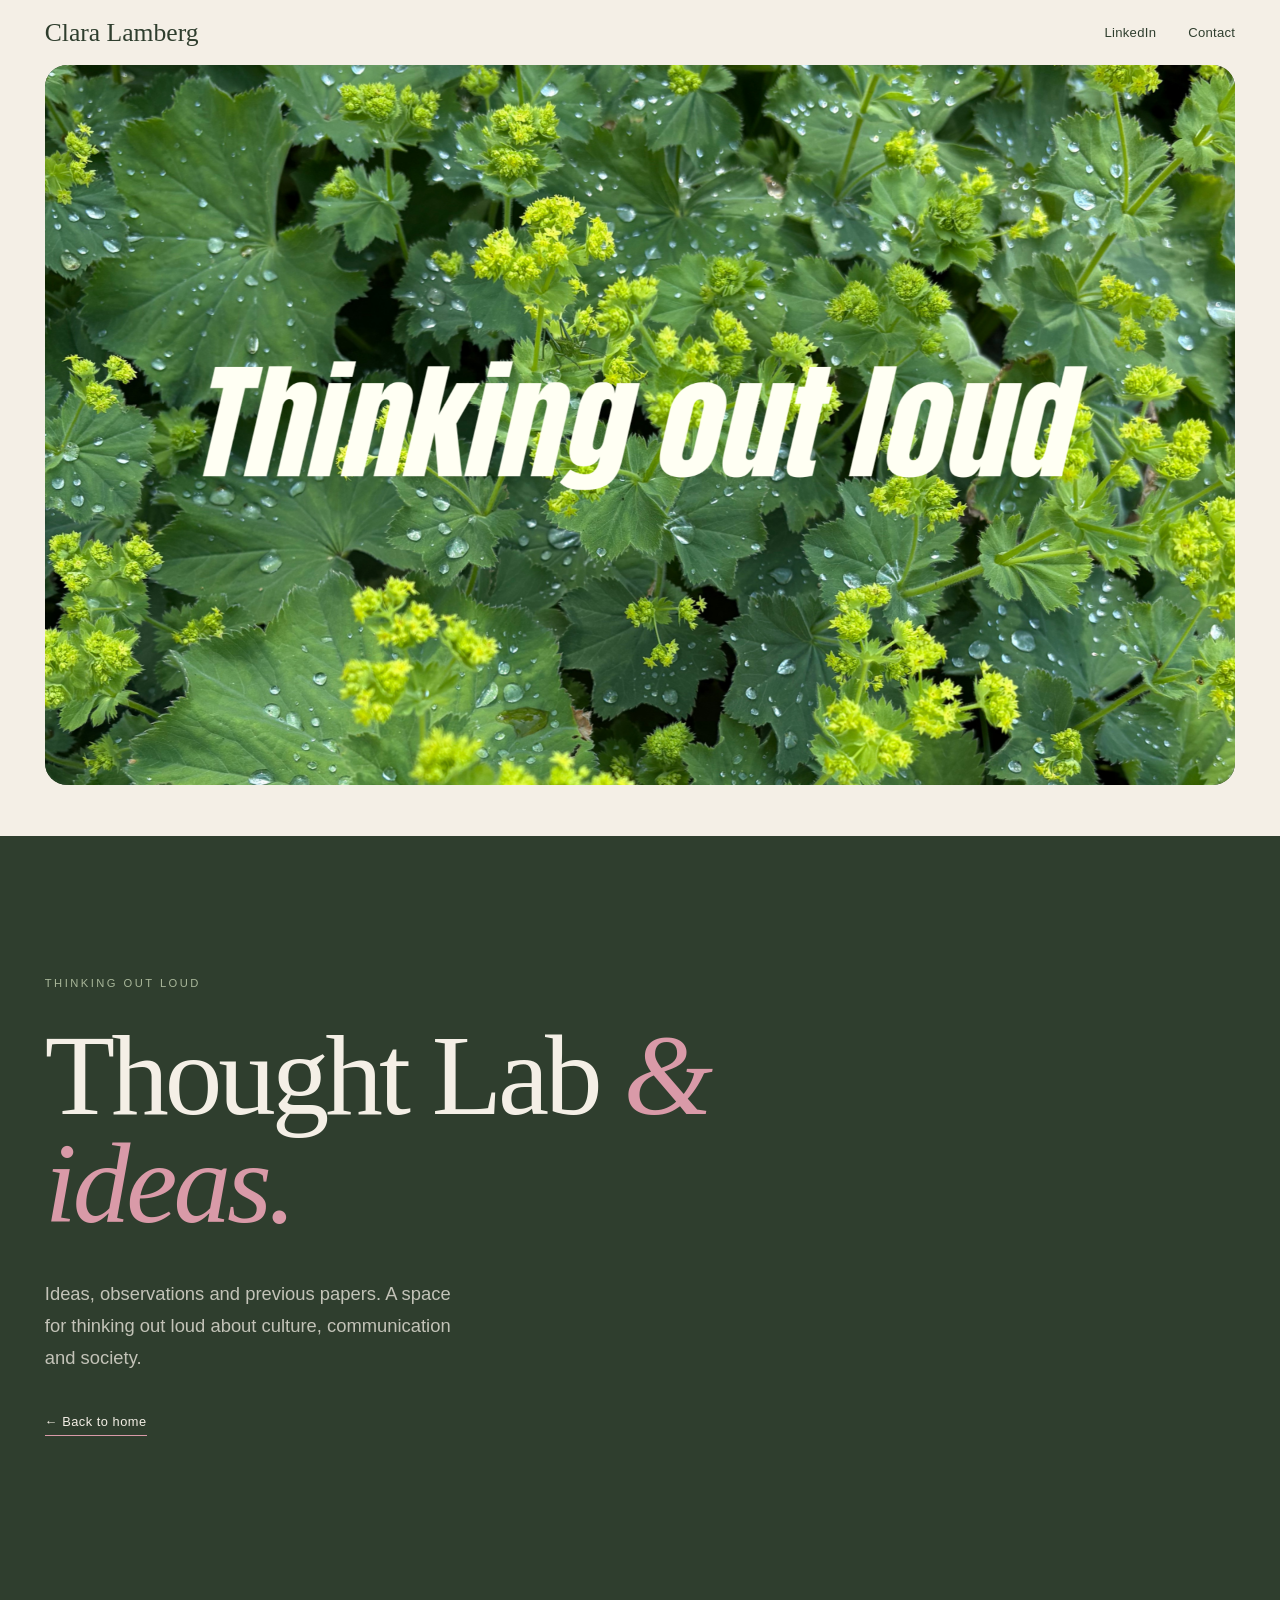
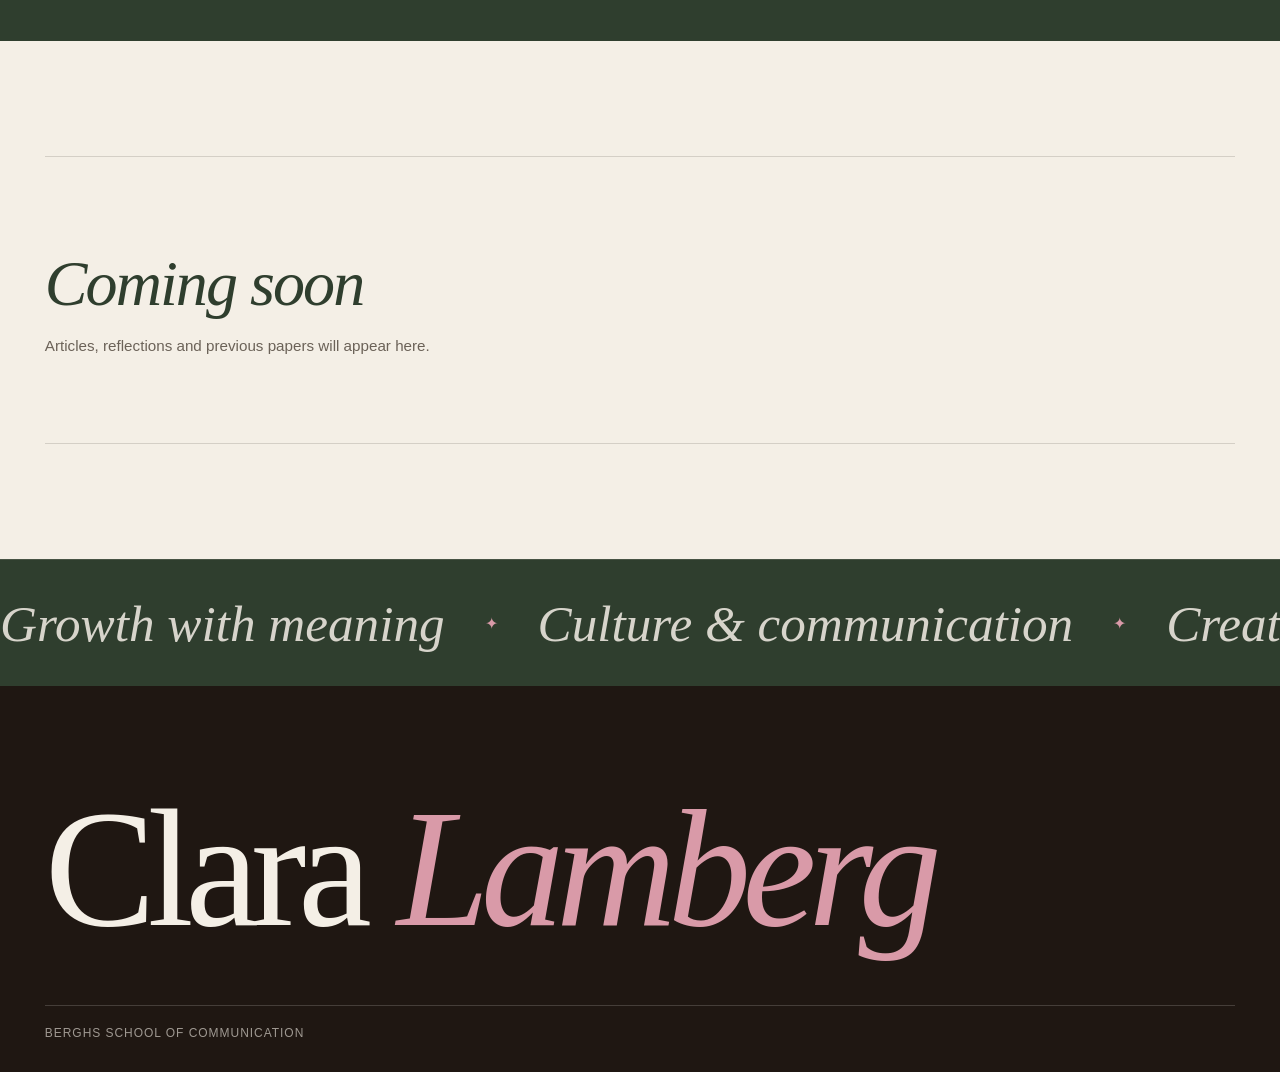
<file: thoughtlab.html>
<!DOCTYPE html>
<html lang="en">
<head>
  <!-- Google Tag Manager -->
<script>(function(w,d,s,l,i){w[l]=w[l]||[];w[l].push({'gtm.start':
new Date().getTime(),event:'gtm.js'});var f=d.getElementsByTagName(s)[0],
j=d.createElement(s),dl=l!='dataLayer'?'&l='+l:'';j.async=true;j.src=
'https://www.googletagmanager.com/gtm.js?id='+i+dl;f.parentNode.insertBefore(j,f);
})(window,document,'script','dataLayer','GTM-N8HHXP2M');</script>
<!-- End Google Tag Manager -->
  <meta charset="utf-8">
  <link href="https://fonts.googleapis.com/css2?family=Roboto&display=swap" rel="stylesheet">
  <title>Thought Lab</title>
  <link rel="stylesheet" href="styles.css"/>
</head>
<body>
  <!-- Google Tag Manager (noscript) -->
<noscript><iframe src="https://www.googletagmanager.com/ns.html?id=GTM-N8HHXP2M"
height="0" width="0" style="display:none;visibility:hidden"></iframe></noscript>
<!-- End Google Tag Manager (noscript) -->
  <!-- Header -->

   <header class="site-header" id="siteHeader">
    <a class="name" href="index.html">Clara Lamberg</a>
    <nav class="site-nav" aria-label="Main navigation">
      <a href="https://www.linkedin.com/in/clara-lamberg-18b7282b8" target="_blank" rel="noopener noreferrer">LinkedIn</a>
      <a href="mailto:clara.lamberg@hotmail.se">Contact</a>
    </nav>
  </header>
 
  <main>
    <section class="hero hero-forest">
      <img src="thinkingoutloud.png" alt="Image representing Thought Lab">
    </section>
 
    <section class="intro">
      <div class="intro-inner">
        <p class="label reveal">Thinking out loud</p>
        <h1 class="reveal">Thought Lab <em>&amp; ideas.</em></h1>
        <p class="lead reveal">Ideas, observations and previous papers. A space for thinking out loud about culture, communication and society.</p>
        <a class="back-link" href="index.html">← Back to home</a>
      </div>
    </section>
 
    <section class="writing" aria-label="Articles and papers">
 
      <!-- Shown while there are no articles. Delete this block when the first article is added. -->
      <div class="coming-soon reveal">
        <p>Coming soon</p>
        <span>Articles, reflections and previous papers will appear here.</span>
      </div>
 
      <!-- COPY THIS BLOCK FOR EACH ARTICLE (place inside <div class="writing-list">)
      <div class="writing-list">
        <a class="writing-item reveal" href="article.html">
          <p class="writing-date">Month 20XX · Paper</p>
          <div>
            <h2>Article title</h2>
            <p>One or two sentences about what the text is about.</p>
          </div>
          <span class="arrow">↗</span>
        </a>
      </div>
      -->
 
    </section>
  </main>
 
  <section class="marquee" aria-label="Scrolling statement">
    <div class="track">
      <span>Growth with meaning</span><span class="dot">✦</span><span>Culture &amp; communication</span><span class="dot">✦</span><span>Creative strategy</span><span class="dot">✦</span><span>Growth marketing</span><span class="dot">✦</span>
      <span>Growth with meaning</span><span class="dot">✦</span><span>Culture &amp; communication</span><span class="dot">✦</span><span>Creative strategy</span><span class="dot">✦</span><span>Growth marketing</span><span class="dot">✦</span>
    </div>
  </section>
 
  <footer class="site-footer">
    <p class="footer-name">Clara <em>Lamberg</em></p>
    <div class="footer-bottom">Berghs School of Communication</div>
  </footer>
 
  <script>
    const header = document.getElementById("siteHeader");
    const onScroll = () => header.classList.toggle("is-solid", window.scrollY > 24);
    onScroll();
    window.addEventListener("scroll", onScroll, { passive: true });
 
    const io = new IntersectionObserver((entries) => {
      entries.forEach((e) => { if (e.isIntersecting) { e.target.classList.add("in"); io.unobserve(e.target); } });
    }, { threshold: 0.12 });
    document.querySelectorAll(".reveal").forEach((el) => io.observe(el));
  </script>
</body>
</html>
</file>
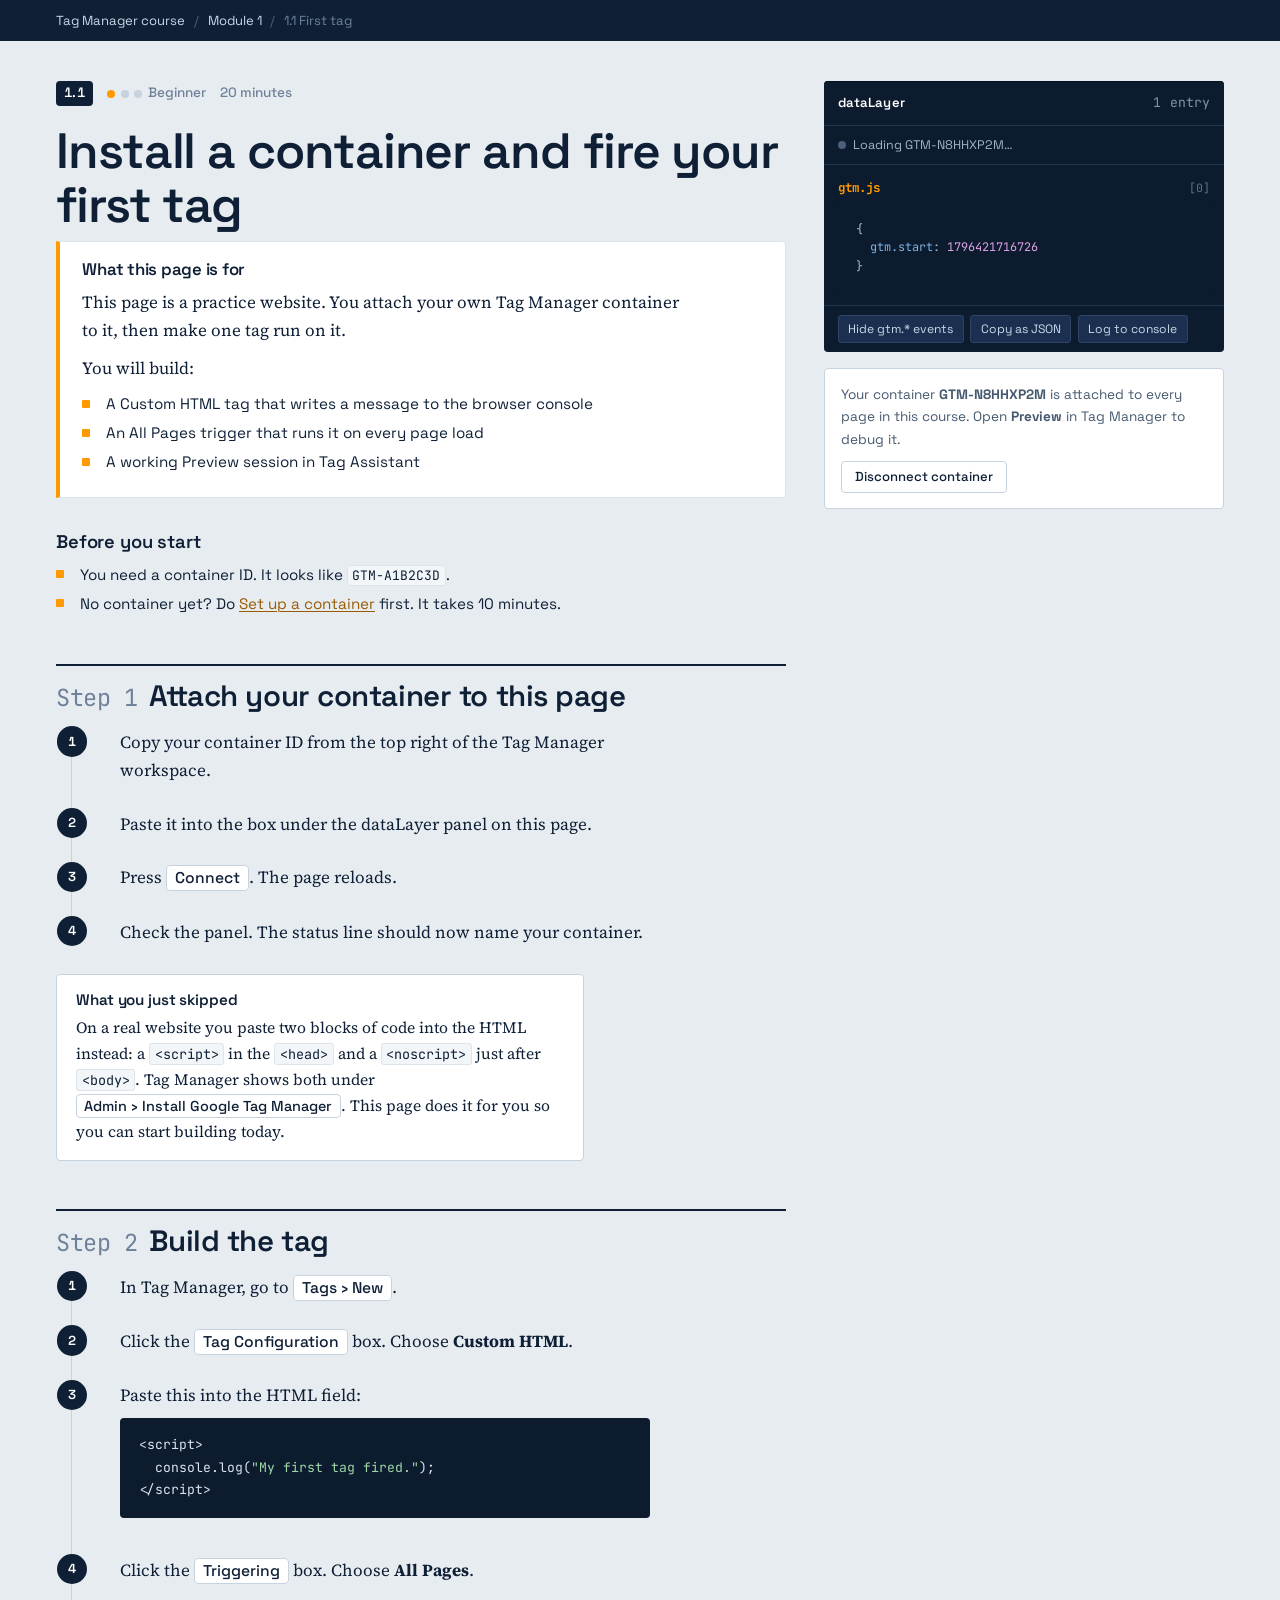
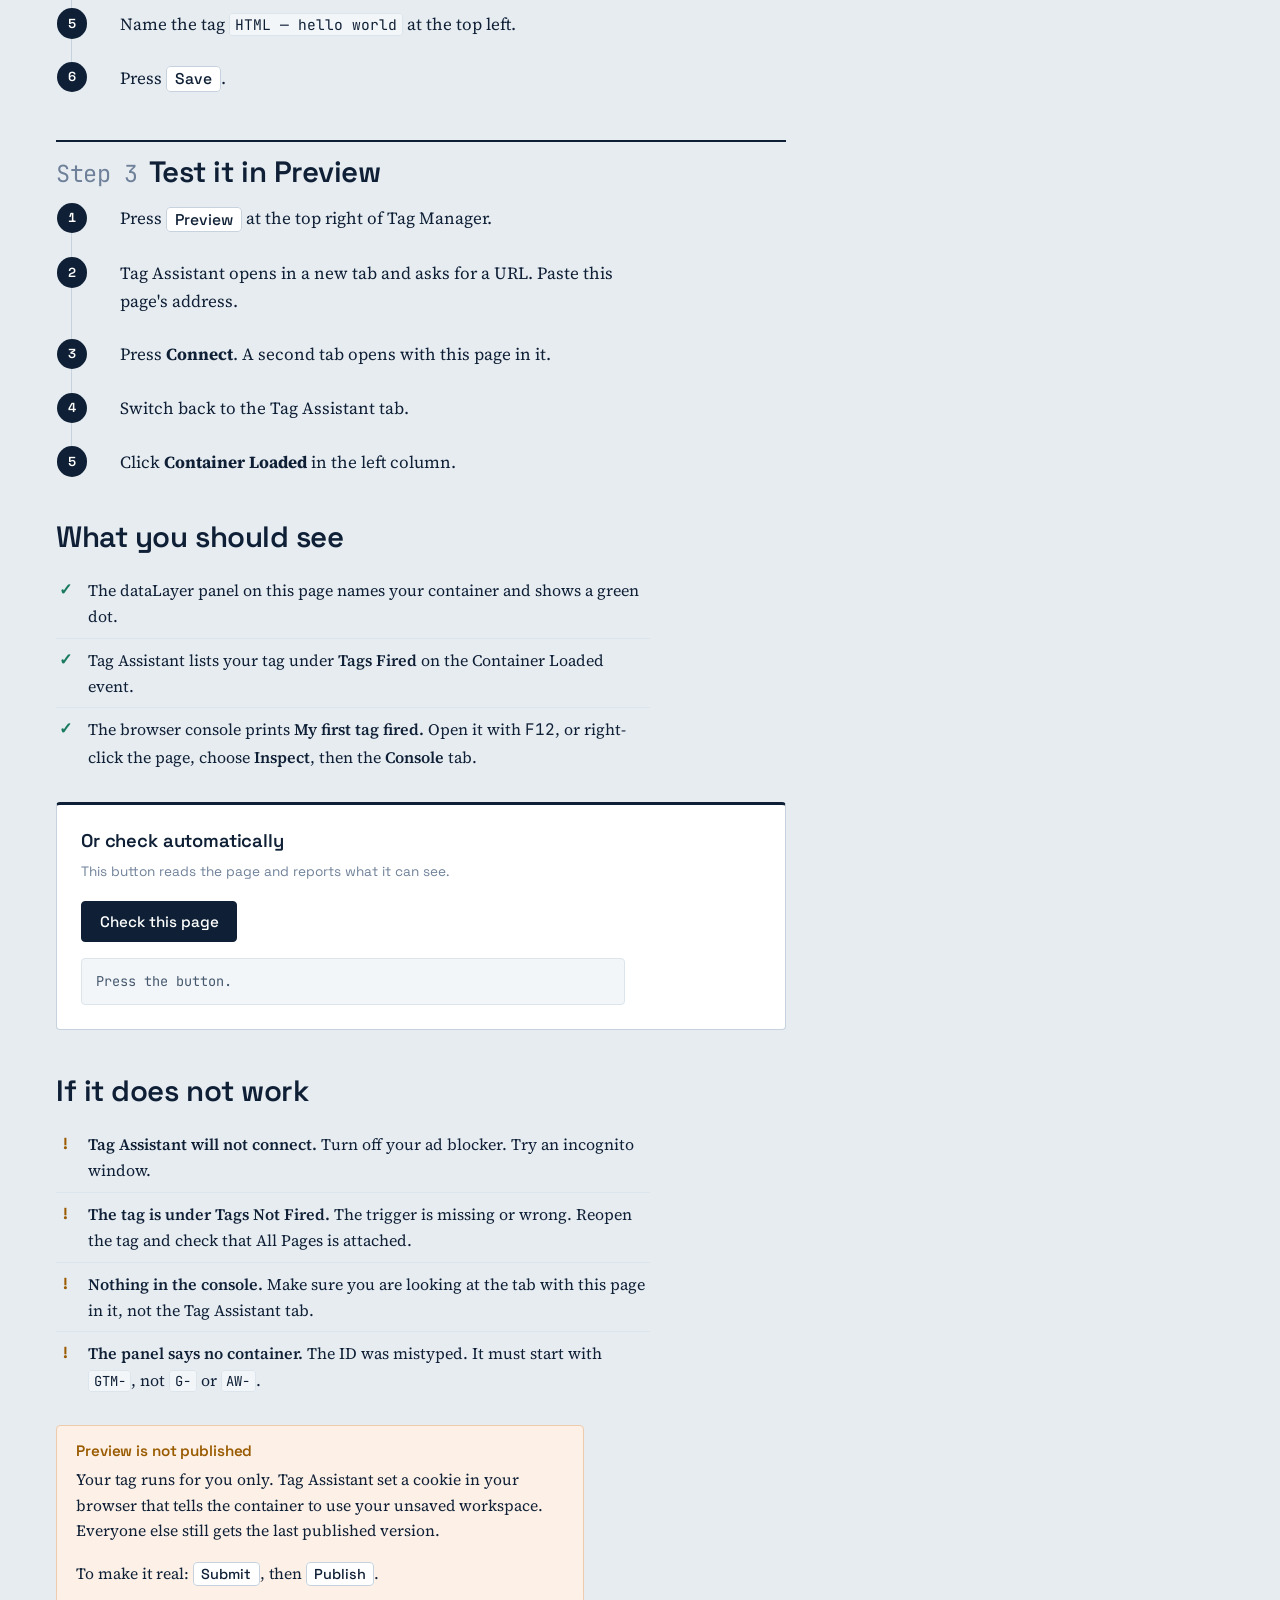
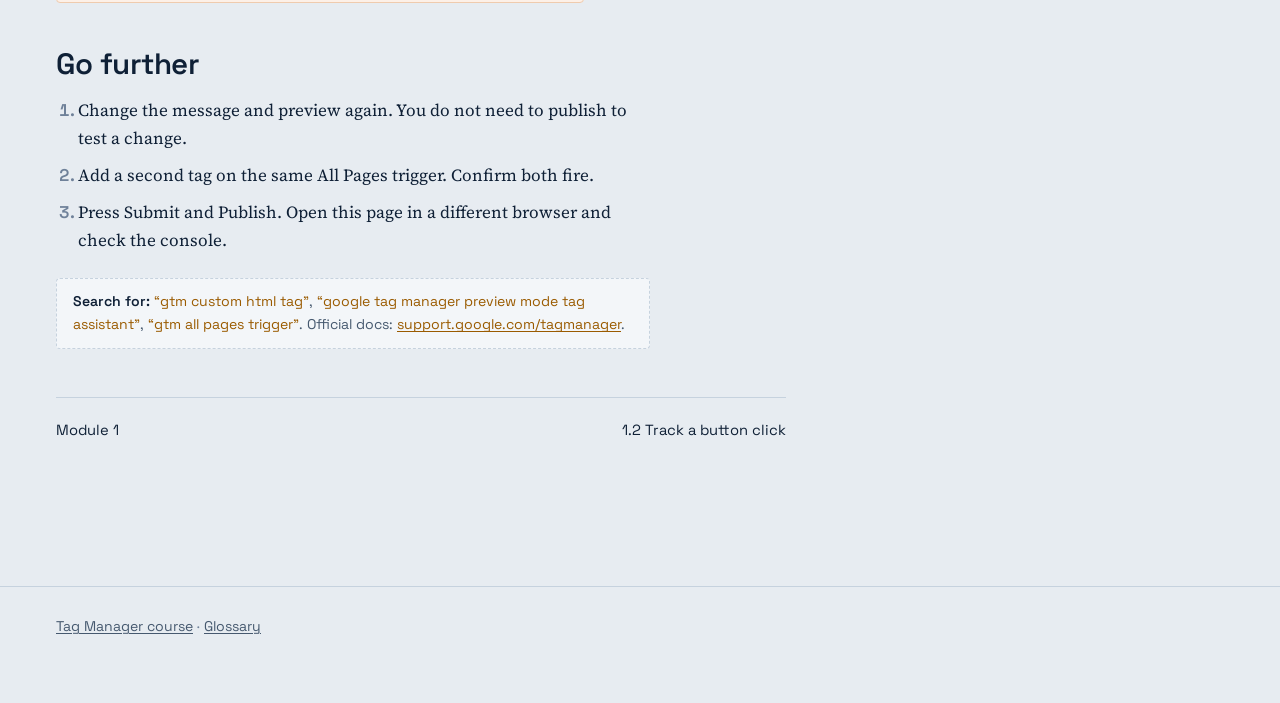
<file: gtm-course/01-gtm-basics/1-first-tag.html>
<!DOCTYPE html>
<html lang="en">
<head>
<meta charset="UTF-8">
<meta name="viewport" content="width=device-width, initial-scale=1.0">
<title>1.1 Install a container and fire your first tag</title>
<meta name="description" content="Step-by-step GTM exercise: connect a Google Tag Manager container, build a Custom HTML tag on the All Pages trigger, and verify it in Preview mode.">
<link rel="preconnect" href="https://fonts.googleapis.com">
<link rel="preconnect" href="https://fonts.gstatic.com" crossorigin>
<link href="https://fonts.googleapis.com/css2?family=JetBrains+Mono:wght@400;700&family=Source+Serif+4:opsz,wght@8..60,400;8..60,600&family=Space+Grotesk:wght@400;500;600;700&display=swap" rel="stylesheet">
<link rel="stylesheet" href="../assets/course.css">
<script src="../assets/config.js"></script>
<script src="../assets/course.js"></script>
</head>
<body>

<a class="skip" href="#main">Skip to content</a>

<nav aria-label="Breadcrumb">
    <ul class="crumbs">
        <li><a href="../index.html">Tag Manager course</a></li>
        <li><a href="index.html">Module 1</a></li>
        <li><a href="1-first-tag.html" aria-current="page">1.1 First tag</a></li>
    </ul>
</nav>

<main id="main" class="wrap">
<div class="bench">
    <div class="column">

        <div class="ex-meta">
            <span class="ex-no">1.1</span>
            <span class="level"><i class="on"></i><i></i><i></i> Beginner</span>
            <span>20 minutes</span>
        </div>

        <h1>Install a container and fire your first tag</h1>

        <div class="purpose">
            <h2>What this page is for</h2>
            <p>This page is a practice website. You attach your own Tag Manager container to it, then make one tag
                run on it.</p>
            <p>You will build:</p>
            <ul class="build-list">
                <li>A Custom HTML tag that writes a message to the browser console</li>
                <li>An All Pages trigger that runs it on every page load</li>
                <li>A working Preview session in Tag Assistant</li>
            </ul>
        </div>

        <h3>Before you start</h3>
        <ul class="build-list">
            <li>You need a container ID. It looks like <code>GTM-A1B2C3D</code>.</li>
            <li>No container yet? Do <a href="../reference/setup.html">Set up a container</a> first. It takes 10 minutes.</li>
        </ul>

        <h2 class="step"><span class="num">Step 1</span> Attach your container to this page</h2>

        <ol class="steps">
            <li><p>Copy your container ID from the top right of the Tag Manager workspace.</p></li>
            <li><p>Paste it into the box under the dataLayer panel on this page.</p></li>
            <li><p>Press <span class="path">Connect</span>. The page reloads.</p></li>
            <li><p>Check the panel. The status line should now name your container.</p></li>
        </ol>

        <div class="note">
            <h3>What you just skipped</h3>
            <p>On a real website you paste two blocks of code into the HTML instead: a <code>&lt;script&gt;</code> in
                the <code>&lt;head&gt;</code> and a <code>&lt;noscript&gt;</code> just after
                <code>&lt;body&gt;</code>. Tag Manager shows both under
                <span class="path">Admin › Install Google Tag Manager</span>. This page does it for you so you can
                start building today.</p>
        </div>

        <h2 class="step"><span class="num">Step 2</span> Build the tag</h2>

        <ol class="steps">
            <li>
                <p>In Tag Manager, go to <span class="path">Tags › New</span>.</p>
            </li>
            <li>
                <p>Click the <span class="path">Tag Configuration</span> box. Choose <b>Custom HTML</b>.</p>
            </li>
            <li>
                <p>Paste this into the HTML field:</p>
<pre><code>&lt;script&gt;
  console.log(<span class="tok-str">"My first tag fired."</span>);
&lt;/script&gt;</code></pre>
            </li>
            <li>
                <p>Click the <span class="path">Triggering</span> box. Choose <b>All Pages</b>.</p>
            </li>
            <li>
                <p>Name the tag <code>HTML — hello world</code> at the top left.</p>
            </li>
            <li>
                <p>Press <span class="path">Save</span>.</p>
            </li>
        </ol>

        <h2 class="step"><span class="num">Step 3</span> Test it in Preview</h2>

        <ol class="steps">
            <li><p>Press <span class="path">Preview</span> at the top right of Tag Manager.</p></li>
            <li><p>Tag Assistant opens in a new tab and asks for a URL. Paste this page's address.</p></li>
            <li><p>Press <b>Connect</b>. A second tab opens with this page in it.</p></li>
            <li><p>Switch back to the Tag Assistant tab.</p></li>
            <li><p>Click <b>Container Loaded</b> in the left column.</p></li>
        </ol>

        <h2>What you should see</h2>
        <ul class="outcome">
            <li>The dataLayer panel on this page names your container and shows a green dot.</li>
            <li>Tag Assistant lists your tag under <b>Tags Fired</b> on the Container Loaded event.</li>
            <li>The browser console prints <b>My first tag fired.</b> Open it with <kbd>F12</kbd>, or right-click the page, choose <b>Inspect</b>, then the <b>Console</b> tab.</li>
        </ul>

        <div class="demo">
            <h3>Or check automatically</h3>
            <p class="demo-hint">This button reads the page and reports what it can see.</p>
            <div class="row">
                <button class="btn" id="check-btn">Check this page</button>
            </div>
            <p class="readout" id="check-out">Press the button.</p>
        </div>

        <h2>If it does not work</h2>
        <ul class="fix">
            <li><b>Tag Assistant will not connect.</b> Turn off your ad blocker. Try an incognito window.</li>
            <li><b>The tag is under Tags Not Fired.</b> The trigger is missing or wrong. Reopen the tag and check that All Pages is attached.</li>
            <li><b>Nothing in the console.</b> Make sure you are looking at the tab with this page in it, not the Tag Assistant tab.</li>
            <li><b>The panel says no container.</b> The ID was mistyped. It must start with <code>GTM-</code>, not <code>G-</code> or <code>AW-</code>.</li>
        </ul>

        <div class="gotcha">
            <h3>Preview is not published</h3>
            <p>Your tag runs for you only. Tag Assistant set a cookie in your browser that tells the container to use
                your unsaved workspace. Everyone else still gets the last published version.</p>
            <p>To make it real: <span class="path">Submit</span>, then <span class="path">Publish</span>.</p>
        </div>

        <h2>Go further</h2>
        <ol class="tasks">
            <li>Change the message and preview again. You do not need to publish to test a change.</li>
            <li>Add a second tag on the same All Pages trigger. Confirm both fire.</li>
            <li>Press Submit and Publish. Open this page in a different browser and check the console.</li>
        </ol>

        <div class="lookup">
            <b>Search for:</b> <q>gtm custom html tag</q>, <q>google tag manager preview mode tag assistant</q>,
            <q>gtm all pages trigger</q>. Official docs:
            <a href="https://support.google.com/tagmanager/">support.google.com/tagmanager</a>.
        </div>

        <div class="pager">
            <span><a href="index.html">Module 1</a></span>
            <span><a href="3-click-trigger.html">1.2 Track a button click</a></span>
        </div>

    </div>

    <div class="rail">
        <div id="monitor"></div>
    </div>
</div>
</main>

<footer class="site">
    <p><a href="../index.html">Tag Manager course</a> · <a href="../reference/glossary.html">Glossary</a></p>
</footer>

<script>
document.getElementById('check-btn').addEventListener('click', function () {
    var out = document.getElementById('check-out');
    var lines = [];

    lines.push('dataLayer exists: ' + (Array.isArray(window.dataLayer) ? 'yes, ' + window.dataLayer.length + ' entries' : 'no'));

    if (window.google_tag_manager) {
        var ids = Object.keys(window.google_tag_manager).filter(function (k) { return /^GTM-/.test(k); });
        lines.push('Container loaded: ' + (ids.join(', ') || 'yes'));
    } else {
        lines.push('Container loaded: no — paste your GTM ID in the box below the panel');
    }

    var preview = document.cookie.indexOf('gtm_auth') > -1 || document.cookie.indexOf('gtm_debug') > -1;
    lines.push('Tag Assistant cookie: ' + (preview ? 'found — you are in Preview mode' : 'not found'));

    out.textContent = lines.join('\n');
    out.style.whiteSpace = 'pre-line';
});
</script>

</body>
</html>
</file>
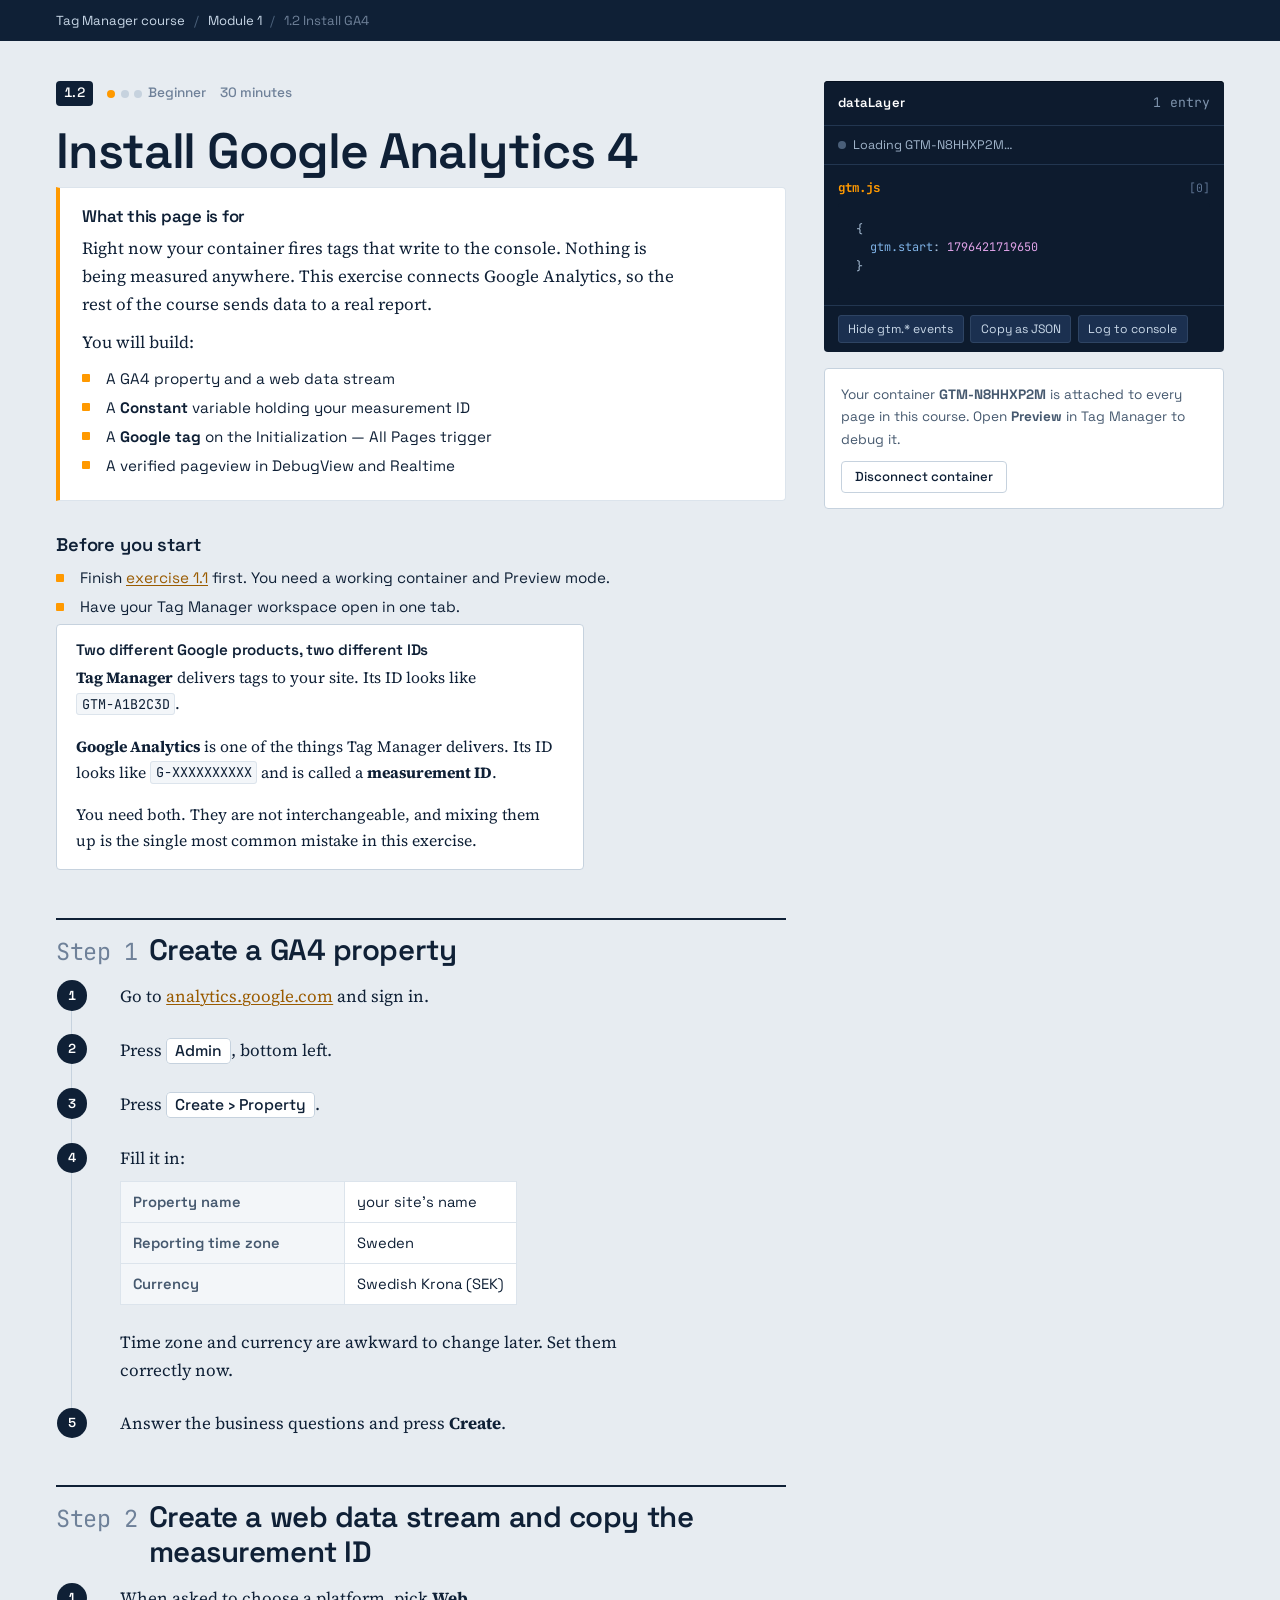
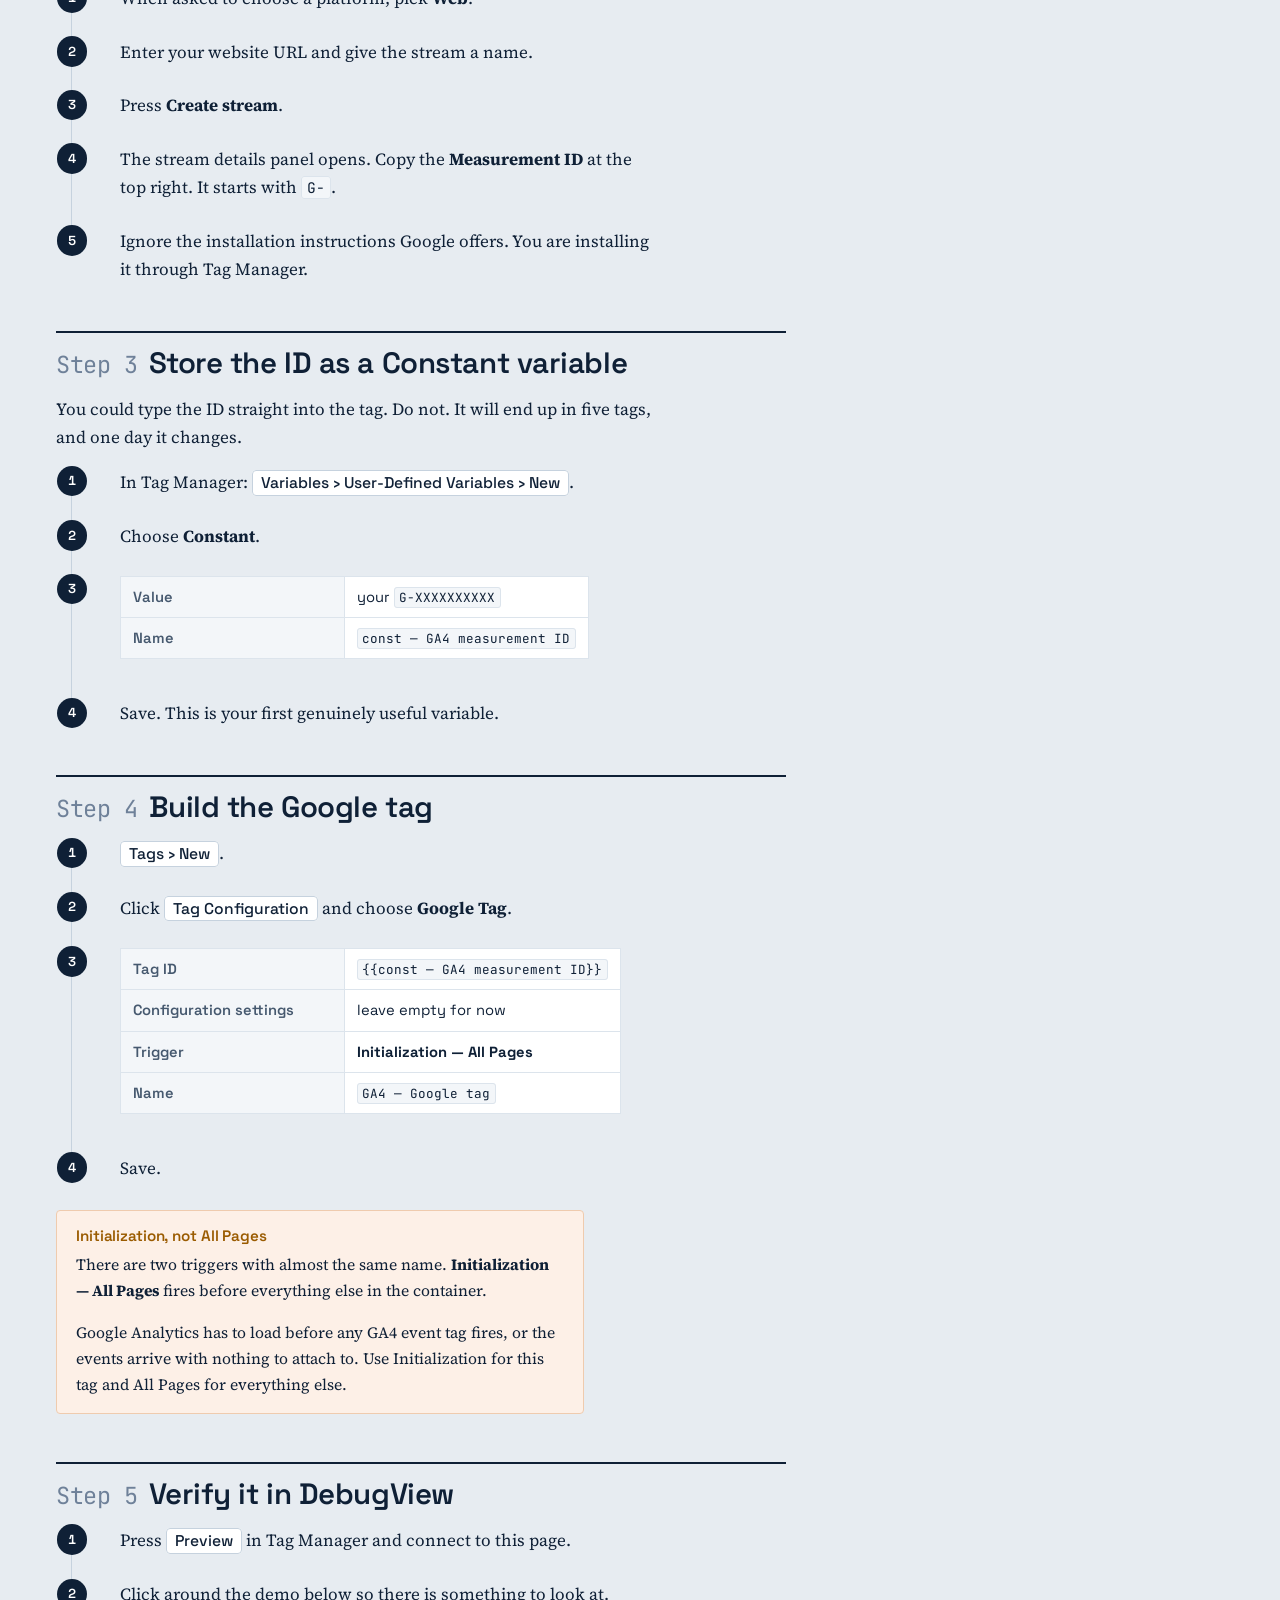
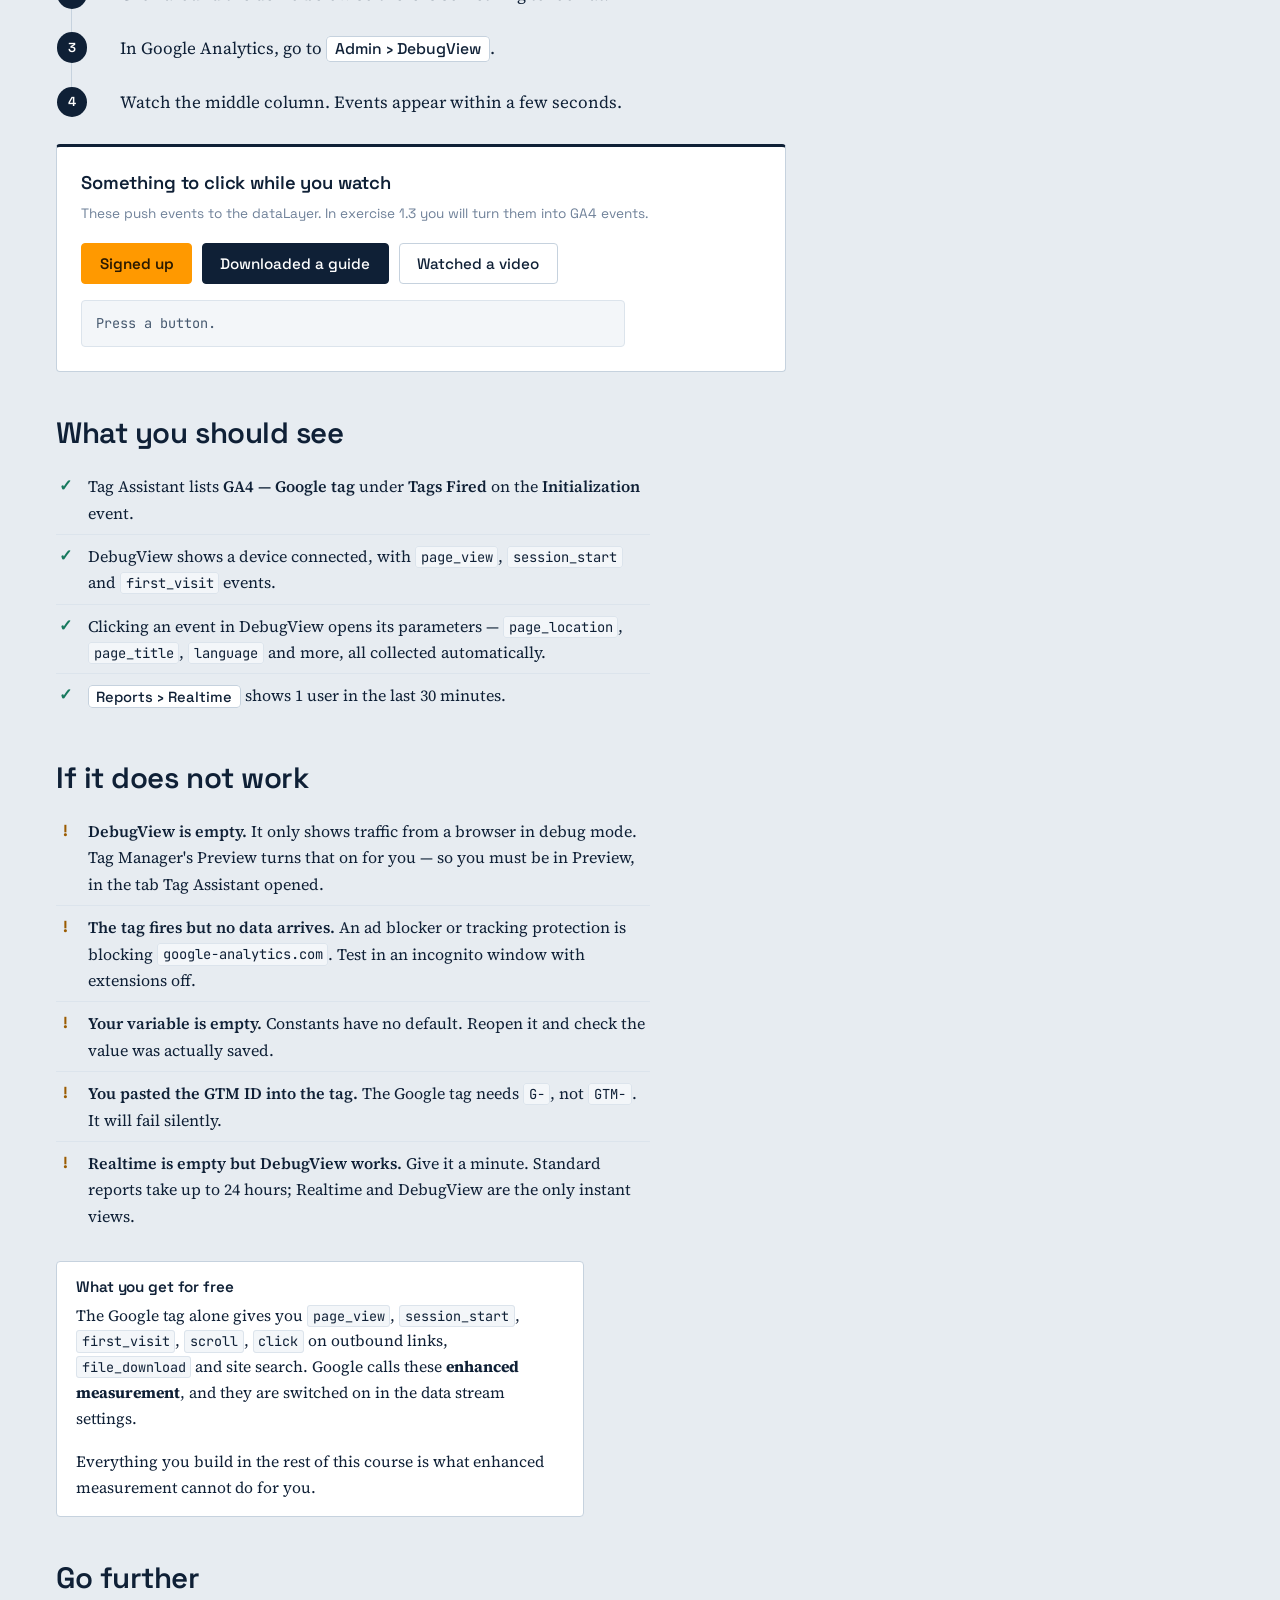
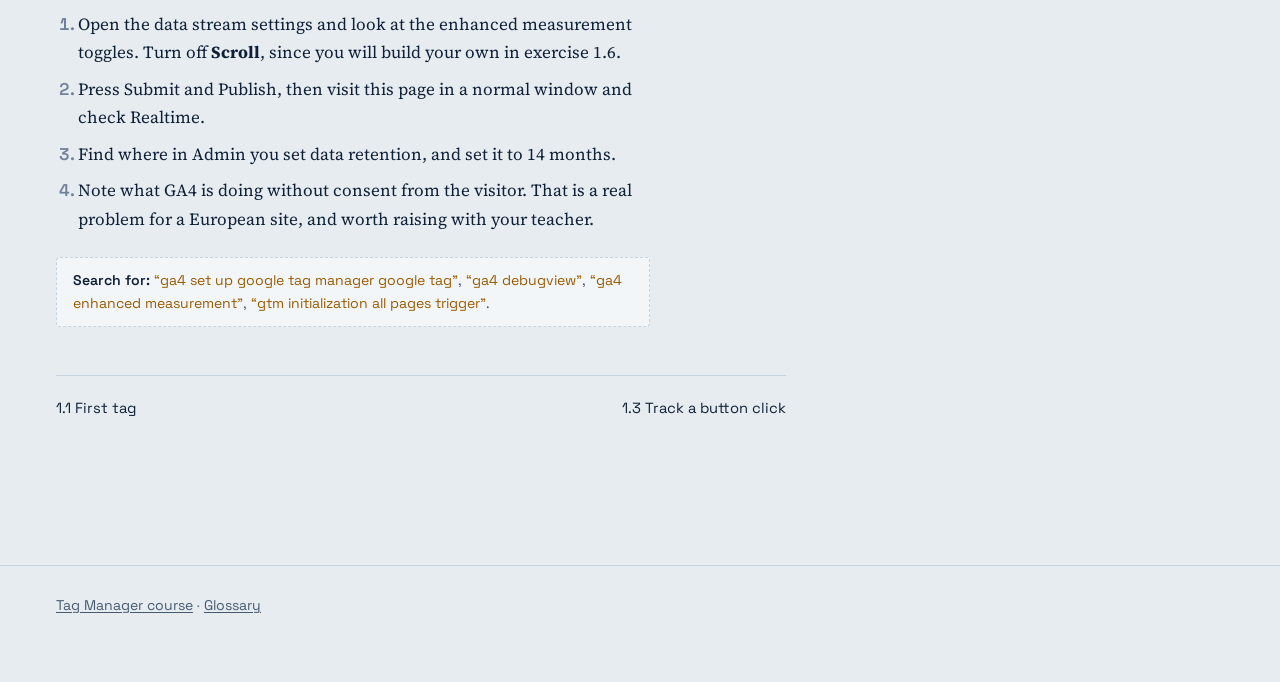
<file: gtm-course/01-gtm-basics/2-install-ga4.html>
<!DOCTYPE html>
<html lang="en">
<head>
<meta charset="UTF-8">
<meta name="viewport" content="width=device-width, initial-scale=1.0">
<title>1.2 Install Google Analytics 4</title>
<meta name="description" content="Step-by-step GTM exercise: create a GA4 property, store the measurement ID in a Constant variable, install the Google tag through Tag Manager and verify it in DebugView.">
<link rel="preconnect" href="https://fonts.googleapis.com">
<link rel="preconnect" href="https://fonts.gstatic.com" crossorigin>
<link href="https://fonts.googleapis.com/css2?family=JetBrains+Mono:wght@400;700&family=Source+Serif+4:opsz,wght@8..60,400;8..60,600&family=Space+Grotesk:wght@400;500;600;700&display=swap" rel="stylesheet">
<link rel="stylesheet" href="../assets/course.css">
<script src="../assets/config.js"></script>
<script src="../assets/course.js"></script>
</head>
<body>

<a class="skip" href="#main">Skip to content</a>

<nav aria-label="Breadcrumb">
    <ul class="crumbs">
        <li><a href="../index.html">Tag Manager course</a></li>
        <li><a href="index.html">Module 1</a></li>
        <li><a href="2-install-ga4.html" aria-current="page">1.2 Install GA4</a></li>
    </ul>
</nav>

<main id="main" class="wrap">
<div class="bench">
    <div class="column">

        <div class="ex-meta">
            <span class="ex-no">1.2</span>
            <span class="level"><i class="on"></i><i></i><i></i> Beginner</span>
            <span>30 minutes</span>
        </div>

        <h1>Install Google Analytics 4</h1>

        <div class="purpose">
            <h2>What this page is for</h2>
            <p>Right now your container fires tags that write to the console. Nothing is being measured anywhere.
                This exercise connects Google Analytics, so the rest of the course sends data to a real report.</p>
            <p>You will build:</p>
            <ul class="build-list">
                <li>A GA4 property and a web data stream</li>
                <li>A <b>Constant</b> variable holding your measurement ID</li>
                <li>A <b>Google tag</b> on the Initialization — All Pages trigger</li>
                <li>A verified pageview in DebugView and Realtime</li>
            </ul>
        </div>

        <h3>Before you start</h3>
        <ul class="build-list">
            <li>Finish <a href="1-first-tag.html">exercise 1.1</a> first. You need a working container and Preview mode.</li>
            <li>Have your Tag Manager workspace open in one tab.</li>
        </ul>

        <div class="note">
            <h3>Two different Google products, two different IDs</h3>
            <p><b>Tag Manager</b> delivers tags to your site. Its ID looks like <code>GTM-A1B2C3D</code>.</p>
            <p><b>Google Analytics</b> is one of the things Tag Manager delivers. Its ID looks like
                <code>G-XXXXXXXXXX</code> and is called a <b>measurement ID</b>.</p>
            <p>You need both. They are not interchangeable, and mixing them up is the single most common mistake in
                this exercise.</p>
        </div>

        <h2 class="step"><span class="num">Step 1</span> Create a GA4 property</h2>

        <ol class="steps">
            <li><p>Go to <a href="https://analytics.google.com/">analytics.google.com</a> and sign in.</p></li>
            <li><p>Press <span class="path">Admin</span>, bottom left.</p></li>
            <li><p>Press <span class="path">Create › Property</span>.</p></li>
            <li>
                <p>Fill it in:</p>
                <table class="settings">
                    <tr><th>Property name</th><td>your site's name</td></tr>
                    <tr><th>Reporting time zone</th><td>Sweden</td></tr>
                    <tr><th>Currency</th><td>Swedish Krona (SEK)</td></tr>
                </table>
                <p>Time zone and currency are awkward to change later. Set them correctly now.</p>
            </li>
            <li><p>Answer the business questions and press <b>Create</b>.</p></li>
        </ol>

        <h2 class="step"><span class="num">Step 2</span> Create a web data stream and copy the measurement ID</h2>

        <ol class="steps">
            <li><p>When asked to choose a platform, pick <b>Web</b>.</p></li>
            <li><p>Enter your website URL and give the stream a name.</p></li>
            <li><p>Press <b>Create stream</b>.</p></li>
            <li><p>The stream details panel opens. Copy the <b>Measurement ID</b> at the top right. It starts with
                <code>G-</code>.</p></li>
            <li><p>Ignore the installation instructions Google offers. You are installing it through Tag Manager.</p></li>
        </ol>

        <h2 class="step"><span class="num">Step 3</span> Store the ID as a Constant variable</h2>

        <p>You could type the ID straight into the tag. Do not. It will end up in five tags, and one day it changes.</p>

        <ol class="steps">
            <li><p>In Tag Manager: <span class="path">Variables › User-Defined Variables › New</span>.</p></li>
            <li><p>Choose <b>Constant</b>.</p></li>
            <li>
                <table class="settings">
                    <tr><th>Value</th><td>your <code>G-XXXXXXXXXX</code></td></tr>
                    <tr><th>Name</th><td><code>const — GA4 measurement ID</code></td></tr>
                </table>
            </li>
            <li><p>Save. This is your first genuinely useful variable.</p></li>
        </ol>

        <h2 class="step"><span class="num">Step 4</span> Build the Google tag</h2>

        <ol class="steps">
            <li><p><span class="path">Tags › New</span>.</p></li>
            <li><p>Click <span class="path">Tag Configuration</span> and choose <b>Google Tag</b>.</p></li>
            <li>
                <table class="settings">
                    <tr><th>Tag ID</th><td><code>{{const — GA4 measurement ID}}</code></td></tr>
                    <tr><th>Configuration settings</th><td>leave empty for now</td></tr>
                    <tr><th>Trigger</th><td><b>Initialization — All Pages</b></td></tr>
                    <tr><th>Name</th><td><code>GA4 — Google tag</code></td></tr>
                </table>
            </li>
            <li><p>Save.</p></li>
        </ol>

        <div class="gotcha">
            <h3>Initialization, not All Pages</h3>
            <p>There are two triggers with almost the same name. <b>Initialization — All Pages</b> fires before
                everything else in the container.</p>
            <p>Google Analytics has to load before any GA4 event tag fires, or the events arrive with nothing to
                attach to. Use Initialization for this tag and All Pages for everything else.</p>
        </div>

        <h2 class="step"><span class="num">Step 5</span> Verify it in DebugView</h2>

        <ol class="steps">
            <li><p>Press <span class="path">Preview</span> in Tag Manager and connect to this page.</p></li>
            <li><p>Click around the demo below so there is something to look at.</p></li>
            <li><p>In Google Analytics, go to <span class="path">Admin › DebugView</span>.</p></li>
            <li><p>Watch the middle column. Events appear within a few seconds.</p></li>
        </ol>

        <div class="demo">
            <h3>Something to click while you watch</h3>
            <p class="demo-hint">These push events to the dataLayer. In exercise 1.3 you will turn them into GA4
                events.</p>
            <div class="row">
                <button class="btn signal" id="ga-btn-1">Signed up</button>
                <button class="btn" id="ga-btn-2">Downloaded a guide</button>
                <button class="btn secondary" id="ga-btn-3">Watched a video</button>
            </div>
            <p class="readout" id="ga-out">Press a button.</p>
        </div>

        <h2>What you should see</h2>
        <ul class="outcome">
            <li>Tag Assistant lists <b>GA4 — Google tag</b> under <b>Tags Fired</b> on the <b>Initialization</b> event.</li>
            <li>DebugView shows a device connected, with <code>page_view</code>, <code>session_start</code> and <code>first_visit</code> events.</li>
            <li>Clicking an event in DebugView opens its parameters — <code>page_location</code>, <code>page_title</code>, <code>language</code> and more, all collected automatically.</li>
            <li><span class="path">Reports › Realtime</span> shows 1 user in the last 30 minutes.</li>
        </ul>

        <h2>If it does not work</h2>
        <ul class="fix">
            <li><b>DebugView is empty.</b> It only shows traffic from a browser in debug mode. Tag Manager's Preview turns that on for you — so you must be in Preview, in the tab Tag Assistant opened.</li>
            <li><b>The tag fires but no data arrives.</b> An ad blocker or tracking protection is blocking <code>google-analytics.com</code>. Test in an incognito window with extensions off.</li>
            <li><b>Your variable is empty.</b> Constants have no default. Reopen it and check the value was actually saved.</li>
            <li><b>You pasted the GTM ID into the tag.</b> The Google tag needs <code>G-</code>, not <code>GTM-</code>. It will fail silently.</li>
            <li><b>Realtime is empty but DebugView works.</b> Give it a minute. Standard reports take up to 24 hours; Realtime and DebugView are the only instant views.</li>
        </ul>

        <div class="note">
            <h3>What you get for free</h3>
            <p>The Google tag alone gives you <code>page_view</code>, <code>session_start</code>,
                <code>first_visit</code>, <code>scroll</code>, <code>click</code> on outbound links,
                <code>file_download</code> and site search. Google calls these <b>enhanced measurement</b>, and they
                are switched on in the data stream settings.</p>
            <p>Everything you build in the rest of this course is what enhanced measurement cannot do for you.</p>
        </div>

        <h2>Go further</h2>
        <ol class="tasks">
            <li>Open the data stream settings and look at the enhanced measurement toggles. Turn off <b>Scroll</b>, since you will build your own in exercise 1.6.</li>
            <li>Press Submit and Publish, then visit this page in a normal window and check Realtime.</li>
            <li>Find where in Admin you set data retention, and set it to 14 months.</li>
            <li>Note what GA4 is doing without consent from the visitor. That is a real problem for a European site, and worth raising with your teacher.</li>
        </ol>

        <div class="lookup">
            <b>Search for:</b> <q>ga4 set up google tag manager google tag</q>,
            <q>ga4 debugview</q>, <q>ga4 enhanced measurement</q>,
            <q>gtm initialization all pages trigger</q>.
        </div>

        <div class="pager">
            <span><a href="1-first-tag.html">1.1 First tag</a></span>
            <span><a href="3-click-trigger.html">1.3 Track a button click</a></span>
        </div>

    </div>

    <div class="rail">
        <div id="monitor"></div>
    </div>
</div>
</main>

<footer class="site">
    <p><a href="../index.html">Tag Manager course</a> · <a href="../reference/glossary.html">Glossary</a></p>
</footer>

<script>
[['ga-btn-1', 'sign_up', { method: 'demo button' }],
 ['ga-btn-2', 'file_download', { file_name: 'gtm-guide.pdf', file_extension: 'pdf' }],
 ['ga-btn-3', 'video_start', { video_title: 'How Tag Manager works' }]
].forEach(function (item) {
    document.getElementById(item[0]).addEventListener('click', function () {
        var payload = Object.assign({ event: item[1] }, item[2]);
        Course.push(payload);
        document.getElementById('ga-out').textContent =
            'Pushed ' + item[1] + '. Nothing reaches GA4 yet — you have no tag listening for it. That is exercise 1.3.';
    });
});
</script>

</body>
</html>
</file>
<file: styles.css>
:root {
  --cream: #f4efe6;
  --espresso: #1f1712;
  --forest: #2f3e2e;
  --sage: #a9b79a;
  --pink: #d99aa8;
  --muted: #6b6258;
  --serif: "Fraunces", Georgia, serif;
  --sans: "DM Sans", Arial, sans-serif;
  --pad: clamp(1.25rem, 3.5vw, 3rem);
  /* legacy aliases (used by Education, Thought Lab and project pages) */
  --ivory: var(--cream);
  --paper: #ebe5d9;
  --wine-deep: var(--forest);
  --wine-black: var(--espresso);
  --dusty-blue: var(--pink);
  --text-dark: var(--espresso);
  --page-pad: var(--pad);
}
*, *::before, *::after { box-sizing: border-box; margin: 0; padding: 0; }
html { scroll-behavior: smooth; }
body { background: var(--cream); color: var(--espresso); font-family: var(--sans); -webkit-font-smoothing: antialiased; overflow-x: hidden; }
a { color: inherit; text-decoration: none; }
img { display: block; width: 100%; }

/* =====================================================
   1. SHARED: HEADER, FOOTER, MARQUEE, REVEAL, BASE
   ===================================================== */

/* Header */
.site-header { position: sticky; top: 0; z-index: 30; display: flex; justify-content: space-between; align-items: center; gap: 1rem; padding: 1.1rem var(--pad); background: var(--cream); color: var(--forest); transition: box-shadow .3s; }
.site-header.is-solid { box-shadow: 0 1px 0 rgba(31,23,18,.12); }
.name { font-family: var(--serif); font-size: clamp(1.25rem, 2.2vw, 1.6rem); font-weight: 500; white-space: nowrap; }
.site-nav { display: flex; gap: clamp(1rem, 2.5vw, 2rem); font-size: .82rem; letter-spacing: .02em; }
.site-nav a { position: relative; padding: .2rem 0; }
.site-nav a::after { content: ""; position: absolute; left: 0; bottom: -2px; width: 0; height: 1px; background: var(--pink); transition: width .3s ease; }
.site-nav a:hover::after { width: 100%; }

/* =====================================================
   2. HOMEPAGE (hero, intro, cards)
   ===================================================== */

/* Hero: image only */
.hero { margin: 0 var(--pad); height: clamp(420px, 68vw, 720px); border-radius: 22px; overflow: hidden; background: var(--espresso); }
.hero img { height: 100%; object-fit: cover; animation: enter 1.4s ease both; }
@keyframes enter { from { opacity: 0; transform: scale(1.04); } to { opacity: 1; transform: none; } }

/* Intro: deep green block */
.intro { margin-top: clamp(2rem, 4vw, 3.5rem); background: var(--forest); color: var(--cream); padding: clamp(5rem, 11vw, 10rem) var(--pad); }
.intro-inner { position: relative; max-width: 1300px; margin: 0 auto; }
.label { font-size: .7rem; font-weight: 500; letter-spacing: .22em; text-transform: uppercase; color: var(--sage); margin-bottom: 2rem; }
.intro h1 { font-family: var(--serif); font-weight: 300; font-size: clamp(3rem, 9vw, 8rem); line-height: .94; letter-spacing: -.035em; max-width: 12ch; }
.intro h1 em { font-weight: 300; color: var(--pink); }
.intro .lead { max-width: 42ch; margin-top: 2.5rem; font-size: clamp(1rem, 1.5vw, 1.15rem); line-height: 1.75; color: rgba(244,239,230,.75); }
.badge { position: absolute; right: 2%; top: 0; width: clamp(110px, 16vw, 190px); color: var(--cream); animation: spin 28s linear infinite; }
.badge text { font-family: var(--sans); font-size: 10.5px; font-weight: 500; letter-spacing: .24em; text-transform: uppercase; fill: currentColor; }
.badge .star { fill: var(--pink); font-size: 22px; letter-spacing: 0; }
@keyframes spin { to { transform: rotate(360deg); } }

/* Cards */
.work { padding: clamp(5rem, 10vw, 9rem) var(--pad) clamp(5rem, 9vw, 8rem); }
.work-head { max-width: 1300px; margin: 0 auto clamp(3rem, 6vw, 5rem); display: flex; justify-content: space-between; align-items: end; gap: 2rem; border-bottom: 1px solid rgba(31,23,18,.15); padding-bottom: 2rem; }
.work-head h2 { font-family: var(--serif); font-weight: 300; font-size: clamp(2.4rem, 5.5vw, 5rem); line-height: .95; letter-spacing: -.035em; color: var(--forest); }
.work-head h2 em { color: var(--pink); }
.work-head p { max-width: 28ch; font-size: .92rem; line-height: 1.65; color: var(--muted); }
.cards { max-width: 1300px; margin: 0 auto; display: grid; grid-template-columns: repeat(3, 1fr); gap: clamp(1.5rem, 3.5vw, 3.5rem); align-items: start; }
.card:nth-child(2) { margin-top: clamp(1.5rem, 5vw, 4.5rem); }
.card-img { aspect-ratio: 1/1; overflow: hidden; border-radius: 18px; background: var(--forest); }
.card-img img { height: 100%; object-fit: cover; transition: transform 1s cubic-bezier(.2,.7,.2,1); }
.card:hover .card-img img { transform: scale(1.06); }
.card-eyebrow { display: block; margin-top: 1.5rem; font-size: .68rem; font-weight: 500; letter-spacing: .2em; text-transform: uppercase; color: var(--muted); }
.card-title { display: flex; align-items: baseline; justify-content: space-between; gap: 1rem; margin-top: .6rem; padding-bottom: 1.1rem; border-bottom: 1px solid rgba(31,23,18,.2); transition: border-color .3s; }
.card h3 { font-family: var(--serif); font-weight: 400; font-size: clamp(2rem, 3.2vw, 2.8rem); letter-spacing: -.03em; line-height: 1; color: var(--forest); }
.arrow { font-size: 1.4rem; color: var(--pink); transition: transform .35s ease; }
.card:hover .arrow { transform: translateX(8px); }
.card:hover .card-title { border-color: var(--pink); }
.card p { margin-top: 1rem; font-size: .92rem; line-height: 1.65; color: var(--muted); max-width: 32ch; }

/* Marquee */
.marquee { background: var(--forest); color: var(--cream); overflow: hidden; padding: clamp(1.3rem, 2.6vw, 2.2rem) 0; border-top: 1px solid rgba(244,239,230,.12); }
.track { display: flex; width: max-content; gap: 2.5rem; white-space: nowrap; animation: scroll 45s linear infinite; }
.track span { font-family: var(--serif); font-style: italic; font-weight: 300; font-size: clamp(1.8rem, 4vw, 3.6rem); color: rgba(244,239,230,.85); }
.track .dot { font-style: normal; font-family: var(--sans); font-size: 1rem; align-self: center; color: var(--pink); }
.marquee:hover .track { animation-play-state: paused; }
@keyframes scroll { to { transform: translateX(-50%); } }

/* Footer */
.site-footer { background: var(--espresso); color: var(--cream); padding: clamp(4rem, 9vw, 7rem) var(--pad) 2rem; }
.footer-name { font-family: var(--serif); font-weight: 300; font-size: clamp(3.2rem, 13vw, 12rem); line-height: .86; letter-spacing: -.05em; }
.footer-name em { color: var(--pink); }
.footer-bottom { margin-top: clamp(2.5rem, 5vw, 4rem); padding-top: 1.25rem; border-top: 1px solid rgba(244,239,230,.18); font-size: .75rem; letter-spacing: .08em; text-transform: uppercase; color: rgba(244,239,230,.6); }

/* Reveal */
.reveal { opacity: 0; transform: translateY(32px); transition: opacity 1s ease, transform 1s cubic-bezier(.2,.8,.2,1); }
.reveal.in { opacity: 1; transform: none; }
.card.reveal:nth-child(2) { transition-delay: .12s; }
.card.reveal:nth-child(3) { transition-delay: .24s; }

@media (max-width: 800px) {
  .hero { height: 60svh; border-radius: 16px; }
  .badge { position: static; display: block; margin-top: 2.5rem; width: 120px; }
  .work-head { flex-direction: column; align-items: start; }
  .cards { grid-template-columns: 1fr; max-width: 440px; gap: 3rem; }
  .card:nth-child(n) { margin-top: 0; }
}
@media (prefers-reduced-motion: reduce) {
  *, *::before, *::after { animation: none !important; transition: none !important; }
  .reveal { opacity: 1; transform: none; }
}


/* =====================================================
   3. PORTFOLIO PAGE
   ===================================================== */

.intro .back-link { display: inline-block; margin-top: 2.5rem; padding-bottom: .35rem; border-bottom: 1px solid var(--pink); font-size: .8rem; letter-spacing: .04em; color: var(--cream); transition: letter-spacing .3s; }
.intro .back-link:hover { letter-spacing: .1em; }

.projects { padding: clamp(4rem, 9vw, 8rem) var(--pad); }
.project-list { max-width: 1300px; margin: 0 auto; }

.project { display: grid; grid-template-columns: 1.15fr 1fr; gap: clamp(2rem, 6vw, 6rem); align-items: center; padding: clamp(3rem, 6vw, 5.5rem) 0; border-top: 1px solid rgba(31,23,18,.15); }
.project:last-child { border-bottom: 1px solid rgba(31,23,18,.15); }
.project:nth-child(even) .project-media { order: 2; }

.project-media { position: relative; display: block; aspect-ratio: 4 / 3; overflow: hidden; border-radius: 18px; background: var(--sage); }
.project:nth-child(2) .project-media { background: #e6d3d4; }
.project:nth-child(3) .project-media { background: var(--forest); }
.project-media .num { position: absolute; inset: 0; display: grid; place-items: center; font-family: var(--serif); font-weight: 300; font-style: italic; font-size: clamp(6rem, 16vw, 14rem); color: rgba(31,23,18,.18); }
.project:nth-child(3) .project-media .num { color: rgba(244,239,230,.2); }
.project-media img { position: absolute; inset: 0; height: 100%; object-fit: cover; transition: transform 1s cubic-bezier(.2,.7,.2,1); }
.project:hover .project-media img { transform: scale(1.05); }

.project-eyebrow { font-size: .68rem; font-weight: 500; letter-spacing: .2em; text-transform: uppercase; color: var(--muted); }
.project h2 { margin-top: 1rem; font-family: var(--serif); font-weight: 300; font-size: clamp(2.6rem, 5.5vw, 5rem); line-height: .95; letter-spacing: -.035em; color: var(--forest); }
.project p.desc { margin-top: 1.5rem; max-width: 38ch; font-size: 1rem; line-height: 1.75; color: var(--muted); }
.project-link { display: inline-flex; align-items: center; gap: .8rem; margin-top: 2rem; padding-bottom: .45rem; border-bottom: 1px solid var(--forest); font-size: .85rem; font-weight: 500; color: var(--forest); transition: gap .3s, border-color .3s; }
.project-link span { color: var(--pink); font-size: 1.1rem; transition: transform .3s; }
.project:hover .project-link { gap: 1.2rem; border-color: var(--pink); }
.project:hover .project-link span { transform: translate(3px, -3px); }

@media (max-width: 800px) {
  .project { grid-template-columns: 1fr; gap: 1.75rem; }
  .project:nth-child(even) .project-media { order: 0; }
}

/* =====================================================
   3b. EDUCATION + THOUGHT LAB (shells)
   ===================================================== */

.hero.hero-forest { background: var(--forest); }

.timeline, .writing { padding: clamp(4rem, 9vw, 8rem) var(--pad); }
.timeline-list, .writing-list { max-width: 1300px; margin: 0 auto; border-bottom: 1px solid rgba(31,23,18,.15); }

.timeline-item { display: grid; grid-template-columns: 200px 1fr; gap: clamp(2rem, 6vw, 6rem); padding: clamp(3rem, 6vw, 5.5rem) 0; border-top: 1px solid rgba(31,23,18,.15); }
.timeline-year { font-family: var(--serif); font-style: italic; font-weight: 300; font-size: clamp(2.4rem, 5vw, 4.5rem); color: var(--pink); line-height: 1.1; }
.timeline-eyebrow { font-size: .68rem; font-weight: 500; letter-spacing: .2em; text-transform: uppercase; color: var(--muted); }
.timeline-item h2 { margin-top: 1rem; font-family: var(--serif); font-weight: 300; font-size: clamp(2.6rem, 6vw, 5.5rem); line-height: .95; letter-spacing: -.035em; color: var(--forest); }
.timeline-sub { margin-top: .9rem; font-family: var(--serif); font-style: italic; font-size: 1.2rem; color: var(--muted); }
.timeline-desc { max-width: 52ch; margin-top: 1.75rem; font-size: 1rem; line-height: 1.75; color: var(--muted); }

.writing-item { display: grid; grid-template-columns: 160px 1fr auto; gap: clamp(1.5rem, 5vw, 5rem); align-items: baseline; padding: 2.5rem 0; border-top: 1px solid rgba(31,23,18,.15); transition: padding-left .4s ease; }
.writing-item:hover { padding-left: 1rem; }
.writing-date { font-size: .68rem; font-weight: 500; letter-spacing: .2em; text-transform: uppercase; color: var(--muted); }
.writing-item h2 { font-family: var(--serif); font-weight: 300; font-size: clamp(1.8rem, 3.6vw, 3.2rem); line-height: 1.02; letter-spacing: -.03em; color: var(--forest); }
.writing-item p { max-width: 50ch; margin-top: .9rem; font-size: .95rem; line-height: 1.7; color: var(--muted); }
.writing-item .arrow { font-size: 1.6rem; color: var(--pink); transition: transform .3s; }
.writing-item:hover .arrow { transform: translate(4px, -4px); }
.coming-soon { max-width: 1300px; margin: 0 auto; padding: clamp(3rem, 7vw, 6rem) 0; border-top: 1px solid rgba(31,23,18,.15); border-bottom: 1px solid rgba(31,23,18,.15); }
.coming-soon p { font-family: var(--serif); font-style: italic; font-weight: 300; font-size: clamp(2.2rem, 5vw, 4.5rem); letter-spacing: -.03em; color: var(--forest); }
.coming-soon span { display: block; margin-top: 1rem; font-size: .95rem; color: var(--muted); }

.closing { padding: clamp(4rem, 9vw, 8rem) var(--pad) clamp(5rem, 10vw, 9rem); text-align: center; }
.closing p { max-width: 20ch; margin: 0 auto; font-family: var(--serif); font-weight: 300; font-size: clamp(2.2rem, 5.5vw, 5rem); line-height: 1.02; letter-spacing: -.03em; color: var(--forest); }
.closing em { color: var(--pink); }

@media (max-width: 800px) {
  .timeline-item, .writing-item { grid-template-columns: 1fr; gap: 1rem; }
  .writing-item .arrow { display: none; }
}


/* =====================================================
   4. LEGACY PAGES (Education, Thought Lab, project pages)
   Rebuilt in the new style later; for now they use the new palette.
   ===================================================== */

/* Old hero banner (Education / Thought Lab) */
.hero-image-wrap { position: relative; margin: 0 var(--pad); height: clamp(360px, 52vw, 640px); overflow: hidden; border-radius: 22px; background: var(--espresso); }
.hero-image { height: 100%; object-fit: cover; animation: enter 1.2s ease both; }
.hero-image-overlay { position: absolute; inset: 0; pointer-events: none; background: linear-gradient(180deg, rgba(31,23,18,.05), rgba(31,23,18,.3)); }

/* Generic subpage intro / content */
.eyebrow { margin-bottom: 1.5rem; font-size: .7rem; letter-spacing: .2em; text-transform: uppercase; color: var(--muted); }
.page-intro { max-width: 1180px; margin: 0 auto; padding: clamp(3rem, 8vw, 6.5rem) var(--pad) 2rem; }
.page-kicker { margin-bottom: .75rem; font-size: .72rem; font-weight: 500; letter-spacing: .2em; text-transform: uppercase; color: var(--muted); }
.page-intro h1 { max-width: 14ch; font-family: var(--serif); font-size: clamp(3rem, 7vw, 6.5rem); font-weight: 300; line-height: .95; letter-spacing: -.035em; color: var(--forest); }
.page-intro p:not(.page-kicker) { max-width: 55ch; margin-top: 1.5rem; font-size: 1.05rem; line-height: 1.7; color: var(--muted); }
.page-content { max-width: 1180px; margin: 0 auto; padding: 0 var(--pad) 6rem; }
.page-content p { max-width: 65ch; font-size: 1rem; line-height: 1.8; color: var(--muted); }
.back-link { display: inline-block; margin: 1rem 0 4rem; font-size: .85rem; color: var(--forest); border-bottom: 1px solid var(--pink); padding-bottom: .3rem; }

/* Education */
.education-intro { padding-bottom: clamp(4rem, 8vw, 7rem); }
.education-journey { max-width: 1180px; margin: 0 auto; padding: 0 var(--pad) 5rem; }
.education-block { display: grid; grid-template-columns: 120px 1fr; gap: clamp(2rem, 7vw, 8rem); min-height: 70vh; padding: clamp(4rem, 10vw, 8rem) 0; border-top: 1px solid rgba(31,23,18,.15); opacity: 0; transform: translateY(60px); transition: opacity .9s ease, transform .9s cubic-bezier(.2,.7,.2,1); }
.education-block:first-child { border-top: none; }
.education-block.is-visible { opacity: 1; transform: none; }
.education-number { font-family: var(--serif); font-size: clamp(3rem, 6vw, 5.5rem); font-weight: 300; line-height: 1; color: var(--pink); }
.education-content { max-width: 700px; }
.education-kicker { margin-bottom: 1.5rem; font-size: .72rem; font-weight: 500; letter-spacing: .2em; text-transform: uppercase; color: var(--muted); }
.education-content h2 { font-family: var(--serif); font-size: clamp(3rem, 7vw, 6.8rem); font-weight: 300; line-height: .92; letter-spacing: -.035em; color: var(--forest); }
.education-description { max-width: 55ch; margin-top: 2.5rem; font-size: 1.05rem; line-height: 1.8; color: var(--muted); }
.education-link, .project-button, .product-link { display: inline-flex; align-items: center; gap: .8rem; margin-top: 2.5rem; padding-bottom: .45rem; font-size: .85rem; font-weight: 500; color: var(--forest); border-bottom: 1px solid var(--forest); transition: gap .3s, border-color .3s; }
.education-link span, .project-button span, .product-link span { color: var(--pink); font-size: 1.1rem; transition: transform .3s; }
.education-link:hover, .project-button:hover, .product-link:hover { gap: 1.2rem; border-color: var(--pink); }
.education-link:hover span, .project-button:hover span, .product-link:hover span { transform: translate(3px, -3px); }
.education-closing { padding: 5rem var(--pad) 8rem; text-align: center; opacity: 0; transform: translateY(40px); transition: opacity .9s ease, transform .9s ease; }
.education-closing.is-visible { opacity: 1; transform: none; }
.education-closing p { font-family: var(--serif); font-size: clamp(1.8rem, 4vw, 3.5rem); font-style: italic; font-weight: 300; line-height: 1.2; color: var(--forest); }

/* Project page: Make It Fair */
.content-project-intro { max-width: 1100px; padding: 9rem var(--pad) 7rem; }
.content-project-intro h1 { margin: 1rem 0 2rem; font-family: var(--serif); font-size: clamp(4rem, 10vw, 9rem); font-weight: 300; line-height: .9; letter-spacing: -.04em; color: var(--forest); }
.content-project-description { max-width: 620px; font-size: 1.1rem; line-height: 1.7; color: var(--muted); }
.content-section { padding: 7rem var(--pad); }
.content-section-last { padding-bottom: 9rem; }
.content-section-heading { display: flex; align-items: baseline; gap: 2rem; margin-bottom: 3rem; }
.content-section-heading .eyebrow { margin: 0; }
.content-section-heading h2 { font-family: var(--serif); font-size: clamp(2.5rem, 5vw, 5rem); font-weight: 300; line-height: 1; color: var(--forest); }
.content-image { width: 100%; max-width: 1400px; margin: 0 auto; }
.content-image img { height: auto; object-fit: contain; }
.content-project-summary { display: grid; grid-template-columns: 1fr 1fr; gap: 6rem; padding: 8rem var(--pad); background: var(--paper); }
.content-project-summary h2 { margin-top: 1rem; font-family: var(--serif); font-size: clamp(3rem, 6vw, 6rem); font-weight: 300; line-height: .95; color: var(--forest); }
.summary-text { max-width: 600px; }
.summary-text p { margin-bottom: 1.5rem; line-height: 1.8; }
.project-back { padding: 5rem var(--pad); text-align: center; }
.project-back .project-button { margin-top: 0; }

/* Project page: Scraper */
.scraper-intro { max-width: 1200px; margin: auto; padding: 9rem var(--pad) 7rem; }
.scraper-intro h1 { max-width: 900px; font-family: var(--serif); font-size: clamp(4rem, 9vw, 9rem); font-weight: 300; line-height: .9; letter-spacing: -.045em; color: var(--forest); }
.scraper-intro-text { max-width: 520px; margin-top: 3rem; line-height: 1.8; color: var(--muted); }
.scraper-process { padding: 7rem var(--pad); background: var(--paper); }
.scraper-process-header { max-width: 1200px; margin: 0 auto 5rem; }
.scraper-process-header h2, .scraped-data-intro h2 { font-family: var(--serif); font-size: clamp(3.5rem, 7vw, 7rem); font-weight: 300; line-height: .9; color: var(--forest); }
.process-grid { display: grid; grid-template-columns: repeat(4, 1fr); max-width: 1200px; margin: auto; border-top: 1px solid rgba(31,23,18,.2); }
.process-item { min-height: 280px; padding: 2rem; border-right: 1px solid rgba(31,23,18,.2); }
.process-item:first-child { padding-left: 0; }
.process-item:last-child { border-right: none; }
.process-item > span { display: block; margin-bottom: 4rem; font-family: var(--serif); font-size: 1.2rem; color: var(--pink); }
.process-item h3 { margin-bottom: 1rem; font-family: var(--serif); font-size: 2rem; font-weight: 400; color: var(--forest); }
.process-item p { max-width: 230px; font-size: .9rem; line-height: 1.7; color: var(--muted); }
.scraper-overview { display: grid; grid-template-columns: repeat(3, 1fr); max-width: 1200px; margin: auto; padding: 7rem var(--pad); border-bottom: 1px solid rgba(31,23,18,.15); }
.scraper-stat { padding: 0 2rem; border-right: 1px solid rgba(31,23,18,.15); }
.scraper-stat:first-child { padding-left: 0; }
.scraper-stat:last-child { border-right: none; }
.scraper-stat strong { display: block; font-family: var(--serif); font-size: clamp(4rem, 7vw, 7rem); font-weight: 300; line-height: .9; color: var(--forest); }
.scraper-stat span { display: block; margin-top: 1.5rem; font-size: .7rem; letter-spacing: .16em; text-transform: uppercase; color: var(--muted); }
.scraped-data { max-width: 1200px; margin: auto; padding: 8rem var(--pad); }
.scraped-data-intro { display: grid; grid-template-columns: 1fr 1fr; gap: 5rem; margin-bottom: 5rem; }
.scraped-data-intro > p { max-width: 430px; align-self: end; line-height: 1.8; color: var(--muted); }
.product-grid { display: grid; grid-template-columns: repeat(3, 1fr); border-top: 1px solid rgba(31,23,18,.2); border-left: 1px solid rgba(31,23,18,.2); }
.scraped-product { display: flex; flex-direction: column; min-height: 340px; padding: 1.5rem; border-right: 1px solid rgba(31,23,18,.2); border-bottom: 1px solid rgba(31,23,18,.2); transition: background-color .3s; }
.scraped-product:hover { background: var(--paper); }
.product-top { display: flex; justify-content: space-between; align-items: center; font-size: .7rem; letter-spacing: .1em; color: var(--muted); }
.product-status { color: var(--forest); }
.product-info { margin-top: auto; margin-bottom: 2rem; }
.product-brand { margin-bottom: .7rem; font-size: .7rem; letter-spacing: .14em; text-transform: uppercase; color: var(--muted); }
.product-info h3 { max-width: 300px; font-family: var(--serif); font-size: 2rem; font-weight: 400; line-height: 1.05; color: var(--forest); }
.product-price { margin-top: 1rem; font-size: .85rem; }
.product-link { margin-top: 0; width: fit-content; font-size: .75rem; }
.full-dataset { padding: 8rem var(--pad); background: var(--paper); scroll-margin-top: 4rem; }
.full-dataset-header { max-width: 900px; margin-bottom: 4rem; }
.full-dataset-header h2 { margin-bottom: 2rem; font-family: var(--serif); font-size: clamp(3rem, 7vw, 7rem); font-weight: 300; line-height: .95; color: var(--forest); }
.full-dataset-header p:last-child { max-width: 550px; line-height: 1.7; color: var(--muted); }
.dataset-container { width: 100%; max-height: 650px; overflow: auto; padding: 2rem; background: var(--cream); border: 1px solid rgba(31,23,18,.15); }
.dataset-container pre { font-family: monospace; font-size: .8rem; line-height: 1.8; white-space: pre-wrap; }
.scraper-back { max-width: 1200px; margin: auto; padding: 4rem var(--pad) 7rem; }

@media (max-width: 900px) {
  .process-grid { grid-template-columns: repeat(2, 1fr); }
  .process-item:nth-child(2) { border-right: none; }
  .process-item:nth-child(3), .process-item:nth-child(4) { border-top: 1px solid rgba(31,23,18,.2); }
  .scraped-data-intro { grid-template-columns: 1fr; gap: 2rem; }
  .product-grid { grid-template-columns: repeat(2, 1fr); }
}
@media (max-width: 800px) {
  .content-project-intro { padding-top: 7rem; padding-bottom: 5rem; }
  .content-section { padding-block: 5rem; }
  .content-section-heading { display: block; }
  .content-project-summary { grid-template-columns: 1fr; gap: 3rem; padding-block: 5rem; }
}
@media (max-width: 700px) {
  .education-block { grid-template-columns: 1fr; gap: 1.5rem; min-height: auto; padding: 4.5rem 0; }
}
@media (max-width: 600px) {
  .scraper-intro { padding-top: 7rem; }
  .process-grid, .product-grid, .scraper-overview { grid-template-columns: 1fr; }
  .process-item, .process-item:nth-child(n) { border-right: none; border-bottom: 1px solid rgba(31,23,18,.2); }
  .scraper-overview { gap: 3rem; }
  .scraper-stat, .scraper-stat:first-child { padding: 0 0 3rem; border-right: none; border-bottom: 1px solid rgba(31,23,18,.15); }
}

/* Compatibility: old class names that project pages may still use */
.logo { font-family: var(--serif); font-size: 1.6rem; font-weight: 500; color: var(--forest); }
.navigation { display: flex; gap: 2rem; font-size: .82rem; }
.navigation a.active { color: var(--forest); border-bottom: 1px solid var(--pink); }
.contact-link { font-size: .82rem; border-bottom: 1px solid var(--pink); padding-bottom: .3rem; }
.footer-top { display: flex; justify-content: space-between; align-items: center; padding-bottom: 3rem; border-bottom: 1px solid rgba(244,239,230,.18); font-family: var(--serif); font-size: clamp(1.8rem, 4vw, 4rem); }
.project-details { background: var(--paper); }
.project-detail { display: grid; grid-template-columns: 100px 1fr; gap: 4rem; max-width: 1200px; margin: auto; padding: 8rem var(--pad); border-top: 1px solid rgba(31,23,18,.15); }
.detail-number { font-family: var(--serif); color: var(--pink); }
.detail-content h2 { margin-bottom: 3rem; font-family: var(--serif); font-size: clamp(3rem, 7vw, 7rem); font-weight: 300; line-height: 1; color: var(--forest); }
.detail-content > img { max-height: 650px; object-fit: cover; }
.detail-description { display: grid; grid-template-columns: 1fr 1fr; gap: 3rem; max-width: 800px; margin-top: 4rem; }
.detail-description p { font-size: .95rem; color: var(--muted); }
@media (max-width: 800px) {
  .footer-top { display: block; }
  .project-detail { display: block; padding-block: 5rem; }
  .detail-description { grid-template-columns: 1fr; gap: 1.5rem; }
}
@media (max-width: 600px) {
  .full-result { display: block; }
  .full-result .project-button { margin-top: 2rem; }
}
</file>
<file: gtm-course/assets/course.css>
/* ==========================================================================
   GTM Course — shared stylesheet
   Concept: "lab bench". Light blueprint paper for reading, one dark
   instrument panel (the dataLayer monitor) as the single bold element.
   Amber is reserved for one meaning only: something just fired.
   ========================================================================== */

:root {
    --ground:       #E7ECF1;
    --surface:      #FFFFFF;
    --sunk:         #F3F6F9;
    --ink:          #0F2036;
    --ink-2:        #46596F;
    --ink-3:        #6F8199;
    --rule:         #C6D2DE;
    --rule-soft:    #DCE4EC;
    --signal:       #FF9900;
    --signal-deep:  #9A5B00;
    --signal-wash:  #FFF3E0;
    --ok:           #17795E;
    --ok-wash:      #E4F3EE;
    --warn-wash:    #FDF0E7;
    --panel:        #0D1B2E;
    --panel-2:      #16294100;

    --mono: "JetBrains Mono", ui-monospace, SFMono-Regular, Menlo, monospace;
    --sans: "Space Grotesk", Helvetica, Arial, sans-serif;
    --serif: "Source Serif 4", Georgia, "Times New Roman", serif;

    --rail: 25rem;
    --radius: 4px;
}

*, *::before, *::after { box-sizing: border-box; }

html { -webkit-text-size-adjust: 100%; }

body {
    margin: 0;
    background: var(--ground);
    color: var(--ink);
    font-family: var(--serif);
    font-size: 1.0625rem;
    line-height: 1.65;
    font-optical-sizing: auto;
}

/* --------------------------------------------------------------------------
   Typography
   -------------------------------------------------------------------------- */

h1, h2, h3, h4, .sans { font-family: var(--sans); font-weight: 600; }

h1 {
    font-size: clamp(2rem, 1.4rem + 2.4vw, 3.1rem);
    line-height: 1.08;
    letter-spacing: -0.022em;
    margin: 0 0 .6rem;
}

h2 {
    font-size: clamp(1.4rem, 1.2rem + .8vw, 1.85rem);
    line-height: 1.18;
    letter-spacing: -0.015em;
    margin: 2.75rem 0 .9rem;
}

h3 {
    font-size: 1.15rem;
    line-height: 1.3;
    letter-spacing: -0.008em;
    margin: 2rem 0 .5rem;
}

p { margin: 0 0 1.05rem; max-width: 68ch; }

a { color: var(--signal-deep); text-decoration: underline; text-underline-offset: 2px; text-decoration-thickness: 1px; }
a:hover { color: var(--ink); }
a:focus-visible, button:focus-visible, input:focus-visible, select:focus-visible, summary:focus-visible {
    outline: 3px solid var(--signal);
    outline-offset: 2px;
    border-radius: 2px;
}

.lede {
    font-size: clamp(1.15rem, 1.05rem + .5vw, 1.35rem);
    line-height: 1.5;
    color: var(--ink-2);
    max-width: 60ch;
}

code, kbd, samp, pre { font-family: var(--mono); }

code {
    font-size: .86em;
    background: var(--sunk);
    border: 1px solid var(--rule-soft);
    border-radius: 3px;
    padding: .08em .34em;
    white-space: nowrap;
}

/* A click path through the GTM interface: Tags › New › Tag Configuration */
.path {
    font-family: var(--sans);
    font-size: .92em;
    font-weight: 500;
    background: var(--surface);
    border: 1px solid var(--rule);
    border-radius: var(--radius);
    padding: .12em .5em;
    white-space: nowrap;
    color: var(--ink);
}

pre {
    background: var(--panel);
    color: #D9E3EF;
    font-size: .82rem;
    line-height: 1.7;
    padding: 1.05rem 1.15rem;
    border-radius: var(--radius);
    overflow-x: auto;
    margin: 0 0 1.25rem;
    max-width: 100%;
}
pre code { background: none; border: 0; padding: 0; font-size: inherit; white-space: pre; color: inherit; }

.tok-key { color: #7FB2E5; }
.tok-str { color: #9FD8A8; }
.tok-com { color: #6B7F97; font-style: italic; }
.tok-kw  { color: #FFB454; }

/* --------------------------------------------------------------------------
   Page frame
   -------------------------------------------------------------------------- */

.crumbs {
    background: var(--ink);
    color: #A9BACD;
    font-family: var(--sans);
    font-size: .82rem;
    padding: .6rem clamp(1rem, 5vw, 3.5rem);
    margin: 0;
    list-style: none;
    display: flex;
    flex-wrap: wrap;
    gap: .1rem .55rem;
}
.crumbs li + li::before { content: "/"; color: #4A5F79; margin-right: .55rem; }
.crumbs a { color: #C9D8E8; text-decoration: none; }
.crumbs a:hover { color: var(--signal); text-decoration: underline; }
.crumbs [aria-current] { color: #6F8199; }

.wrap { padding: 0 clamp(1rem, 5vw, 3.5rem); }

.page { max-width: 78rem; margin: 0 auto; }

footer.site {
    margin-top: 5rem;
    border-top: 1px solid var(--rule);
    padding: 1.75rem clamp(1rem, 5vw, 3.5rem) 3rem;
    font-family: var(--sans);
    font-size: .88rem;
    color: var(--ink-3);
}
footer.site a { color: var(--ink-2); }

/* --------------------------------------------------------------------------
   Exercise layout: reading column + sticky instrument rail
   -------------------------------------------------------------------------- */

.bench {
    display: grid;
    grid-template-columns: minmax(0, 1fr) var(--rail);
    gap: clamp(1.5rem, 3vw, 3rem);
    align-items: start;
    max-width: 78rem;
    margin: 0 auto;
    padding-bottom: 4rem;
}

.bench > .column { min-width: 0; padding-top: 2.5rem; }

.rail {
    position: sticky;
    top: 1rem;
    padding-top: 2.5rem;
    min-width: 0;
}

@media (max-width: 68rem) {
    .bench { grid-template-columns: minmax(0, 1fr); }
    .rail { position: static; padding-top: 0; }
}

/* --------------------------------------------------------------------------
   Exercise header
   -------------------------------------------------------------------------- */

.ex-meta {
    font-family: var(--sans);
    font-size: .85rem;
    font-weight: 500;
    color: var(--ink-3);
    display: flex;
    flex-wrap: wrap;
    gap: .5rem .9rem;
    align-items: center;
    margin-bottom: 1.1rem;
}

.ex-no {
    background: var(--ink);
    color: #fff;
    font-variant-numeric: tabular-nums;
    padding: .1rem .5rem;
    border-radius: var(--radius);
    letter-spacing: .02em;
}

.level { display: inline-flex; align-items: center; gap: .35rem; }
.level i { width: .5rem; height: .5rem; border-radius: 50%; background: var(--rule); display: inline-block; }
.level i.on { background: var(--signal); }

/* --------------------------------------------------------------------------
   Blocks
   -------------------------------------------------------------------------- */

.card {
    background: var(--surface);
    border: 1px solid var(--rule);
    border-radius: var(--radius);
    padding: 1.4rem 1.5rem;
    margin: 0 0 1.5rem;
}

.goal {
    background: var(--surface);
    border-left: 4px solid var(--signal);
    border-top: 1px solid var(--rule-soft);
    border-right: 1px solid var(--rule-soft);
    border-bottom: 1px solid var(--rule-soft);
    padding: 1.15rem 1.4rem;
    margin: 0 0 2rem;
    border-radius: 0 var(--radius) var(--radius) 0;
}
.goal p:last-child { margin-bottom: 0; }
.goal h2 { margin-top: 0; font-size: 1.05rem; }

/* Numbered how-to steps — these really are a sequence */
ol.steps {
    counter-reset: step;
    list-style: none;
    padding: 0;
    margin: 0 0 1.75rem;
    max-width: 66ch;
}
ol.steps > li {
    counter-increment: step;
    position: relative;
    padding: 0 0 1.1rem 3rem;
    border-left: 1px solid var(--rule);
    margin-left: .95rem;
}
ol.steps > li::before {
    content: counter(step);
    position: absolute;
    left: -.95rem;
    top: -.1rem;
    width: 1.9rem;
    height: 1.9rem;
    display: grid;
    place-items: center;
    background: var(--ink);
    color: #fff;
    font-family: var(--sans);
    font-size: .82rem;
    font-weight: 600;
    border-radius: 50%;
    font-variant-numeric: tabular-nums;
}
ol.steps > li:last-child { border-left-color: transparent; padding-bottom: 0; }
ol.steps > li > :first-child { margin-top: 0; }
ol.steps p { margin-bottom: .5rem; }
ol.steps ul { margin: .4rem 0 .6rem; padding-left: 1.1rem; }
ol.steps li li { margin-bottom: .25rem; }

/* Field/value settings tables for GTM configuration */
table.settings {
    width: 100%;
    max-width: 44rem;
    border-collapse: collapse;
    margin: .5rem 0 1.4rem;
    font-family: var(--sans);
    font-size: .92rem;
    background: var(--surface);
    display: block;
    width: fit-content;
    max-width: 100%;
    overflow-x: auto;
}
table.settings th, table.settings td {
    border: 1px solid var(--rule-soft);
    padding: .5rem .75rem;
    text-align: left;
    vertical-align: top;
}
table.settings th {
    background: var(--sunk);
    font-weight: 600;
    color: var(--ink-2);
    width: 14rem;
}
@media (min-width: 34rem) {
    table.settings th { white-space: nowrap; }
}
table.settings td code { white-space: normal; }

/* Callouts */
.note, .check, .gotcha {
    border-radius: var(--radius);
    padding: .95rem 1.2rem;
    margin: 0 0 1.5rem;
    max-width: 66ch;
    font-size: .98rem;
}
.note { background: var(--surface); border: 1px solid var(--rule); }
.check { background: var(--ok-wash); border: 1px solid #B9DED2; }
.gotcha { background: var(--warn-wash); border: 1px solid #EFCBAE; }
.note > :last-child, .check > :last-child, .gotcha > :last-child { margin-bottom: 0; }
.note h3, .check h3, .gotcha h3 { margin: 0 0 .35rem; font-size: .95rem; }
.check h3 { color: var(--ok); }
.gotcha h3 { color: var(--signal-deep); }

/* "Google this" hints — students look things up outside the classroom */
.lookup {
    font-family: var(--sans);
    font-size: .88rem;
    color: var(--ink-2);
    background: var(--sunk);
    border: 1px dashed var(--rule);
    border-radius: var(--radius);
    padding: .7rem 1rem;
    margin: 0 0 1.5rem;
    max-width: 66ch;
}
.lookup b { font-weight: 600; color: var(--ink); }
.lookup q { font-style: normal; color: var(--signal-deep); }
.lookup q::before { content: "\201C"; }
.lookup q::after { content: "\201D"; }

/* --------------------------------------------------------------------------
   The demo bench — where students actually click
   -------------------------------------------------------------------------- */

.demo {
    background: var(--surface);
    border: 1px solid var(--rule);
    border-top: 3px solid var(--ink);
    border-radius: var(--radius);
    padding: 1.5rem;
    margin: 0 0 1.75rem;
}
.demo > h3:first-child { margin-top: 0; }
.demo-hint {
    font-family: var(--sans);
    font-size: .85rem;
    color: var(--ink-3);
    margin: 0 0 1.1rem;
}

.btn {
    font-family: var(--sans);
    font-size: .95rem;
    font-weight: 500;
    background: var(--ink);
    color: #fff;
    border: 1px solid var(--ink);
    border-radius: var(--radius);
    padding: .55rem 1.1rem;
    cursor: pointer;
    line-height: 1.4;
}
.btn:hover { background: #1B3252; }
.btn.secondary { background: var(--surface); color: var(--ink); border-color: var(--rule); }
.btn.secondary:hover { background: var(--sunk); }
.btn.signal { background: var(--signal); border-color: var(--signal); color: #2B1A00; font-weight: 600; }
.btn.signal:hover { background: #FFAA26; }

.row { display: flex; flex-wrap: wrap; gap: .6rem; align-items: center; }

label.field { display: block; font-family: var(--sans); font-size: .88rem; font-weight: 500; margin: 0 0 .3rem; color: var(--ink-2); }
input[type="text"], input[type="email"], input[type="search"], select {
    font-family: var(--sans);
    font-size: .95rem;
    padding: .5rem .65rem;
    border: 1px solid var(--rule);
    border-radius: var(--radius);
    background: var(--surface);
    color: var(--ink);
    width: 100%;
    max-width: 22rem;
}
.stack > * + * { margin-top: .9rem; }

.readout {
    font-family: var(--mono);
    font-size: .85rem;
    background: var(--sunk);
    border: 1px solid var(--rule-soft);
    border-radius: var(--radius);
    padding: .7rem .85rem;
    margin: 1rem 0 0;
    color: var(--ink-2);
    word-break: break-word;
}

/* --------------------------------------------------------------------------
   The instrument: live dataLayer monitor
   -------------------------------------------------------------------------- */

.monitor {
    background: var(--panel);
    border-radius: var(--radius);
    overflow: hidden;
    color: #D9E3EF;
    font-family: var(--mono);
    font-size: .78rem;
    box-shadow: 0 1px 0 #05101F inset;
}

.monitor-head {
    display: flex;
    align-items: center;
    justify-content: space-between;
    gap: .5rem;
    padding: .7rem .85rem;
    border-bottom: 1px solid #223650;
    font-family: var(--sans);
    font-size: .82rem;
    font-weight: 600;
    letter-spacing: .01em;
    color: #fff;
}
.monitor-head .count {
    font-family: var(--mono);
    font-weight: 400;
    color: #7F94AD;
    font-variant-numeric: tabular-nums;
}

.monitor-status {
    display: flex;
    align-items: center;
    gap: .45rem;
    padding: .55rem .85rem;
    border-bottom: 1px solid #223650;
    font-family: var(--sans);
    font-size: .78rem;
    color: #9FB3C9;
}
.dot { width: .5rem; height: .5rem; border-radius: 50%; background: #4A5F79; flex: none; }
.dot.live { background: #3DD68C; box-shadow: 0 0 0 3px rgba(61,214,140,.18); }
.dot.off { background: #E2673F; }

.monitor-feed {
    max-height: 22rem;
    overflow-y: auto;
    padding: .35rem 0;
    scrollbar-width: thin;
    scrollbar-color: #2E4463 transparent;
}
.monitor-feed:empty::after {
    content: "Waiting for the first push…";
    display: block;
    padding: 1.2rem .85rem;
    color: #5E7492;
    font-style: italic;
}

.evt { padding: .45rem .85rem; border-bottom: 1px solid #172942; }
.evt:last-child { border-bottom: 0; }
.evt-name { color: var(--signal); font-weight: 700; word-break: break-all; }
.evt-time { float: right; color: #55698399; color: #5E7492; font-size: .72rem; }
.evt-body { margin: .3rem 0 0; white-space: pre-wrap; word-break: break-word; color: #A9BFD6; font-size: .74rem; line-height: 1.55; }
.evt-body .k { color: #7FB2E5; }
.evt-body .s { color: #9FD8A8; }
.evt-body .n { color: #E0A3E8; }

@keyframes land { from { background: rgba(255,153,0,.22); } to { background: transparent; } }
.evt.new { animation: land 1.1s ease-out 1; }
@media (prefers-reduced-motion: reduce) { .evt.new { animation: none; } }

.monitor-foot {
    display: flex;
    gap: .4rem;
    padding: .6rem .85rem;
    border-top: 1px solid #223650;
}
.monitor-foot button {
    font-family: var(--sans);
    font-size: .76rem;
    background: #1B3050;
    color: #C9D8E8;
    border: 1px solid #2E4463;
    border-radius: 3px;
    padding: .3rem .6rem;
    cursor: pointer;
}
.monitor-foot button:hover { background: #24405F; color: #fff; }

/* Container connector */
.connect {
    background: var(--surface);
    border: 1px solid var(--rule);
    border-radius: var(--radius);
    padding: .9rem 1rem;
    margin-top: 1rem;
    font-family: var(--sans);
    font-size: .85rem;
}
.connect p { font-size: .85rem; margin-bottom: .6rem; color: var(--ink-2); max-width: none; }
.connect .row { gap: .4rem; }
.connect input { max-width: 11rem; font-size: .85rem; padding: .35rem .5rem; }
.connect .btn { font-size: .82rem; padding: .38rem .8rem; }

/* --------------------------------------------------------------------------
   Hub / index pages
   -------------------------------------------------------------------------- */

.hero {
    padding: clamp(2.5rem, 6vw, 4.5rem) 0 clamp(2rem, 4vw, 3rem);
    max-width: 78rem;
    margin: 0 auto;
}
.hero-grid {
    display: grid;
    grid-template-columns: minmax(0, 1.15fr) minmax(0, .85fr);
    gap: clamp(1.5rem, 4vw, 3.5rem);
    align-items: start;
}
@media (max-width: 62rem) { .hero-grid { grid-template-columns: minmax(0, 1fr); } }

.module-list { list-style: none; padding: 0; margin: 0; counter-reset: mod; }
.module {
    counter-increment: mod;
    display: grid;
    grid-template-columns: 4.5rem minmax(0, 1fr);
    gap: 0 1.5rem;
    background: var(--surface);
    border: 1px solid var(--rule);
    border-radius: var(--radius);
    padding: 1.4rem 1.6rem;
    margin-bottom: .9rem;
    align-items: start;
}
.module::before {
    content: counter(mod, decimal-leading-zero);
    font-family: var(--sans);
    font-size: 2.1rem;
    font-weight: 700;
    line-height: 1;
    color: var(--rule);
    font-variant-numeric: tabular-nums;
}
.module h3 { margin: 0 0 .3rem; font-size: 1.2rem; }
.module h3 a { color: var(--ink); text-decoration: none; }
.module h3 a:hover { color: var(--signal-deep); text-decoration: underline; }
.module p { margin: 0 0 .8rem; font-size: .98rem; color: var(--ink-2); }
@media (max-width: 34rem) {
    .module { grid-template-columns: minmax(0, 1fr); }
    .module::before { font-size: 1.4rem; margin-bottom: .3rem; }
}

/* Exercise link list inside a module */
ul.exercises { list-style: none; padding: 0; margin: 0; border-top: 1px solid var(--rule-soft); }
ul.exercises li { border-bottom: 1px solid var(--rule-soft); }
ul.exercises a {
    display: grid;
    grid-template-columns: 2.2rem minmax(0, 1fr) auto;
    gap: .8rem;
    align-items: baseline;
    padding: .6rem .2rem;
    text-decoration: none;
    color: var(--ink);
    font-family: var(--sans);
    font-size: .95rem;
}
ul.exercises a:hover { background: var(--sunk); color: var(--signal-deep); }
ul.exercises .n { font-variant-numeric: tabular-nums; color: var(--ink-3); font-size: .85rem; }
ul.exercises .what { font-size: .82rem; color: var(--ink-3); font-family: var(--sans); text-align: right; }
@media (max-width: 34rem) { ul.exercises .what { display: none; } }

/* Prev / next */
.pager {
    display: flex;
    justify-content: space-between;
    gap: 1rem;
    border-top: 1px solid var(--rule);
    padding-top: 1.25rem;
    margin-top: 3rem;
    font-family: var(--sans);
    font-size: .92rem;
}
.pager a { color: var(--ink); text-decoration: none; }
.pager a:hover { color: var(--signal-deep); text-decoration: underline; }
.pager span { color: var(--ink-3); }

.tag-list { display: flex; flex-wrap: wrap; gap: .4rem; list-style: none; padding: 0; margin: .6rem 0 0; }
.tag-list li {
    font-family: var(--mono);
    font-size: .74rem;
    background: var(--sunk);
    border: 1px solid var(--rule-soft);
    border-radius: 3px;
    padding: .12rem .45rem;
    color: var(--ink-2);
}

.skip {
    position: absolute;
    left: -9999px;
}
.skip:focus {
    left: .5rem; top: .5rem;
    position: fixed;
    z-index: 99;
    background: var(--signal);
    color: #2B1A00;
    padding: .5rem .9rem;
    border-radius: var(--radius);
    font-family: var(--sans);
}

/* --------------------------------------------------------------------------
   Instructional blocks — added for the step-by-step page format
   -------------------------------------------------------------------------- */

.purpose {
    background: var(--surface);
    border-left: 4px solid var(--signal);
    border-top: 1px solid var(--rule-soft);
    border-right: 1px solid var(--rule-soft);
    border-bottom: 1px solid var(--rule-soft);
    border-radius: 0 var(--radius) var(--radius) 0;
    padding: 1.15rem 1.4rem;
    margin: 0 0 2rem;
}
.purpose h2 { margin: 0 0 .5rem; font-size: 1.05rem; }
.purpose p { margin-bottom: .6rem; }
.purpose > :last-child { margin-bottom: 0; }

.build-list { list-style: none; padding: 0; margin: .4rem 0 0; }
.build-list li {
    position: relative;
    padding-left: 1.5rem;
    font-family: var(--sans);
    font-size: .95rem;
    margin-bottom: .25rem;
}
.build-list li::before {
    content: "";
    position: absolute;
    left: 0; top: .55em;
    width: .5rem; height: .5rem;
    background: var(--signal);
    border-radius: 1px;
}

/* Step headings — one clear action per section */
h2.step {
    display: flex;
    align-items: baseline;
    gap: .7rem;
    border-top: 2px solid var(--ink);
    padding-top: .8rem;
    margin-top: 3rem;
}
h2.step .num {
    font-family: var(--mono);
    font-size: .8em;
    color: var(--ink-3);
    font-weight: 400;
    font-variant-numeric: tabular-nums;
    flex: none;
}

/* Expected outcome */
ul.outcome, ul.fix {
    list-style: none;
    padding: 0;
    margin: 0 0 1.5rem;
    max-width: 66ch;
}
ul.outcome li, ul.fix li {
    position: relative;
    padding: .5rem 0 .5rem 2rem;
    border-bottom: 1px solid var(--rule-soft);
    font-size: 1rem;
}
ul.outcome li:last-child, ul.fix li:last-child { border-bottom: 0; }
ul.outcome li::before {
    content: "✓";
    position: absolute;
    left: .2rem; top: .5rem;
    color: var(--ok);
    font-weight: 700;
    font-family: var(--sans);
}
ul.fix li::before {
    content: "!";
    position: absolute;
    left: .45rem; top: .5rem;
    color: var(--signal-deep);
    font-weight: 700;
    font-family: var(--sans);
}
ul.fix b, ul.outcome b { font-weight: 600; }

/* Compact step list for the "go further" tasks */
ol.tasks { padding-left: 1.4rem; margin: 0 0 1.5rem; max-width: 66ch; }
ol.tasks li { margin-bottom: .55rem; }
ol.tasks li::marker { font-family: var(--sans); font-weight: 600; color: var(--ink-3); }
</file>
<file: project-three.css>
/* =====================================================
   PROJECT 03: FASHION FLIGHT FINDER
   Standalone stylesheet. api.html does NOT load site.css.
   ===================================================== */

:root {
  --cream: #f4efe6; --paper: #ebe5d9; --blush: #ecd5d6;
  --espresso: #1f1712; --forest: #2f3e2e; --sage: #a9b79a; --pink: #d99aa8; --muted: #6b6258;
  --serif: "Fraunces", Georgia, serif; --sans: "DM Sans", Arial, sans-serif;
  --pad: clamp(1.25rem, 4vw, 3.5rem);
}
*, *::before, *::after { box-sizing: border-box; margin: 0; padding: 0; }
html { scroll-behavior: smooth; }
body { background: var(--cream); color: var(--espresso); font-family: var(--sans); -webkit-font-smoothing: antialiased; overflow-x: hidden; }
a { color: inherit; text-decoration: none; }

/* ---------- Project bar + scroll progress ---------- */
.project-bar { position: fixed; inset: 0 0 auto; z-index: 50; display: flex; justify-content: space-between; align-items: center; gap: 1rem; padding: .95rem var(--pad); background: rgba(31,23,18,.88); backdrop-filter: blur(10px); color: var(--cream); font-size: .8rem; letter-spacing: .03em; }
.bar-left, .bar-right { display: flex; align-items: center; gap: clamp(1rem, 2.5vw, 2rem); }
.bar-name { font-family: var(--serif); font-size: 1.25rem; font-weight: 500; letter-spacing: 0; }
.bar-back { color: var(--pink); }
.project-bar a { position: relative; }
.project-bar a:hover { opacity: .75; }
.progress { position: absolute; left: 0; bottom: 0; height: 2px; width: 100%; background: var(--pink); transform-origin: left; transform: scaleX(0); }

/* ---------- Hero ---------- */
.fashion-hero { min-height: 100svh; display: grid; grid-template-columns: 1.1fr .8fr; gap: clamp(2.5rem, 6vw, 6rem); align-items: center; padding: 8rem var(--pad) 5rem; background: var(--espresso); color: var(--cream); position: relative; }
.eyebrow { margin-bottom: 1.5rem; font-size: .7rem; font-weight: 500; letter-spacing: .22em; text-transform: uppercase; color: var(--sage); }
.fashion-hero h1 { font-family: var(--serif); font-weight: 300; font-size: clamp(4.2rem, 10.5vw, 10.5rem); line-height: .86; letter-spacing: -.045em; }
.fashion-tagline { margin: 2rem 0; font-family: var(--serif); font-style: italic; font-weight: 300; font-size: clamp(1.6rem, 3vw, 2.8rem); line-height: 1.08; color: var(--pink); }
.fashion-intro-text { max-width: 52ch; line-height: 1.8; color: rgba(244,239,230,.72); }
.scroll-cue { position: absolute; left: var(--pad); bottom: 2rem; font-size: .7rem; letter-spacing: .2em; text-transform: uppercase; color: var(--sage); animation: nudge 2.4s ease-in-out infinite; }
@keyframes nudge { 50% { transform: translateY(6px); } }

.hero-prototype { padding: 1.5rem; background: var(--cream); color: var(--espresso); border-radius: 18px; box-shadow: 14px 14px 0 var(--forest); }
.prototype-top { display: flex; justify-content: space-between; padding-bottom: 1.1rem; border-bottom: 1px solid rgba(31,23,18,.2); font-size: .62rem; letter-spacing: .14em; }
.prototype-top span:last-child { color: var(--pink); }
.prototype-search { padding: 2rem 0 1.5rem; }
.prototype-search p { margin-bottom: .7rem; font-size: .66rem; letter-spacing: .12em; text-transform: uppercase; color: var(--muted); }
.search-field { display: flex; justify-content: space-between; align-items: center; padding: 1rem; border: 1px solid rgba(31,23,18,.25); border-radius: 10px; font-family: var(--serif); font-size: 1.4rem; }
.search-field span { color: var(--pink); }
.prototype-month { margin-bottom: .6rem; font-size: .62rem; letter-spacing: .16em; color: var(--muted); }
.prototype-result { display: grid; grid-template-columns: 32px 1fr auto; gap: 1rem; padding: 1.1rem 0; border-top: 1px solid rgba(31,23,18,.15); }
.prototype-result-number { font-size: .7rem; color: var(--pink); }
.prototype-result-info h3 { font-family: var(--serif); font-size: 1.5rem; font-weight: 400; color: var(--forest); }
.prototype-result-info p, .prototype-result-info small { display: block; margin-top: .15rem; font-size: .7rem; }
.prototype-result-info small { color: var(--muted); }
.prototype-price { text-align: right; }
.prototype-price span { display: block; font-size: .55rem; letter-spacing: .1em; color: var(--muted); }
.prototype-price strong { display: block; margin-top: .2rem; font-size: .8rem; font-weight: 500; }

/* ---------- Chapters (scroll-through sections) ---------- */
.chapter { padding: clamp(5rem, 11vw, 10rem) var(--pad); }
.chapter-inner { max-width: 1400px; margin: 0 auto; display: grid; grid-template-columns: minmax(260px, 380px) 1fr; gap: clamp(2.5rem, 7vw, 7rem); align-items: start; }
.chapter-label { position: sticky; top: 6.5rem; }
.chapter-label h2 { font-family: var(--serif); font-weight: 300; font-size: clamp(2.8rem, 5vw, 5rem); line-height: .93; letter-spacing: -.035em; color: var(--forest); }
.chapter-label .section-description { margin-top: 1.5rem; font-size: .95rem; line-height: 1.7; color: var(--muted); }
.c-cream { background: var(--cream); }
.c-paper { background: var(--paper); }
.c-blush { background: var(--blush); }
.c-forest { background: var(--forest); color: var(--cream); }
.c-forest .chapter-label h2 { color: var(--cream); }
.c-forest .eyebrow { color: var(--sage); }

/* 01 data */
.data-flow { display: grid; grid-template-columns: 1fr auto 1fr; gap: 1rem; align-items: stretch; }
.source-card { padding: 2.25rem; background: var(--paper); border-radius: 18px; }
.source-number, .step-number, .journey-step > span { display: block; font-family: var(--serif); font-style: italic; font-size: 1.1rem; color: var(--pink); }
.source-number { margin-bottom: 3rem; }
.source-card h3 { margin-bottom: 1rem; font-family: var(--serif); font-weight: 400; font-size: clamp(1.8rem, 3vw, 2.8rem); color: var(--forest); }
.source-card p { font-size: .92rem; line-height: 1.7; color: var(--muted); }
.source-data { display: flex; flex-wrap: wrap; gap: .45rem; margin-top: 1.75rem; }
.source-data span { padding: .45rem .85rem; border: 1px solid rgba(47,62,46,.28); border-radius: 999px; font-size: .64rem; letter-spacing: .06em; color: var(--forest); }
.data-connection { align-self: center; font-family: var(--serif); font-size: 2.4rem; color: var(--pink); }
.mashup-result { margin-top: 3rem; padding: 2.5rem; text-align: center; background: var(--forest); color: var(--cream); border-radius: 18px; }
.mashup-result > span { display: block; margin-bottom: .5rem; font-size: 1.6rem; color: var(--pink); }
.mashup-result strong { font-family: var(--serif); font-weight: 300; font-size: clamp(1.8rem, 3.6vw, 3.4rem); letter-spacing: -.02em; }
.mashup-result p { margin-top: .6rem; font-size: .75rem; letter-spacing: .14em; text-transform: uppercase; color: var(--sage); }

/* 02 mashup */
.mashup-step { display: grid; grid-template-columns: 70px 1fr; gap: 1.5rem; padding: 2.5rem 0; border-top: 1px solid rgba(244,239,230,.2); }
.mashup-step:last-child { border-bottom: 1px solid rgba(244,239,230,.2); }
.mashup-step h3 { font-family: var(--serif); font-weight: 300; font-size: clamp(2.2rem, 4vw, 3.6rem); line-height: 1; letter-spacing: -.03em; }
.mashup-step > div > p { max-width: 46ch; margin-top: 1rem; line-height: 1.75; color: rgba(244,239,230,.75); }
.mini-example { margin-top: 1.75rem; border-top: 1px solid rgba(244,239,230,.2); max-width: 460px; }
.mini-example div { display: flex; justify-content: space-between; gap: 1rem; padding: .9rem 0; border-bottom: 1px solid rgba(244,239,230,.2); }
.mini-example span { font-size: .6rem; letter-spacing: .14em; color: var(--sage); }
.mini-example strong { font-size: .78rem; font-weight: 500; text-align: right; }

/* 03 paper prototype */
.paper-prototype { padding: 2.25rem; background: var(--cream); border-radius: 18px; box-shadow: 12px 12px 0 rgba(47,62,46,.14); }
.paper-header { display: flex; justify-content: space-between; padding-bottom: 1.25rem; border-bottom: 1px solid rgba(31,23,18,.2); font-size: .68rem; letter-spacing: .1em; }
.paper-header span { color: var(--pink); }
.paper-search { padding: 2.25rem 0 1.5rem; }
.paper-search p, .paper-filters span, .paper-results-heading { font-size: .6rem; letter-spacing: .12em; color: var(--muted); }
.paper-input { display: flex; justify-content: space-between; margin-top: .75rem; padding: 1.1rem; background: var(--paper); border-radius: 10px; font-family: var(--serif); font-size: 1.4rem; }
.paper-input span { color: var(--pink); }
.paper-filters { display: grid; grid-template-columns: repeat(3, 1fr); gap: 1rem; padding: 1.25rem 0; border-top: 1px solid rgba(31,23,18,.15); border-bottom: 1px solid rgba(31,23,18,.15); }
.paper-filters div { display: flex; flex-direction: column; gap: .5rem; }
.paper-filters strong { font-size: .75rem; font-weight: 500; }
.paper-results-heading { display: flex; justify-content: space-between; padding: 1.5rem 0 1rem; }
.paper-result { display: grid; grid-template-columns: 44px 1fr auto; gap: 1rem; align-items: center; padding: 1.25rem 0; border-top: 1px solid rgba(31,23,18,.15); }
.paper-result-number { font-size: .7rem; color: var(--pink); }
.paper-result-city h3 { font-family: var(--serif); font-size: 1.9rem; font-weight: 400; color: var(--forest); }
.paper-result-city p { margin: .15rem 0; font-size: .75rem; }
.paper-result-city small { font-size: .65rem; color: var(--muted); }
.paper-result-price { text-align: right; }
.paper-result-price span { display: block; font-size: .55rem; letter-spacing: .1em; color: var(--muted); }
.paper-result-price strong { font-size: .85rem; font-weight: 500; }

/* 04 filters */
.filter-grid { display: grid; grid-template-columns: repeat(3, 1fr); gap: 2rem; }
.filter-group { padding-top: 1.25rem; border-top: 1px solid rgba(31,23,18,.25); }
.filter-group > span { font-size: .62rem; letter-spacing: .14em; color: var(--muted); }
.filter-options { display: flex; flex-direction: column; margin-top: 1.25rem; }
.filter-options span { padding: .85rem 0; border-bottom: 1px solid rgba(31,23,18,.12); font-family: var(--serif); font-size: 1.35rem; color: var(--forest); transition: padding-left .3s, color .3s; }
.filter-options span:hover { padding-left: .6rem; color: var(--pink); }

/* 05 journey */
.journey-step { display: grid; grid-template-columns: 70px 1fr; gap: 1.5rem; align-items: baseline; padding: 2rem 0; border-top: 1px solid rgba(31,23,18,.2); }
.journey-step:last-child { border-bottom: 1px solid rgba(31,23,18,.2); }
.journey-step h3 { font-family: var(--serif); font-weight: 300; font-size: clamp(2.4rem, 5vw, 4.5rem); line-height: 1; letter-spacing: -.035em; color: var(--forest); transition: transform .4s ease; }
.journey-step:hover h3 { transform: translateX(10px); }
.journey-step p { grid-column: 2; margin-top: .5rem; color: var(--muted); }

/* 06 summary */
.fashion-summary-text p { max-width: 52ch; margin-bottom: 1.5rem; font-size: 1.02rem; line-height: 1.85; color: #4a3c40; }
.fashion-summary-text p:first-child { font-family: var(--serif); font-weight: 300; font-size: clamp(1.4rem, 2.2vw, 2rem); line-height: 1.3; color: var(--forest); }

/* ---------- Back, marquee, footer ---------- */
.project-back { padding: clamp(4rem, 9vw, 7rem) var(--pad); text-align: center; background: var(--cream); }
.project-button { display: inline-flex; align-items: center; gap: .8rem; padding-bottom: .5rem; font-family: var(--serif); font-size: clamp(1.6rem, 3vw, 2.6rem); font-weight: 300; color: var(--forest); border-bottom: 1px solid var(--pink); transition: gap .3s; }
.project-button:hover { gap: 1.4rem; }
.marquee-section { overflow: hidden; background: var(--forest); color: var(--cream); padding: clamp(1.3rem, 2.6vw, 2.2rem) 0; }
.marquee-track { display: flex; width: max-content; gap: 2.5rem; white-space: nowrap; animation: scroll 45s linear infinite; }
.marquee-track span { font-family: var(--serif); font-style: italic; font-weight: 300; font-size: clamp(1.8rem, 4vw, 3.6rem); color: rgba(244,239,230,.85); }
.marquee-track .marquee-dot { font-style: normal; font-family: var(--sans); font-size: 1rem; align-self: center; color: var(--pink); }
.marquee-section:hover .marquee-track { animation-play-state: paused; }
@keyframes scroll { to { transform: translateX(-50%); } }
.site-footer { display: flex; justify-content: space-between; flex-wrap: wrap; gap: 1rem; padding: 2rem var(--pad); background: var(--espresso); color: rgba(244,239,230,.6); font-size: .72rem; letter-spacing: .08em; text-transform: uppercase; }

/* ---------- Reveal ---------- */
.rv { opacity: 0; transform: translateY(36px); transition: opacity .9s ease, transform .9s cubic-bezier(.2,.8,.2,1); }
.rv.in { opacity: 1; transform: none; }

/* ---------- Responsive ---------- */
@media (max-width: 900px) {
  .fashion-hero { grid-template-columns: 1fr; padding-top: 7rem; }
  .scroll-cue { display: none; }
  .chapter-inner { grid-template-columns: 1fr; }
  .chapter-label { position: static; }
  .data-flow { grid-template-columns: 1fr; }
  .data-connection { justify-self: center; }
  .filter-grid { grid-template-columns: 1fr; }
}
@media (max-width: 600px) {
  .bar-back { display: none; }
  .paper-prototype { padding: 1.4rem; }
  .paper-filters { grid-template-columns: 1fr; }
  .prototype-result, .paper-result, .mashup-step, .journey-step { grid-template-columns: 32px 1fr; gap: 1rem; }
  .prototype-price, .paper-result-price { grid-column: 2; text-align: left; }
}
@media (prefers-reduced-motion: reduce) {
  *, *::before, *::after { animation: none !important; transition: none !important; }
  .rv { opacity: 1; transform: none; }
}
</file>
